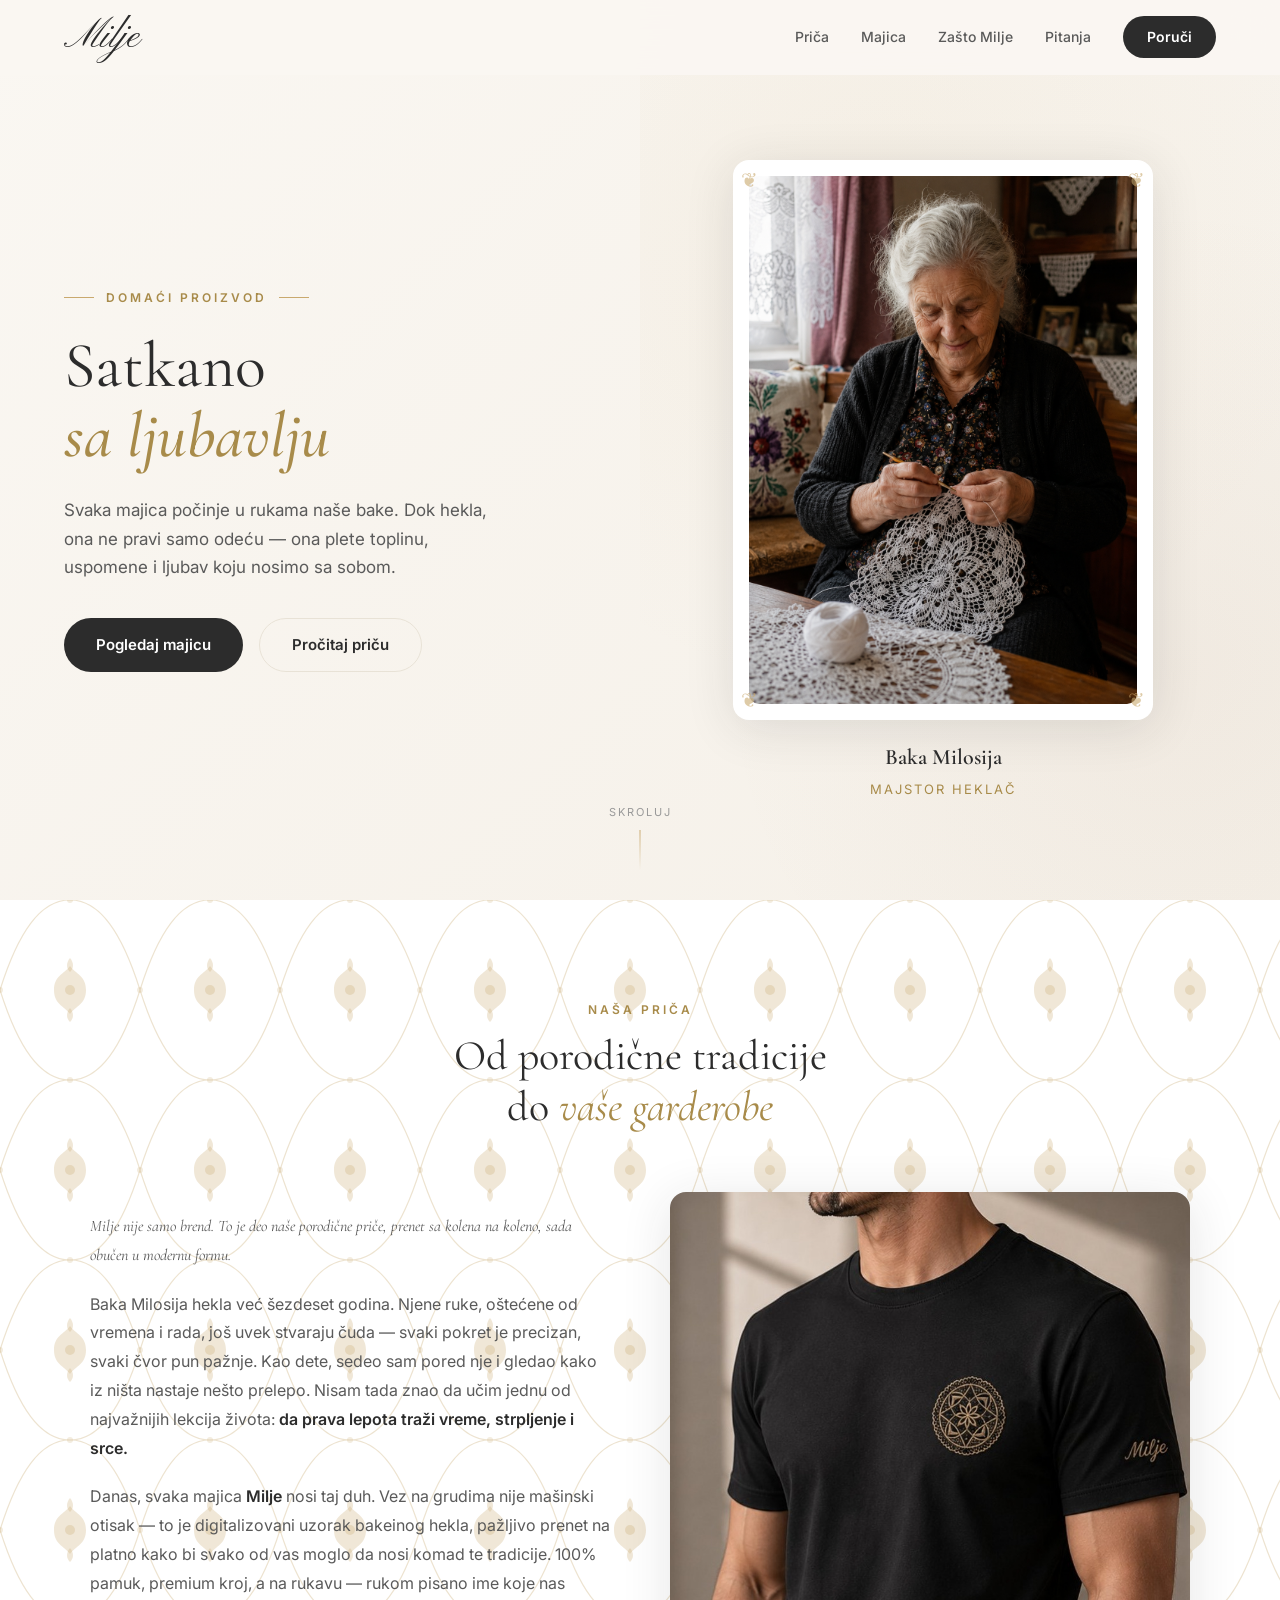
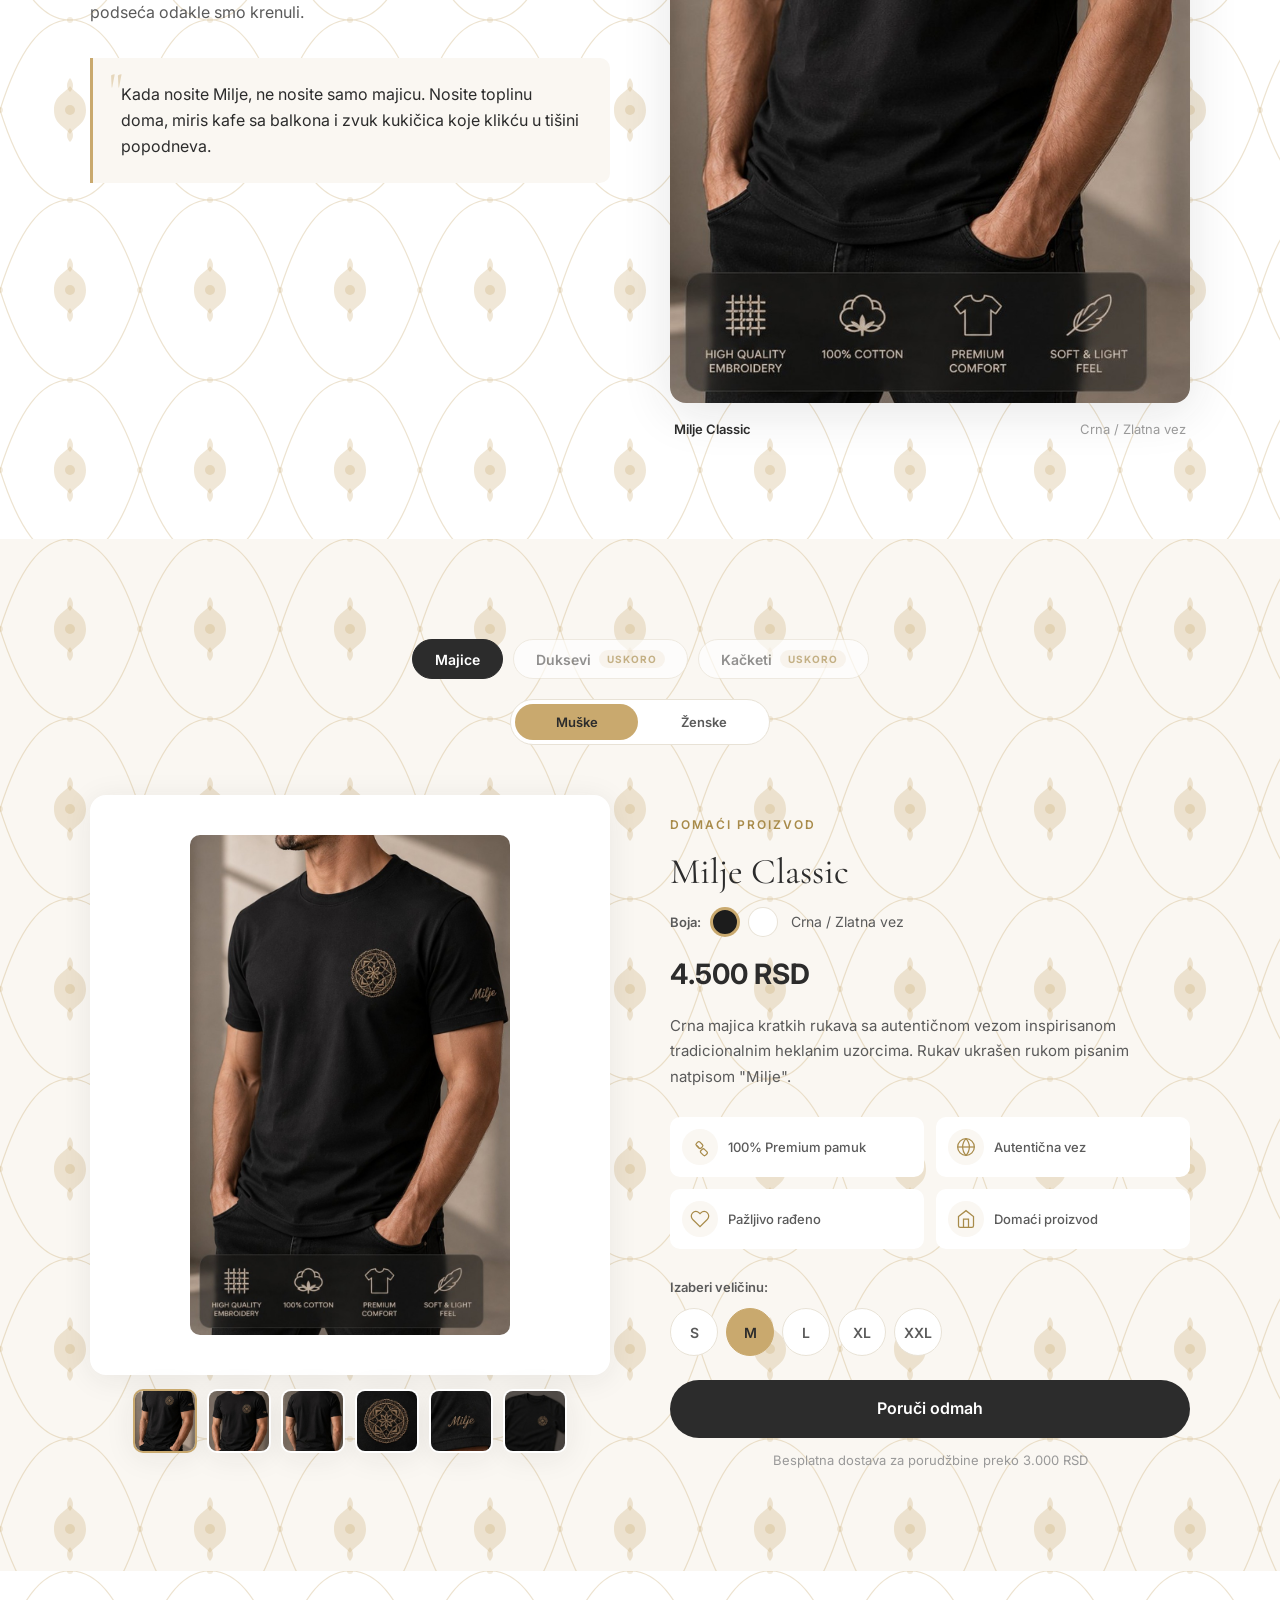
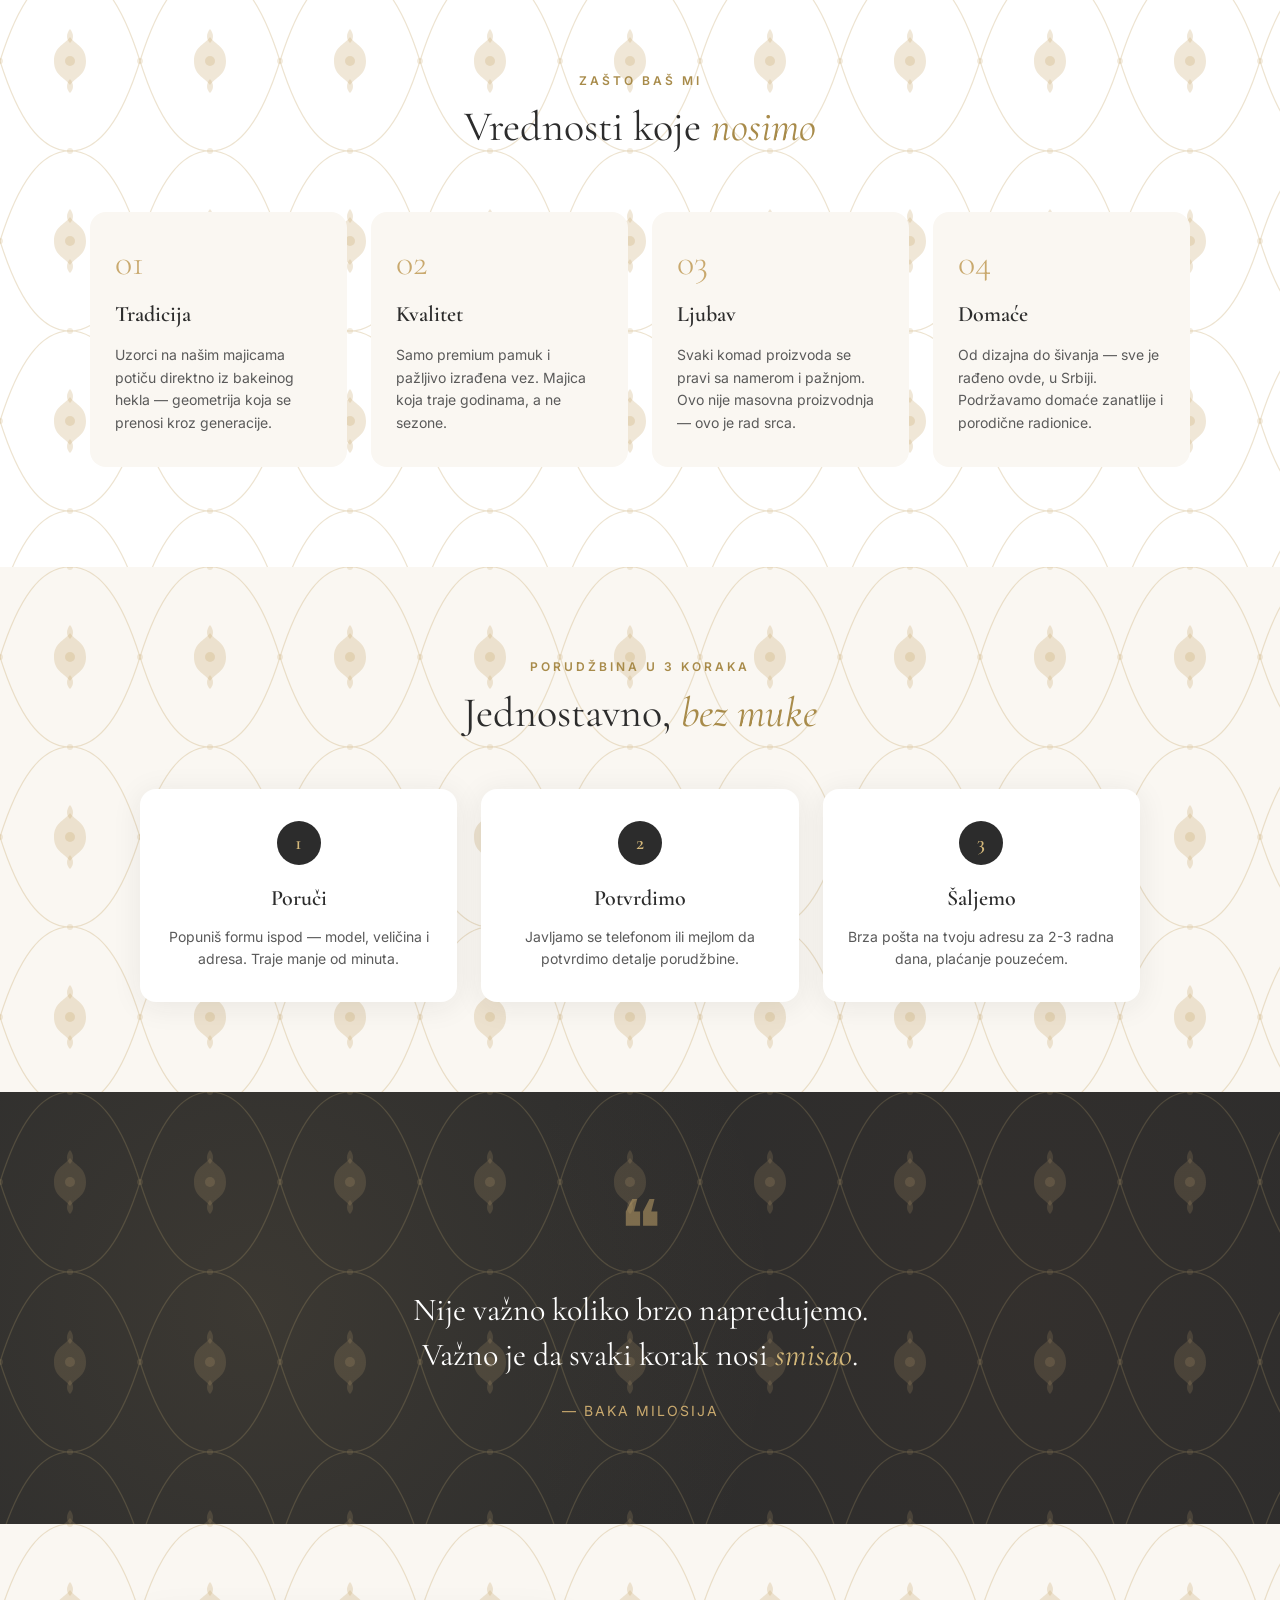
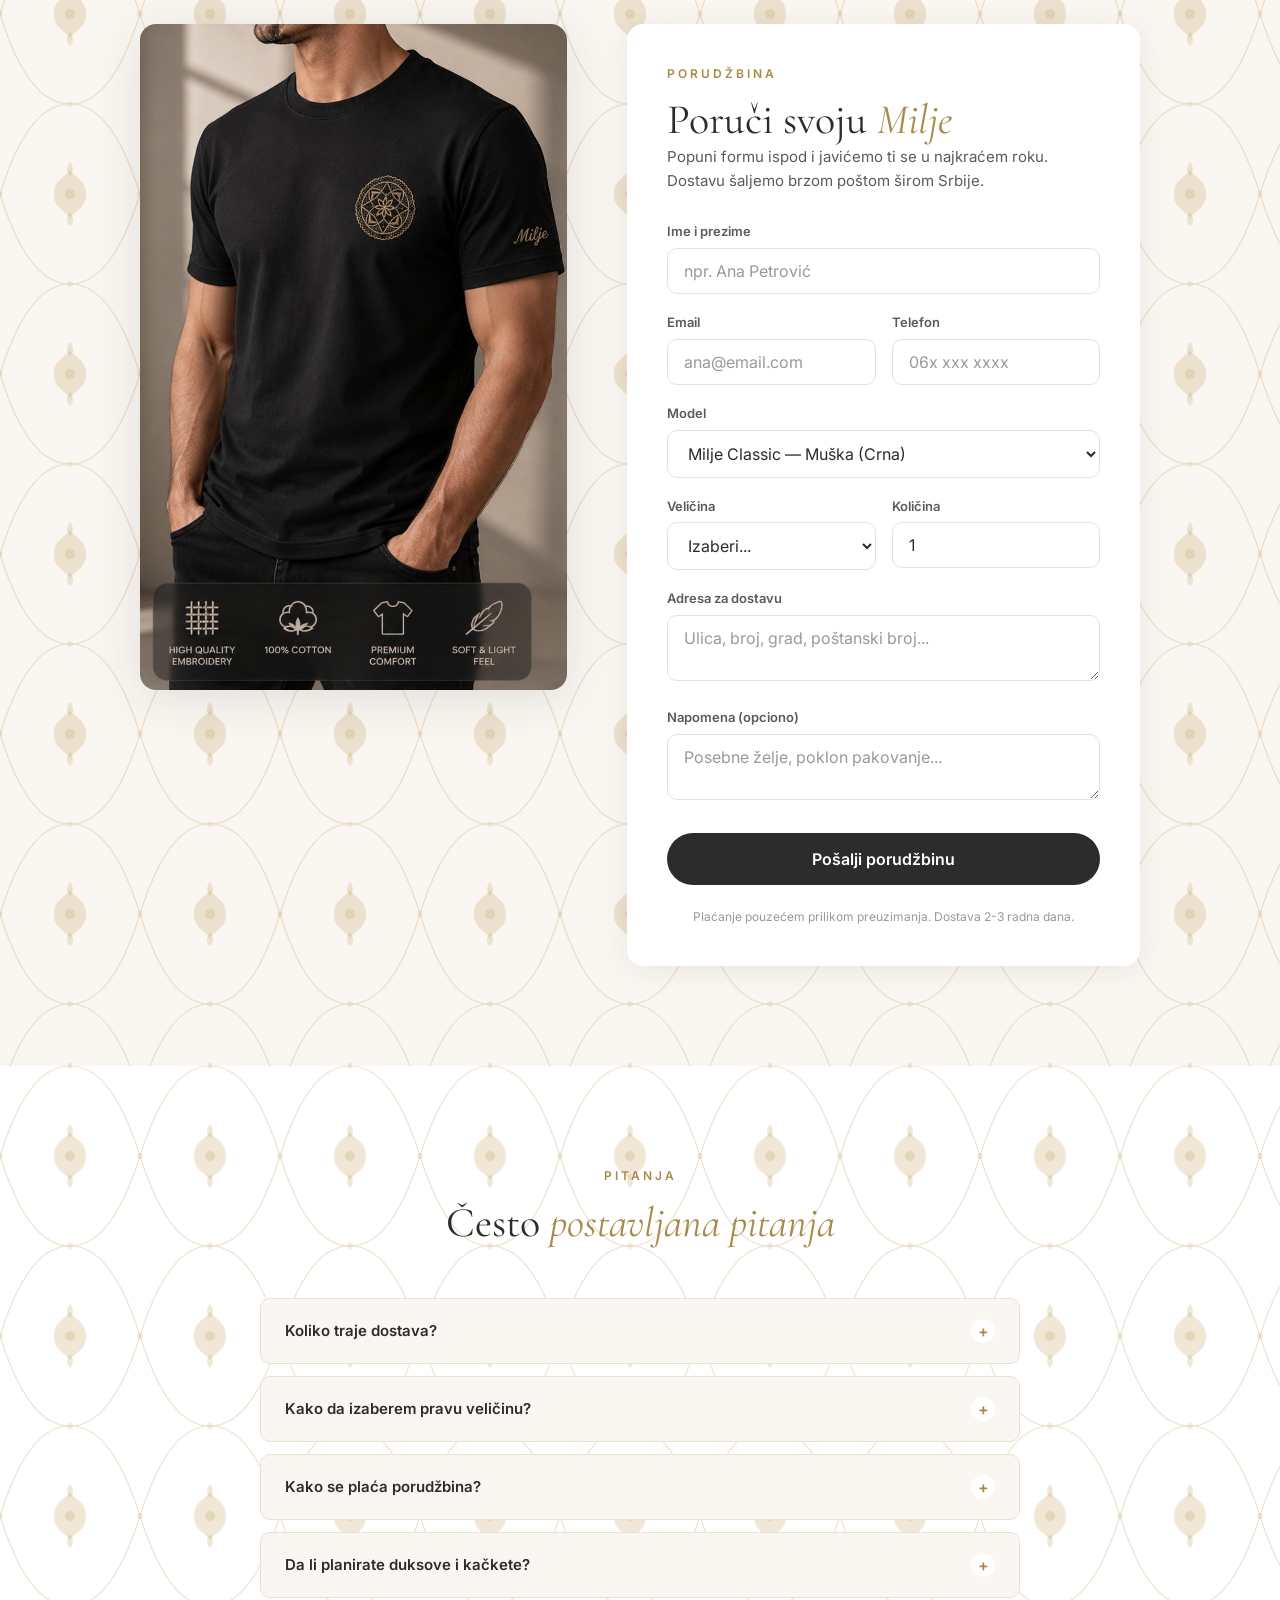
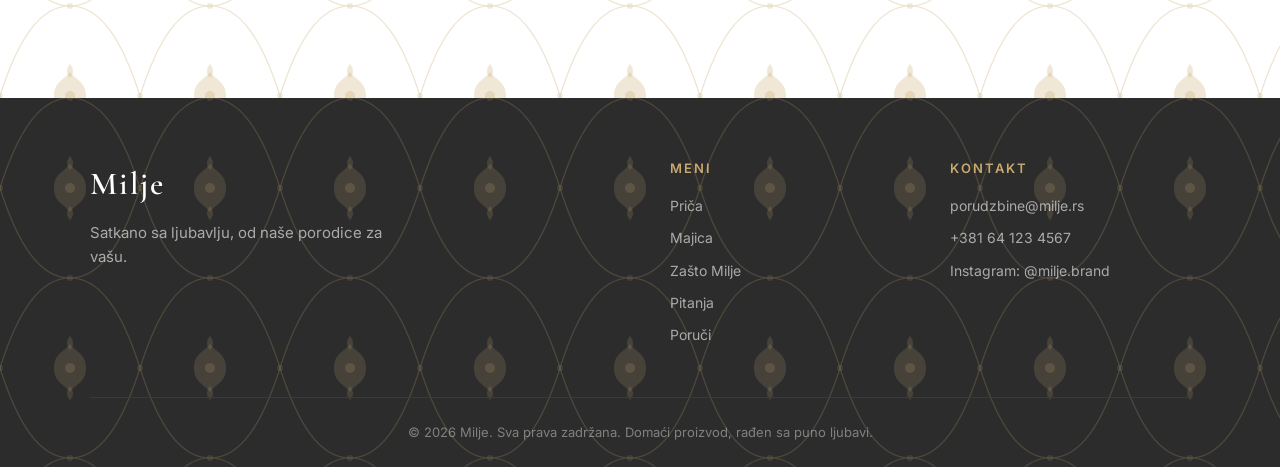
<file: milje-shop/index.html>
<!DOCTYPE html>
<html lang="sr">
<head>
    <meta charset="UTF-8">
    <meta name="viewport" content="width=device-width, initial-scale=1.0, maximum-scale=1.0, user-scalable=no">
    <meta name="theme-color" content="#2C2C2C">
    <meta name="description" content="Milje — Domaći proizvod satkan sa puno ljubavi. Muške i ženske majice ukrašene tradicionalnom vezom, rađene u duhu porodičnog zanata.">
    <title>Milje — Satkano sa ljubavlju</title>

    <link rel="preconnect" href="https://fonts.googleapis.com">
    <link rel="preconnect" href="https://fonts.gstatic.com" crossorigin>
    <link href="https://fonts.googleapis.com/css2?family=Cormorant+Garamond:ital,wght@0,400;0,500;0,600;0,700;1,400;1,500&family=Inter:wght@300;400;500;600&family=Pinyon+Script&display=swap" rel="stylesheet">
    <link rel="stylesheet" href="css/style.css">
</head>
<body>
    <!-- Navigation -->
    <nav class="navbar" id="navbar">
        <div class="nav-container">
            <a href="#" class="nav-logo">
                <span class="logo-text">Milje</span>
            </a>
            <button class="nav-toggle" onclick="toggleMenu()" aria-label="Meni">
                <span></span>
                <span></span>
                <span></span>
            </button>
            <div class="nav-menu" id="nav-menu">
                <a href="#prica" class="nav-link">Priča</a>
                <a href="#proizvod" class="nav-link">Majica</a>
                <a href="#zasto" class="nav-link">Zašto Milje</a>
                <a href="#pitanja" class="nav-link">Pitanja</a>
                <a href="#poruci" class="nav-link nav-cta">Poruči</a>
            </div>
        </div>
    </nav>

    <!-- Hero Section -->
    <section class="hero">
        <div class="hero-bg">
            <div class="hero-pattern"></div>
        </div>
        <div class="hero-container">
            <div class="hero-content">
                <div class="hero-badge">
                    <span class="badge-line"></span>
                    <span class="badge-text">Domaći proizvod</span>
                    <span class="badge-line"></span>
                </div>
                <h1 class="hero-title">
                    Satkano<br>
                    <em>sa ljubavlju</em>
                </h1>
                <p class="hero-subtitle">
                    Svaka majica počinje u rukama naše bake. Dok hekla, ona ne pravi samo odeću — 
                    ona plete toplinu, uspomene i ljubav koju nosimo sa sobom.
                </p>
                <div class="hero-actions">
                    <a href="#proizvod" class="btn-primary">Pogledaj majicu</a>
                    <a href="#prica" class="btn-secondary">Pročitaj priču</a>
                </div>
            </div>
            <div class="hero-visual">
                <div class="hero-photo-frame">
                    <img src="assets/baka.png" alt="Baka Milosija hekla Milje uzorke" style="width:100%;height:100%;object-fit:cover;border-radius:10px;">
                    <div class="photo-frame-ornament top-left">❦</div>
                    <div class="photo-frame-ornament top-right">❦</div>
                    <div class="photo-frame-ornament bottom-left">❦</div>
                    <div class="photo-frame-ornament bottom-right">❦</div>
                </div>
                <div class="hero-caption">
                    <span class="caption-name">Baka Milosija</span>
                    <span class="caption-title">Majstor heklač</span>
                </div>
            </div>
        </div>
        <div class="hero-scroll">
            <span>Skroluj</span>
            <div class="scroll-line"></div>
        </div>
    </section>

    <!-- Story Section -->
    <section class="story" id="prica">
        <div class="story-container">
            <div class="story-header">
                <span class="section-label">Naša priča</span>
                <h2 class="section-title">Od porodične tradicije<br>do <em>vaše garderobe</em></h2>
            </div>
            <div class="story-body">
                <div class="story-text">
                    <p class="story-lead">
                        Milje nije samo brend. To je deo naše porodične priče, prenet sa kolena na koleno, 
                        sada obučen u modernu formu.
                    </p>
                    <p>
                        Baka Milosija hekla već šezdeset godina. Njene ruke, oštećene od vremena i rada, 
                        još uvek stvaraju čuda — svaki pokret je precizan, svaki čvor pun pažnje. 
                        Kao dete, sedeo sam pored nje i gledao kako iz ništa nastaje nešto prelepo. 
                        Nisam tada znao da učim jednu od najvažnijih lekcija života: 
                        <strong>da prava lepota traži vreme, strpljenje i srce.</strong>
                    </p>
                    <p>
                        Danas, svaka majica <strong>Milje</strong> nosi taj duh. Vez na grudima nije 
                        mašinski otisak — to je digitalizovani uzorak bakeinog hekla, pažljivo prenet 
                        na platno kako bi svako od vas moglo da nosi komad te tradicije. 
                        100% pamuk, premium kroj, a na rukavu — rukom pisano ime koje nas podseća 
                        odakle smo krenuli.
                    </p>
                    <blockquote class="story-quote">
                        <span class="quote-mark">"</span>
                        Kada nosite Milje, ne nosite samo majicu. Nosite toplinu doma, 
                        miris kafe sa balkona i zvuk kukičica koje klikću u tišini popodneva.
                    </blockquote>
                </div>
                <div class="story-visual">
                    <div class="story-image-wrapper">
                        <img src="assets/product-model.jpg" alt="Milje majica — crna sa zlatnom vezom" class="story-image">
                        <div class="story-image-caption">
                            <span>Milje Classic</span>
                            <span>Crna / Zlatna vez</span>
                        </div>
                    </div>
                </div>
            </div>
        </div>
    </section>

    <!-- Product Section -->
    <section class="product" id="proizvod">
        <div class="product-container">
            <div class="category-tabs">
                <button class="cat-tab active" data-cat="majice" type="button">Majice</button>
                <button class="cat-tab is-soon" data-cat="duksevi" type="button" disabled>
                    Duksevi <span class="soon-badge">Uskoro</span>
                </button>
                <button class="cat-tab is-soon" data-cat="kacketi" type="button" disabled>
                    Kačketi <span class="soon-badge">Uskoro</span>
                </button>
            </div>

            <div class="gender-toggle" id="gender-toggle" role="tablist" aria-label="Muška ili ženska kolekcija">
                <button class="gender-btn active" data-gender="musko" type="button" role="tab" aria-selected="true">Muške</button>
                <button class="gender-btn" data-gender="zensko" type="button" role="tab" aria-selected="false">Ženske</button>
            </div>

            <div class="product-showcase">
                <div class="product-gallery">
                    <div class="product-main-image">
                        <img src="assets/product-model.jpg" alt="Milje majica" id="main-product-img">
                    </div>
                    <div class="gallery-thumbs" id="gallery-thumbs"></div>
                </div>
                <div class="product-details">
                    <span class="product-label">Domaći proizvod</span>
                    <h2 class="product-name" id="product-name">Milje Classic</h2>

                    <div class="color-picker">
                        <span class="color-picker-label">Boja:</span>
                        <button class="swatch swatch-crna active" data-color="crna" type="button" aria-label="Crna" aria-pressed="true"></button>
                        <button class="swatch swatch-bela" data-color="bela" type="button" aria-label="Bela" aria-pressed="false"></button>
                        <span class="color-name" id="product-color">Crna / Zlatna vez</span>
                    </div>

                    <p class="product-price" id="product-price">4.500 RSD</p>
                    <p class="product-desc" id="product-desc">
                        Crna majica kratkih rukava sa autentičnom vezom inspirisanom tradicionalnim
                        heklanim uzorcima. Rukav ukrašen rukom pisanim natpisom "Milje".
                    </p>

                    <div class="product-features">
                        <div class="feature">
                            <div class="feature-icon">
                                <svg width="20" height="20" viewBox="0 0 24 24" fill="none" stroke="currentColor" stroke-width="1.5">
                                    <path d="M20.2 17.6l-2.8-2.8a2 2 0 0 0-2.8 0l-1.4 1.4a2 2 0 0 0 0 2.8l2.8 2.8a2 2 0 0 0 2.8 0l1.4-1.4a2 2 0 0 0 0-2.8z"/>
                                    <path d="M7.8 10.4l2.8 2.8a2 2 0 0 0 2.8 0l1.4-1.4a2 2 0 0 0 0-2.8L12 6.2a2 2 0 0 0-2.8 0L7.8 7.6a2 2 0 0 0 0 2.8z"/>
                                    <path d="M11 13l-3-3"/>
                                </svg>
                            </div>
                            <span>100% Premium pamuk</span>
                        </div>
                        <div class="feature">
                            <div class="feature-icon">
                                <svg width="20" height="20" viewBox="0 0 24 24" fill="none" stroke="currentColor" stroke-width="1.5">
                                    <circle cx="12" cy="12" r="10"/>
                                    <path d="M12 2a14.5 14.5 0 0 0 0 20 14.5 14.5 0 0 0 0-20"/>
                                    <path d="M2 12h20"/>
                                </svg>
                            </div>
                            <span>Autentična vez</span>
                        </div>
                        <div class="feature">
                            <div class="feature-icon">
                                <svg width="20" height="20" viewBox="0 0 24 24" fill="none" stroke="currentColor" stroke-width="1.5">
                                    <path d="M20.84 4.61a5.5 5.5 0 0 0-7.78 0L12 5.67l-1.06-1.06a5.5 5.5 0 0 0-7.78 7.78l1.06 1.06L12 21.23l7.78-7.78 1.06-1.06a5.5 5.5 0 0 0 0-7.78z"/>
                                </svg>
                            </div>
                            <span>Pažljivo rađeno</span>
                        </div>
                        <div class="feature">
                            <div class="feature-icon">
                                <svg width="20" height="20" viewBox="0 0 24 24" fill="none" stroke="currentColor" stroke-width="1.5">
                                    <path d="M3 9l9-7 9 7v11a2 2 0 0 1-2 2H5a2 2 0 0 1-2-2z"/>
                                    <polyline points="9 22 9 12 15 12 15 22"/>
                                </svg>
                            </div>
                            <span>Domaći proizvod</span>
                        </div>
                    </div>

                    <div class="product-sizes">
                        <label>Izaberi veličinu:</label>
                        <div class="size-options">
                            <button class="size-btn" data-size="S">S</button>
                            <button class="size-btn active" data-size="M">M</button>
                            <button class="size-btn" data-size="L">L</button>
                            <button class="size-btn" data-size="XL">XL</button>
                            <button class="size-btn" data-size="XXL">XXL</button>
                        </div>
                    </div>

                    <div class="product-actions">
                        <a href="#poruci" class="btn-buy">Poruči odmah</a>
                        <p class="product-note">Besplatna dostava za porudžbine preko 3.000 RSD</p>
                    </div>
                </div>
            </div>
        </div>
    </section>

    <!-- Why Milje Section -->
    <section class="why" id="zasto">
        <div class="why-container">
            <div class="why-header">
                <span class="section-label">Zašto baš mi</span>
                <h2 class="section-title">Vrednosti koje <em>nosimo</em></h2>
            </div>
            <div class="why-grid">
                <div class="why-card">
                    <div class="why-number">01</div>
                    <h3>Tradicija</h3>
                    <p>Uzorci na našim majicama potiču direktno iz bakeinog hekla — 
                    geometrija koja se prenosi kroz generacije.</p>
                </div>
                <div class="why-card">
                    <div class="why-number">02</div>
                    <h3>Kvalitet</h3>
                    <p>Samo premium pamuk i pažljivo izrađena vez. 
                    Majica koja traje godinama, a ne sezone.</p>
                </div>
                <div class="why-card">
                    <div class="why-number">03</div>
                    <h3>Ljubav</h3>
                    <p>Svaki komad proizvoda se pravi sa namerom i pažnjom. 
                    Ovo nije masovna proizvodnja — ovo je rad srca.</p>
                </div>
                <div class="why-card">
                    <div class="why-number">04</div>
                    <h3>Domaće</h3>
                    <p>Od dizajna do šivanja — sve je rađeno ovde, u Srbiji. 
                    Podržavamo domaće zanatlije i porodične radionice.</p>
                </div>
            </div>
        </div>
    </section>

    <!-- Order Steps Section -->
    <section class="steps" id="kako-poruciti">
        <div class="steps-container">
            <div class="steps-header">
                <span class="section-label">Porudžbina u 3 koraka</span>
                <h2 class="section-title">Jednostavno, <em>bez muke</em></h2>
            </div>
            <div class="steps-grid">
                <div class="step-card">
                    <div class="step-number">1</div>
                    <h3>Poruči</h3>
                    <p>Popuniš formu ispod — model, veličina i adresa. Traje manje od minuta.</p>
                </div>
                <div class="step-card">
                    <div class="step-number">2</div>
                    <h3>Potvrdimo</h3>
                    <p>Javljamo se telefonom ili mejlom da potvrdimo detalje porudžbine.</p>
                </div>
                <div class="step-card">
                    <div class="step-number">3</div>
                    <h3>Šaljemo</h3>
                    <p>Brza pošta na tvoju adresu za 2-3 radna dana, plaćanje pouzećem.</p>
                </div>
            </div>
        </div>
    </section>

    <!-- Quote Banner -->
    <section class="quote-banner">
        <div class="quote-banner-content">
            <span class="quote-banner-mark">❝</span>
            <p class="quote-banner-text">
                Nije važno koliko brzo napredujemo.<br>
                Važno je da svaki korak nosi <em>smisao</em>.
            </p>
            <span class="quote-banner-author">— Baka Milosija</span>
        </div>
    </section>

    <!-- Order Section -->
    <section class="order" id="poruci">
        <div class="order-container">
            <div class="order-visual">
                <img src="assets/product-model.jpg" alt="Milje majica">
            </div>
            <div class="order-form-wrapper">
                <span class="section-label">Porudžbina</span>
                <h2 class="section-title">Poruči svoju <em>Milje</em></h2>
                <p class="order-subtitle">
                    Popuni formu ispod i javićemo ti se u najkraćem roku. 
                    Dostavu šaljemo brzom poštom širom Srbije.
                </p>

                <form class="order-form" onsubmit="handleOrder(event)">
                    <div class="form-group">
                        <label>Ime i prezime</label>
                        <input type="text" name="ime" placeholder="npr. Ana Petrović" required>
                    </div>
                    <div class="form-row">
                        <div class="form-group">
                            <label>Email</label>
                            <input type="email" name="email" placeholder="ana@email.com" required>
                        </div>
                        <div class="form-group">
                            <label>Telefon</label>
                            <input type="tel" name="telefon" placeholder="06x xxx xxxx" required>
                        </div>
                    </div>
                    <div class="form-group">
                        <label>Model</label>
                        <select name="model" id="order-model" required>
                            <option value="Milje Classic — Muška (Crna)">Milje Classic — Muška (Crna)</option>
                            <option value="Milje Classic — Muška (Bela)">Milje Classic — Muška (Bela)</option>
                            <option value="Milje Classic — Ženska (Crna)">Milje Classic — Ženska (Crna)</option>
                            <option value="Milje Classic — Ženska (Bela)">Milje Classic — Ženska (Bela)</option>
                        </select>
                    </div>
                    <div class="form-row">
                        <div class="form-group">
                            <label>Veličina</label>
                            <select name="velicina" required>
                                <option value="">Izaberi...</option>
                                <option value="S">S</option>
                                <option value="M">M</option>
                                <option value="L">L</option>
                                <option value="XL">XL</option>
                                <option value="XXL">XXL</option>
                            </select>
                        </div>
                        <div class="form-group">
                            <label>Količina</label>
                            <input type="number" name="kolicina" value="1" min="1" max="10" required>
                        </div>
                    </div>
                    <div class="form-group">
                        <label>Adresa za dostavu</label>
                        <textarea name="adresa" rows="2" placeholder="Ulica, broj, grad, poštanski broj..." required></textarea>
                    </div>
                    <div class="form-group">
                        <label>Napomena (opciono)</label>
                        <textarea name="napomena" rows="2" placeholder="Posebne želje, poklon pakovanje..."></textarea>
                    </div>
                    <button type="submit" class="btn-submit">Pošalji porudžbinu</button>
                    <p class="form-note">Plaćanje pouzećem prilikom preuzimanja. Dostava 2-3 radna dana.</p>
                </form>
            </div>
        </div>
    </section>

    <!-- FAQ Section -->
    <section class="faq" id="pitanja">
        <div class="faq-container">
            <div class="faq-header">
                <span class="section-label">Pitanja</span>
                <h2 class="section-title">Često <em>postavljana pitanja</em></h2>
            </div>
            <div class="faq-list">
                <div class="faq-item">
                    <button class="faq-question" type="button">
                        <span>Koliko traje dostava?</span>
                        <span class="faq-icon">+</span>
                    </button>
                    <div class="faq-answer">
                        <p>Šaljemo brzom poštom širom Srbije, dostava traje 2-3 radna dana od potvrde porudžbine. Za porudžbine preko 3.000 RSD dostava je besplatna.</p>
                    </div>
                </div>
                <div class="faq-item">
                    <button class="faq-question" type="button">
                        <span>Kako da izaberem pravu veličinu?</span>
                        <span class="faq-icon">+</span>
                    </button>
                    <div class="faq-answer">
                        <p>Majice su rađene u standardnom (regular) kroju. Ako si između dve veličine, preporučujemo da izabereš veću za opušteniji kroj. Nisi siguran/na — javi nam se pre porudžbine i pomažemo da izabereš.</p>
                    </div>
                </div>
                <div class="faq-item">
                    <button class="faq-question" type="button">
                        <span>Kako se plaća porudžbina?</span>
                        <span class="faq-icon">+</span>
                    </button>
                    <div class="faq-answer">
                        <p>Plaćanje je pouzećem — platiš kuriru prilikom preuzimanja pošiljke. Nema potrebe za unapred uplatom.</p>
                    </div>
                </div>
                <div class="faq-item">
                    <button class="faq-question" type="button">
                        <span>Da li planirate duksove i kačkete?</span>
                        <span class="faq-icon">+</span>
                    </button>
                    <div class="faq-answer">
                        <p>Da! Kolekcija dukseva i kačketa sa istim autentičnim vezom stiže uskoro — prati nas na Instagramu (@milje.brand) da ne propustiš.</p>
                    </div>
                </div>
            </div>
        </div>
    </section>

    <!-- Footer -->
    <footer class="footer">
        <div class="footer-container">
            <div class="footer-brand">
                <span class="footer-logo">Milje</span>
                <p class="footer-tagline">Satkano sa ljubavlju, od naše porodice za vašu.</p>
            </div>
            <div class="footer-links">
                <div class="footer-col">
                    <h4>Meni</h4>
                    <a href="#prica">Priča</a>
                    <a href="#proizvod">Majica</a>
                    <a href="#zasto">Zašto Milje</a>
                    <a href="#pitanja">Pitanja</a>
                    <a href="#poruci">Poruči</a>
                </div>
                <div class="footer-col">
                    <h4>Kontakt</h4>
                    <a href="mailto:porudzbine@milje.rs">porudzbine@milje.rs</a>
                    <a href="tel:+381641234567">+381 64 123 4567</a>
                    <span>Instagram: @milje.brand</span>
                </div>
            </div>
        </div>
        <div class="footer-bottom">
            <p>© 2026 Milje. Sva prava zadržana. Domaći proizvod, rađen sa puno ljubavi.</p>
        </div>
    </footer>

    <!-- Success Modal -->
    <div id="success-modal" class="modal-overlay hidden">
        <div class="modal">
            <div class="modal-icon">✦</div>
            <h3>Hvala na poverenju!</h3>
            <p>Vaša porudžbina je primljena. Javićemo vam se uskoro na telefon ili email kako bismo potvrdili detalje.</p>
            <button class="btn-primary" onclick="closeModal()">Zatvori</button>
        </div>
    </div>

    <script src="js/app.js"></script>
</body>
</html>
</file>
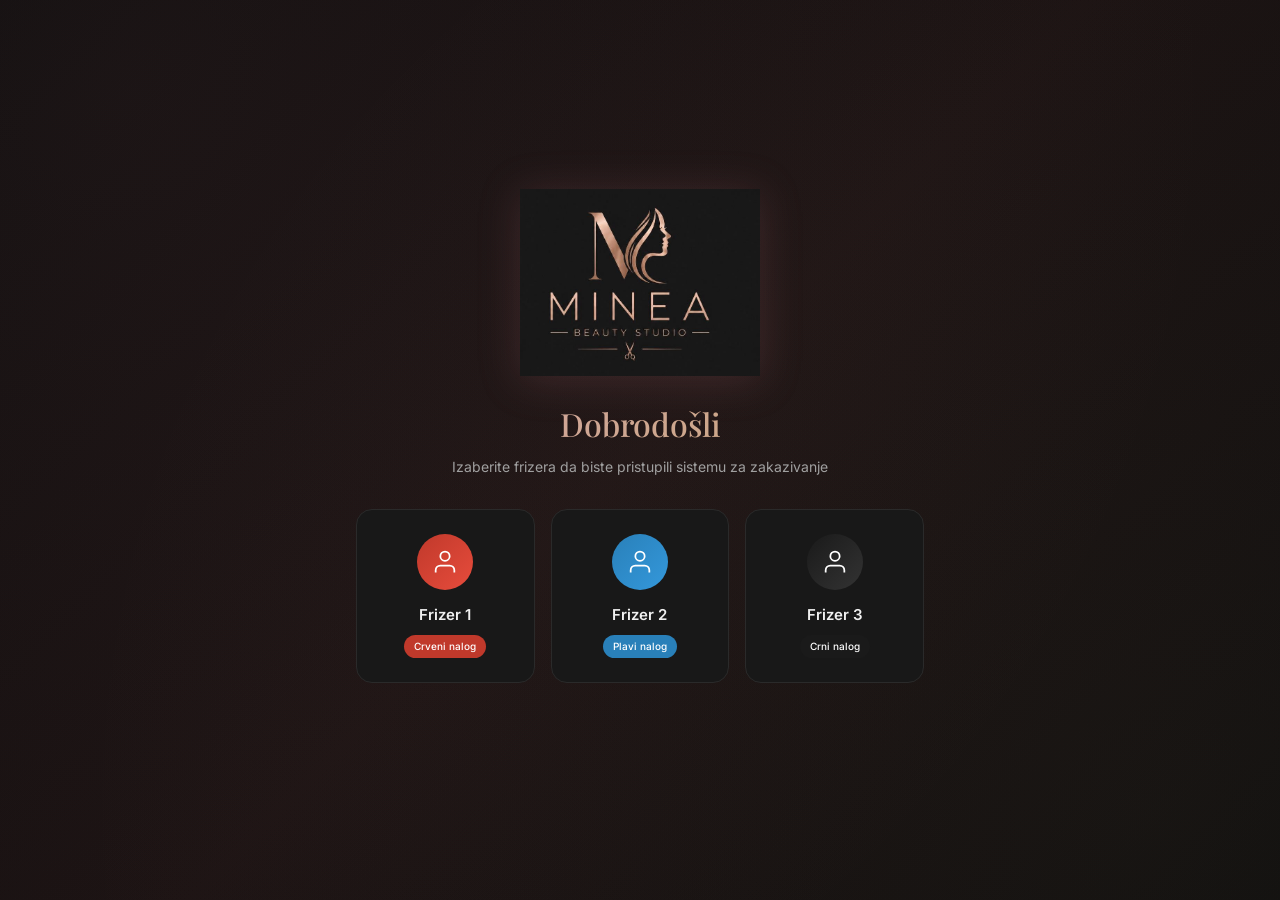
<file: minea/index.html>
<!DOCTYPE html>
<html lang="sr">
<head>
    <meta charset="UTF-8">
    <meta name="viewport" content="width=device-width, initial-scale=1.0, maximum-scale=1.0, user-scalable=no">
    <meta name="theme-color" content="#0c0c0c">
    <meta name="apple-mobile-web-app-capable" content="yes">
    <meta name="apple-mobile-web-app-status-bar-style" content="black-translucent">
    <meta name="apple-mobile-web-app-title" content="Minea">
    <meta name="mobile-web-app-capable" content="yes">
    <meta name="description" content="Minea Beauty Studio - Sistem za zakazivanje">

    <title>Minea Beauty Studio</title>

    <link rel="manifest" href="manifest.json">
    <link rel="apple-touch-icon" href="assets/icon-192.png">
    <link rel="icon" type="image/png" href="assets/icon-192.png">

    <link rel="preconnect" href="https://fonts.googleapis.com">
    <link rel="preconnect" href="https://fonts.gstatic.com" crossorigin>
    <link href="https://fonts.googleapis.com/css2?family=Playfair+Display:wght@400;500;600;700&family=Inter:wght@300;400;500;600&display=swap" rel="stylesheet">
    <link rel="stylesheet" href="css/style.css">
</head>
<body>
    <!-- Login Screen -->
    <div id="login-screen" class="screen active">
        <div class="login-container">
            <div class="logo-wrapper">
                <img src="assets/logo.jpeg" alt="Minea Beauty Studio" class="login-logo">
            </div>
            <h1 class="login-title">Dobrodošli</h1>
            <p class="login-subtitle">Izaberite frizera da biste pristupili sistemu za zakazivanje</p>

            <div class="frizers-grid">
                <div class="frizer-card" data-id="1" onclick="selectFrizer(1)">
                    <div class="frizer-avatar" style="background: linear-gradient(135deg, #C0392B, #E74C3C);">
                        <svg width="28" height="28" viewBox="0 0 24 24" fill="none" stroke="currentColor" stroke-width="1.5">
                            <path d="M20 21v-2a4 4 0 0 0-4-4H8a4 4 0 0 0-4 4v2"/>
                            <circle cx="12" cy="7" r="4"/>
                        </svg>
                    </div>
                    <h3>Frizer 1</h3>
                    <span class="frizer-color-tag" style="background: #C0392B;">Crveni nalog</span>
                </div>

                <div class="frizer-card" data-id="2" onclick="selectFrizer(2)">
                    <div class="frizer-avatar" style="background: linear-gradient(135deg, #2980B9, #3498DB);">
                        <svg width="28" height="28" viewBox="0 0 24 24" fill="none" stroke="currentColor" stroke-width="1.5">
                            <path d="M20 21v-2a4 4 0 0 0-4-4H8a4 4 0 0 0-4 4v2"/>
                            <circle cx="12" cy="7" r="4"/>
                        </svg>
                    </div>
                    <h3>Frizer 2</h3>
                    <span class="frizer-color-tag" style="background: #2980B9;">Plavi nalog</span>
                </div>

                <div class="frizer-card" data-id="3" onclick="selectFrizer(3)">
                    <div class="frizer-avatar" style="background: linear-gradient(135deg, #1a1a1a, #333);">
                        <svg width="28" height="28" viewBox="0 0 24 24" fill="none" stroke="currentColor" stroke-width="1.5">
                            <path d="M20 21v-2a4 4 0 0 0-4-4H8a4 4 0 0 0-4 4v2"/>
                            <circle cx="12" cy="7" r="4"/>
                        </svg>
                    </div>
                    <h3>Frizer 3</h3>
                    <span class="frizer-color-tag" style="background: #1a1a1a;">Crni nalog</span>
                </div>
            </div>

            <div id="password-section" class="password-section hidden">
                <div class="password-input-wrapper">
                    <input type="password" id="password-input" placeholder="Unesite šifru..." onkeypress="if(event.key==='Enter')doLogin()">
                    <button class="btn-login" onclick="doLogin()">
                        <svg width="20" height="20" viewBox="0 0 24 24" fill="none" stroke="currentColor" stroke-width="2">
                            <path d="M5 12h14M12 5l7 7-7 7"/>
                        </svg>
                    </button>
                </div>
                <p class="password-hint">Demo šifre: frizer1, frizer2, frizer3</p>
                <p id="login-error" class="login-error hidden">Pogrešna šifra. Pokušajte ponovo.</p>
            </div>
        </div>
    </div>

    <!-- Main App Screen -->
    <div id="app-screen" class="screen">
        <!-- Desktop Sidebar -->
        <aside class="sidebar desktop-only">
            <div class="sidebar-logo">
                <img src="assets/logo.jpeg" alt="Minea">
            </div>

            <nav class="sidebar-nav">
                <button class="nav-item active" onclick="showView('calendar', this)">
                    <svg width="20" height="20" viewBox="0 0 24 24" fill="none" stroke="currentColor" stroke-width="1.5">
                        <rect x="3" y="4" width="18" height="18" rx="2" ry="2"/>
                        <line x1="16" y1="2" x2="16" y2="6"/>
                        <line x1="8" y1="2" x2="8" y2="6"/>
                        <line x1="3" y1="10" x2="21" y2="10"/>
                    </svg>
                    <span>Kalendar</span>
                </button>
                <button class="nav-item" onclick="showView('clients', this)">
                    <svg width="20" height="20" viewBox="0 0 24 24" fill="none" stroke="currentColor" stroke-width="1.5">
                        <path d="M17 21v-2a4 4 0 0 0-4-4H5a4 4 0 0 0-4 4v2"/>
                        <circle cx="9" cy="7" r="4"/>
                        <path d="M23 21v-2a4 4 0 0 0-3-3.87"/>
                        <path d="M16 3.13a4 4 0 0 1 0 7.75"/>
                    </svg>
                    <span>Klijenti</span>
                </button>
                <button class="nav-item" onclick="showView('stats', this)">
                    <svg width="20" height="20" viewBox="0 0 24 24" fill="none" stroke="currentColor" stroke-width="1.5">
                        <line x1="18" y1="20" x2="18" y2="10"/>
                        <line x1="12" y1="20" x2="12" y2="4"/>
                        <line x1="6" y1="20" x2="6" y2="14"/>
                    </svg>
                    <span>Statistika</span>
                </button>
            </nav>

            <div class="sidebar-footer">
                <div class="current-user-badge">
                    <div class="user-avatar" id="user-avatar">F1</div>
                    <div class="user-info">
                        <span class="user-name" id="sidebar-user-name">Frizer 1</span>
                        <span class="user-role">Frizer</span>
                    </div>
                </div>
                <button class="btn-logout" onclick="logout()">
                    <svg width="18" height="18" viewBox="0 0 24 24" fill="none" stroke="currentColor" stroke-width="1.5">
                        <path d="M9 21H5a2 2 0 0 1-2-2V5a2 2 0 0 1 2-2h4"/>
                        <polyline points="16 17 21 12 16 7"/>
                        <line x1="21" y1="12" x2="9" y2="12"/>
                    </svg>
                    Odjavi se
                </button>
            </div>
        </aside>

        <!-- Main Content -->
        <main class="main-content">
            <!-- Header -->
            <header class="app-header">
                <div class="header-left">
                    <div class="mobile-header-logo mobile-only">
                        <img src="assets/logo.jpeg" alt="Minea">
                    </div>
                    <h2 id="page-title">Kalendar</h2>
                    <p class="header-date" id="header-date"></p>
                </div>
                <div class="header-right">
                    <div class="legend">
                        <div class="legend-item">
                            <span class="legend-dot" style="background: #C0392B;"></span>
                            <span class="legend-text">F1</span>
                        </div>
                        <div class="legend-item">
                            <span class="legend-dot" style="background: #2980B9;"></span>
                            <span class="legend-text">F2</span>
                        </div>
                        <div class="legend-item">
                            <span class="legend-dot" style="background: #1a1a1a; border: 1px solid #444;"></span>
                            <span class="legend-text">F3</span>
                        </div>
                    </div>
                </div>
            </header>

            <!-- Calendar View -->
            <div id="view-calendar" class="view active">
                <div class="calendar-toolbar">
                    <div class="week-nav">
                        <button class="btn-icon" onclick="changeWeek(-1)">
                            <svg width="20" height="20" viewBox="0 0 24 24" fill="none" stroke="currentColor" stroke-width="2">
                                <polyline points="15 18 9 12 15 6"/>
                            </svg>
                        </button>
                        <h3 id="week-range">Septembar 2026</h3>
                        <button class="btn-icon" onclick="changeWeek(1)">
                            <svg width="20" height="20" viewBox="0 0 24 24" fill="none" stroke="currentColor" stroke-width="2">
                                <polyline points="9 18 15 12 9 6"/>
                            </svg>
                        </button>
                        <button class="btn-today" onclick="goToToday()">Danas</button>
                    </div>
                    <button class="btn-primary" onclick="openNewAppointmentModal()">
                        <svg width="16" height="16" viewBox="0 0 24 24" fill="none" stroke="currentColor" stroke-width="2">
                            <line x1="12" y1="5" x2="12" y2="19"/>
                            <line x1="5" y1="12" x2="19" y2="12"/>
                        </svg>
                        <span class="btn-text-desktop">Novi termin</span>
                        <span class="btn-text-mobile">+</span>
                    </button>
                </div>

                <div class="calendar-wrapper">
                    <div class="calendar-header" id="calendar-header"></div>
                    <div class="calendar-body" id="calendar-body"></div>
                </div>
            </div>

            <!-- Clients View -->
            <div id="view-clients" class="view">
                <div class="clients-toolbar">
                    <div class="search-box">
                        <svg width="18" height="18" viewBox="0 0 24 24" fill="none" stroke="currentColor" stroke-width="1.5">
                            <circle cx="11" cy="11" r="8"/>
                            <line x1="21" y1="21" x2="16.65" y2="16.65"/>
                        </svg>
                        <input type="text" id="client-search" placeholder="Pretraži klijente..." oninput="filterClients()">
                    </div>
                </div>
                <div class="clients-grid" id="clients-grid"></div>
            </div>

            <!-- Stats View -->
            <div id="view-stats" class="view">
                <div class="stats-grid">
                    <div class="stat-card">
                        <div class="stat-icon" style="background: rgba(183, 110, 121, 0.15);">
                            <svg width="24" height="24" viewBox="0 0 24 24" fill="none" stroke="#B76E79" stroke-width="1.5">
                                <path d="M17 21v-2a4 4 0 0 0-4-4H5a4 4 0 0 0-4 4v2"/>
                                <circle cx="9" cy="7" r="4"/>
                            </svg>
                        </div>
                        <div class="stat-value" id="stat-total-clients">0</div>
                        <div class="stat-label">Ukupno klijenata</div>
                    </div>
                    <div class="stat-card">
                        <div class="stat-icon" style="background: rgba(183, 110, 121, 0.15);">
                            <svg width="24" height="24" viewBox="0 0 24 24" fill="none" stroke="#B76E79" stroke-width="1.5">
                                <rect x="3" y="4" width="18" height="18" rx="2" ry="2"/>
                                <line x1="16" y1="2" x2="16" y2="6"/>
                                <line x1="8" y1="2" x2="8" y2="6"/>
                                <line x1="3" y1="10" x2="21" y2="10"/>
                            </svg>
                        </div>
                        <div class="stat-value" id="stat-total-appointments">0</div>
                        <div class="stat-label">Zakazani termini</div>
                    </div>
                    <div class="stat-card">
                        <div class="stat-icon" style="background: rgba(183, 110, 121, 0.15);">
                            <svg width="24" height="24" viewBox="0 0 24 24" fill="none" stroke="#B76E79" stroke-width="1.5">
                                <circle cx="12" cy="12" r="10"/>
                                <polyline points="12 6 12 12 16 14"/>
                            </svg>
                        </div>
                        <div class="stat-value" id="stat-hours">0</div>
                        <div class="stat-label">Sati rada</div>
                    </div>
                    <div class="stat-card">
                        <div class="stat-icon" style="background: rgba(183, 110, 121, 0.15);">
                            <svg width="24" height="24" viewBox="0 0 24 24" fill="none" stroke="#B76E79" stroke-width="1.5">
                                <line x1="12" y1="1" x2="12" y2="23"/>
                                <path d="M17 5H9.5a3.5 3.5 0 0 0 0 7h5a3.5 3.5 0 0 1 0 7H6"/>
                            </svg>
                        </div>
                        <div class="stat-value" id="stat-revenue">0 RSD</div>
                        <div class="stat-label">Procenat prihod</div>
                    </div>
                </div>

                <div class="stats-charts">
                    <div class="chart-card">
                        <h3>Termini po frizeru</h3>
                        <div class="chart-bars" id="chart-frizers"></div>
                    </div>
                    <div class="chart-card">
                        <h3>Najpopularnije usluge</h3>
                        <div class="chart-bars" id="chart-services"></div>
                    </div>
                </div>
            </div>
        </main>

        <!-- Mobile Bottom Navigation -->
        <nav class="mobile-nav mobile-only">
            <button class="mobile-nav-item active" onclick="showView('calendar', this)" data-view="calendar">
                <svg width="22" height="22" viewBox="0 0 24 24" fill="none" stroke="currentColor" stroke-width="1.5">
                    <rect x="3" y="4" width="18" height="18" rx="2" ry="2"/>
                    <line x1="16" y1="2" x2="16" y2="6"/>
                    <line x1="8" y1="2" x2="8" y2="6"/>
                    <line x1="3" y1="10" x2="21" y2="10"/>
                </svg>
                <span>Kalendar</span>
            </button>
            <button class="mobile-nav-item" onclick="showView('clients', this)" data-view="clients">
                <svg width="22" height="22" viewBox="0 0 24 24" fill="none" stroke="currentColor" stroke-width="1.5">
                    <path d="M17 21v-2a4 4 0 0 0-4-4H5a4 4 0 0 0-4 4v2"/>
                    <circle cx="9" cy="7" r="4"/>
                    <path d="M23 21v-2a4 4 0 0 0-3-3.87"/>
                    <path d="M16 3.13a4 4 0 0 1 0 7.75"/>
                </svg>
                <span>Klijenti</span>
            </button>
            <button class="mobile-nav-item" onclick="showView('stats', this)" data-view="stats">
                <svg width="22" height="22" viewBox="0 0 24 24" fill="none" stroke="currentColor" stroke-width="1.5">
                    <line x1="18" y1="20" x2="18" y2="10"/>
                    <line x1="12" y1="20" x2="12" y2="4"/>
                    <line x1="6" y1="20" x2="6" y2="14"/>
                </svg>
                <span>Statistika</span>
            </button>
            <button class="mobile-nav-item" onclick="logout()">
                <svg width="22" height="22" viewBox="0 0 24 24" fill="none" stroke="currentColor" stroke-width="1.5">
                    <path d="M9 21H5a2 2 0 0 1-2-2V5a2 2 0 0 1 2-2h4"/>
                    <polyline points="16 17 21 12 16 7"/>
                    <line x1="21" y1="12" x2="9" y2="12"/>
                </svg>
                <span>Izloguj</span>
            </button>
        </nav>
    </div>

    <!-- New/Edit Appointment Modal -->
    <div id="appointment-modal" class="modal-overlay hidden">
        <div class="modal">
            <div class="modal-header">
                <h3 id="modal-title">Novi termin</h3>
                <button class="btn-close" onclick="closeModal()">
                    <svg width="20" height="20" viewBox="0 0 24 24" fill="none" stroke="currentColor" stroke-width="2">
                        <line x1="18" y1="6" x2="6" y2="18"/>
                        <line x1="6" y1="6" x2="18" y2="18"/>
                    </svg>
                </button>
            </div>
            <div class="modal-body">
                <input type="hidden" id="edit-id">
                <div class="form-group">
                    <label>Ime klijenta</label>
                    <input type="text" id="app-client" placeholder="npr. Ana Petrović">
                </div>
                <div class="form-row">
                    <div class="form-group">
                        <label>Datum</label>
                        <input type="date" id="app-date">
                    </div>
                    <div class="form-group">
                        <label>Vreme</label>
                        <select id="app-time">
                            <option value="09:00">09:00</option>
                            <option value="09:30">09:30</option>
                            <option value="10:00">10:00</option>
                            <option value="10:30">10:30</option>
                            <option value="11:00">11:00</option>
                            <option value="11:30">11:30</option>
                            <option value="12:00">12:00</option>
                            <option value="12:30">12:30</option>
                            <option value="13:00">13:00</option>
                            <option value="13:30">13:30</option>
                            <option value="14:00">14:00</option>
                            <option value="14:30">14:30</option>
                            <option value="15:00">15:00</option>
                            <option value="15:30">15:30</option>
                            <option value="16:00">16:00</option>
                            <option value="16:30">16:30</option>
                            <option value="17:00">17:00</option>
                            <option value="17:30">17:30</option>
                            <option value="18:00">18:00</option>
                        </select>
                    </div>
                </div>
                <div class="form-row">
                    <div class="form-group">
                        <label>Usluga</label>
                        <select id="app-service">
                            <option value="Šišanje">Šišanje</option>
                            <option value="Feniranje">Feniranje</option>
                            <option value="Bojenje">Bojenje</option>
                            <option value="Svečana frizura">Svečana frizura</option>
                            <option value="Nega kose">Nega kose</option>
                            <option value="Manikir">Manikir</option>
                            <option value="Pedikir">Pedikir</option>
                            <option value="Šminkanje">Šminkanje</option>
                        </select>
                    </div>
                    <div class="form-group">
                        <label>Trajanje</label>
                        <select id="app-duration">
                            <option value="30">30 min</option>
                            <option value="45">45 min</option>
                            <option value="60" selected>60 min</option>
                            <option value="90">90 min</option>
                            <option value="120">120 min</option>
                        </select>
                    </div>
                </div>
                <div class="form-group">
                    <label>Napomena</label>
                    <textarea id="app-note" rows="2" placeholder="Dodatne informacije..."></textarea>
                </div>
            </div>
            <div class="modal-footer">
                <button class="btn-secondary" onclick="closeModal()">Otkaži</button>
                <button class="btn-danger hidden" id="btn-delete" onclick="deleteAppointment()">Obriši</button>
                <button class="btn-primary" onclick="saveAppointment()">Sačuvaj termin</button>
            </div>
        </div>
    </div>

    <!-- Toast Notification -->
    <div id="toast" class="toast hidden">
        <span id="toast-message"></span>
    </div>

    <script src="js/app.js"></script>
    <script>
        if ('serviceWorker' in navigator) {
            navigator.serviceWorker.register('sw.js').catch(() => {});
        }
    </script>
</body>
</html>
</file>
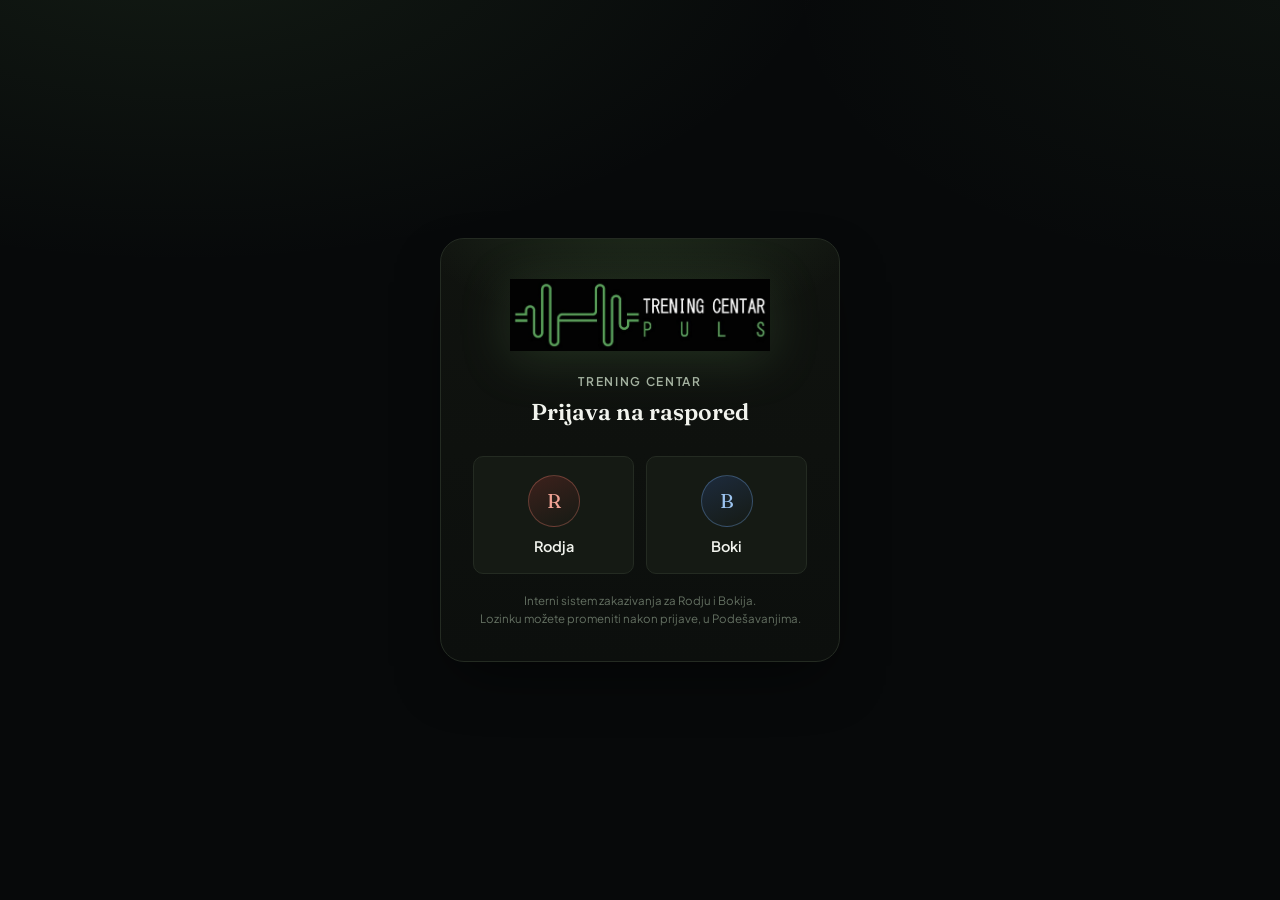
<file: puls-treningcentar/index.html>
<!doctype html>
<html lang="sr">
<head>
<meta charset="utf-8">
<meta name="viewport" content="width=device-width, initial-scale=1">
<title>Puls — Raspored treninga</title>
<link rel="preconnect" href="https://fonts.googleapis.com">
<link rel="preconnect" href="https://fonts.gstatic.com" crossorigin>
<link rel="stylesheet" href="https://fonts.googleapis.com/css2?family=Fraunces:ital,wght@0,300;0,500;0,600;0,900;1,500&family=Plus+Jakarta+Sans:wght@400;500;600;700;800&display=swap">
<style>
/* ===== Puls — design tokens ===== */
:root{
  --bg:#07090a;
  --bg-soft:#0c0f0d;
  --panel:#10130f;
  --panel-2:#151a14;
  --border:#242b22;
  --border-soft:#1a1f18;
  --accent:#79b869;
  --accent-strong:#9bd987;
  --accent-dim:#2f4128;
  --accent-ink:#0a1207;
  --text:#f2f4ee;
  --text-muted:#a7b3a3;
  --text-faint:#647062;
  --danger:#e0796b;
  --danger-dim:#3a231e;
  --warn:#dcb767;
  --warn-dim:#3a3120;
  --rodja:#e07a68;
  --rodja-strong:#f0a294;
  --rodja-dim:#3d211c;
  --boki:#6fa3e0;
  --boki-strong:#9cc4f0;
  --boki-dim:#1d2b3d;
  --shadow-lg:0 24px 60px -20px rgba(0,0,0,.65);
  --shadow-sm:0 6px 18px -8px rgba(0,0,0,.5);
  --radius:16px;
  --radius-sm:10px;
  --font-display:'Fraunces',Georgia,'Times New Roman',serif;
  --font-body:'Plus Jakarta Sans',-apple-system,BlinkMacSystemFont,'Segoe UI',sans-serif;
}

*,*::before,*::after{box-sizing:border-box}
html{color-scheme:dark}
body{
  margin:0;
  background:
    radial-gradient(1100px 560px at 14% -8%, rgba(121,184,105,.10), transparent 60%),
    radial-gradient(900px 500px at 100% 0%, rgba(121,184,105,.05), transparent 55%),
    var(--bg);
  color:var(--text);
  font-family:var(--font-body);
  font-size:15px;
  line-height:1.5;
  -webkit-font-smoothing:antialiased;
  min-height:100vh;
}
h1,h2,h3,h4{font-family:var(--font-display);font-weight:600;margin:0;text-wrap:balance}
p{margin:0}
button{font-family:inherit}
a{color:inherit}
::selection{background:var(--accent-dim);color:var(--text)}
::-webkit-scrollbar{width:10px;height:10px}
::-webkit-scrollbar-thumb{background:var(--border);border-radius:8px}
::-webkit-scrollbar-track{background:transparent}
:focus-visible{outline:2px solid var(--accent-strong);outline-offset:2px;border-radius:6px}
@media (prefers-reduced-motion:reduce){*{animation-duration:.001ms !important;transition-duration:.001ms !important}}

.num{font-variant-numeric:tabular-nums}
.hidden{display:none !important}
.visually-hidden{position:absolute;width:1px;height:1px;overflow:hidden;clip:rect(0 0 0 0)}

/* ===== Login ===== */
.login-screen{
  min-height:100vh;
  display:flex;
  align-items:center;
  justify-content:center;
  padding:32px 20px;
}
.login-card{
  width:100%;
  max-width:400px;
  background:linear-gradient(180deg, var(--panel), var(--bg-soft));
  border:1px solid var(--border);
  border-radius:24px;
  padding:40px 32px 32px;
  box-shadow:var(--shadow-lg);
  position:relative;
  overflow:hidden;
}
.login-card::before{
  content:"";
  position:absolute;inset:-40% -10% auto -10%;height:260px;
  background:radial-gradient(closest-side, rgba(121,184,105,.16), transparent);
  pointer-events:none;
}
.login-logo{display:block;width:100%;max-width:260px;margin:0 auto 22px;filter:drop-shadow(0 8px 24px rgba(121,184,105,.18))}
.login-kicker{
  text-align:center;color:var(--text-muted);font-size:12px;letter-spacing:.14em;
  text-transform:uppercase;margin-bottom:4px;font-weight:600;
}
.login-title{text-align:center;font-size:23px;margin-bottom:26px;color:var(--text)}
.trainer-picker{display:grid;grid-template-columns:1fr 1fr;gap:12px;margin-bottom:6px}
.trainer-btn{
  border:1px solid var(--border);background:var(--panel-2);color:var(--text);
  border-radius:var(--radius-sm);padding:18px 10px;cursor:pointer;
  display:flex;flex-direction:column;align-items:center;gap:10px;
  transition:border-color .15s, transform .15s, background .15s;
  font-family:var(--font-body);
}
.trainer-btn:hover{border-color:var(--accent-dim);transform:translateY(-2px)}
.trainer-btn.active{border-color:var(--accent);background:linear-gradient(180deg, rgba(121,184,105,.14), rgba(121,184,105,.04))}
.trainer-btn[data-trainer="rodja"].active{border-color:var(--rodja);background:linear-gradient(180deg, var(--rodja-dim), rgba(224,122,104,.04))}
.trainer-btn[data-trainer="boki"].active{border-color:var(--boki);background:linear-gradient(180deg, var(--boki-dim), rgba(111,163,224,.04))}
.trainer-avatar{
  width:52px;height:52px;border-radius:50%;
  background:linear-gradient(155deg, var(--accent-dim), var(--panel-2));
  border:1px solid var(--border);
  display:flex;align-items:center;justify-content:center;
  font-family:var(--font-display);font-size:20px;color:var(--accent-strong);
  flex:0 0 auto;
}
.trainer-avatar.avatar-rodja{background:linear-gradient(155deg, var(--rodja-dim), var(--panel-2));color:var(--rodja-strong);border-color:rgba(224,122,104,.35)}
.trainer-avatar.avatar-boki{background:linear-gradient(155deg, var(--boki-dim), var(--panel-2));color:var(--boki-strong);border-color:rgba(111,163,224,.35)}
.trainer-name{font-weight:600;font-size:14.5px}
.login-form{margin-top:18px;display:none;flex-direction:column;gap:10px}
.login-form.show{display:flex}
.login-error{
  color:var(--danger);font-size:13px;text-align:center;min-height:16px;margin-top:8px;
}
.login-error.shake{animation:shake .4s}
@keyframes shake{10%,90%{transform:translateX(-1px)}20%,80%{transform:translateX(2px)}30%,50%,70%{transform:translateX(-4px)}40%,60%{transform:translateX(4px)}}
.login-hint{text-align:center;color:var(--text-faint);font-size:11.5px;margin-top:18px;line-height:1.6}

/* ===== Form elements ===== */
label{display:block;font-size:12px;color:var(--text-muted);margin-bottom:6px;font-weight:600;letter-spacing:.01em}
input[type=text],input[type=tel],input[type=password],input[type=date],input[type=time],input[type=number],textarea,select{
  width:100%;background:var(--bg-soft);border:1px solid var(--border);color:var(--text);
  border-radius:10px;padding:11px 13px;font-size:14.5px;font-family:var(--font-body);
}
textarea{resize:vertical;min-height:64px}
input::placeholder,textarea::placeholder{color:var(--text-faint)}
input:focus,textarea:focus,select:focus{border-color:var(--accent)}
.field{margin-bottom:14px}
.field-hint{font-size:11.5px;color:var(--text-faint);margin-top:6px}
.time-inputs{display:flex;align-items:center;gap:6px}
.time-inputs input{width:100%;text-align:center;-moz-appearance:textfield}
.time-inputs input::-webkit-outer-spin-button,.time-inputs input::-webkit-inner-spin-button{-webkit-appearance:none;margin:0}
.time-colon{font-family:var(--font-display);font-size:16px;color:var(--text-muted);flex:0 0 auto}
.field-row{display:grid;grid-template-columns:1fr 1fr;gap:12px}
.checkbox-row{display:flex;align-items:center;gap:8px;font-size:13.5px;color:var(--text-muted)}

.btn{
  border:1px solid var(--border);background:var(--panel-2);color:var(--text);
  padding:10px 16px;border-radius:10px;font-size:13.5px;font-weight:600;cursor:pointer;
  display:inline-flex;align-items:center;gap:8px;transition:border-color .15s, transform .1s, background .15s;
  white-space:nowrap;
}
.btn:hover{border-color:var(--accent-dim)}
.btn:active{transform:scale(.98)}
.btn:disabled{opacity:.45;cursor:not-allowed}
.btn-primary{background:linear-gradient(180deg, var(--accent), #5f9c50);border-color:transparent;color:var(--accent-ink)}
.btn-primary:hover{background:linear-gradient(180deg, var(--accent-strong), var(--accent))}
.btn-danger{color:var(--danger);border-color:var(--danger-dim)}
.btn-danger:hover{background:var(--danger-dim)}
.btn-ghost{background:transparent;border-color:transparent}
.btn-ghost:hover{background:var(--panel-2)}
.btn-block{width:100%;justify-content:center}
.btn-sm{padding:7px 11px;font-size:12.5px;border-radius:8px}

/* ===== App shell ===== */
.app-shell{display:flex;min-height:100vh}
.sidebar{
  width:236px;flex:0 0 236px;background:linear-gradient(180deg, var(--panel), var(--bg-soft));
  border-right:1px solid var(--border-soft);display:flex;flex-direction:column;padding:22px 16px;
  position:sticky;top:0;height:100vh;
}
.sidebar-logo{display:block;width:100%;margin-bottom:26px;padding:0 4px}
.nav{display:flex;flex-direction:column;gap:4px;flex:1}
.nav-item{
  display:flex;align-items:center;gap:11px;padding:11px 12px;border-radius:10px;
  color:var(--text-muted);cursor:pointer;font-size:14px;font-weight:600;border:1px solid transparent;
  transition:background .15s,color .15s;
}
.nav-item .ic{width:18px;height:18px;flex:0 0 18px;opacity:.85}
.nav-item:hover{background:var(--panel-2);color:var(--text)}
.nav-item.active{background:linear-gradient(180deg, rgba(121,184,105,.16), rgba(121,184,105,.05));color:var(--accent-strong);border-color:var(--border)}
.sidebar-foot{border-top:1px solid var(--border-soft);padding-top:14px;margin-top:10px}
.sidebar-foot #logout-btn{margin-top:8px}
.session-chip{display:flex;align-items:center;gap:10px;padding:8px;border-radius:10px}
.session-chip .trainer-avatar{width:34px;height:34px;font-size:14px}
.session-meta{flex:1;min-width:0}
.session-name{font-size:13.5px;font-weight:700;color:var(--text)}
.session-role{font-size:11px;color:var(--text-faint)}
.sync-dot{width:7px;height:7px;border-radius:50%;background:var(--accent);flex:0 0 7px}
.sync-dot.busy{background:var(--warn);animation:pulse 1s infinite}
.sync-dot.off{background:var(--danger)}
@keyframes pulse{0%,100%{opacity:1}50%{opacity:.3}}

.main{flex:1;min-width:0;padding:30px 36px 60px}
.topbar{display:flex;align-items:flex-end;justify-content:space-between;gap:16px;margin-bottom:26px;flex-wrap:wrap}
.topbar h1{font-size:26px}
.topbar .sub{color:var(--text-muted);font-size:13.5px;margin-top:4px}
.topbar-actions{display:flex;align-items:center;gap:10px}

/* ===== Toast ===== */
#toast-root{position:fixed;bottom:22px;right:22px;display:flex;flex-direction:column;gap:8px;z-index:400}
.toast{
  background:var(--panel-2);border:1px solid var(--border);color:var(--text);padding:12px 16px;
  border-radius:12px;font-size:13.5px;box-shadow:var(--shadow-sm);min-width:220px;
  animation:toast-in .18s ease-out;
}
.toast.error{border-color:var(--danger-dim);color:#f3b3aa}
.toast.success{border-color:var(--accent-dim)}
@keyframes toast-in{from{opacity:0;transform:translateY(6px)}to{opacity:1;transform:translateY(0)}}

/* ===== Calendar ===== */
.cal-nav{display:flex;align-items:center;gap:10px}
.cal-month-label{font-family:var(--font-display);font-size:16px;min-width:190px;text-align:center;text-transform:capitalize}
.cal-mode-toggle{flex:0 0 auto}
.legend{display:flex;gap:16px;margin-bottom:16px;flex-wrap:wrap}
.legend-item{display:flex;align-items:center;gap:7px;font-size:12.5px;color:var(--text-muted)}
.legend-swatch{width:10px;height:10px;border-radius:3px}
.legend-swatch.swatch-rodja{background:var(--rodja)}
.legend-swatch.swatch-boki{background:var(--boki)}

/* -- month grid -- */
.cal-grid{border:1px solid var(--border-soft);border-radius:var(--radius);overflow:hidden;background:var(--panel)}
.cal-weekdays{display:grid;grid-template-columns:repeat(7,1fr);background:var(--bg-soft);border-bottom:1px solid var(--border-soft)}
.cal-weekdays div{padding:10px 0;text-align:center;font-size:11px;letter-spacing:.08em;text-transform:uppercase;color:var(--text-faint);font-weight:700}
.cal-weeks{display:grid;grid-auto-rows:minmax(112px,auto)}
.cal-week{display:grid;grid-template-columns:repeat(7,1fr)}
.cal-day{
  border-right:1px solid var(--border-soft);border-bottom:1px solid var(--border-soft);
  padding:8px;display:flex;flex-direction:column;gap:5px;cursor:pointer;position:relative;
  transition:background .12s;
}
.cal-day:hover{background:var(--panel-2)}
.cal-day:nth-child(7n){border-right:none}
.cal-day.outside{opacity:.32}
.cal-day.today{background:linear-gradient(180deg, rgba(121,184,105,.08), transparent)}
.cal-daynum{font-size:12.5px;font-weight:700;color:var(--text-muted);display:flex;justify-content:space-between}
.cal-day.today .cal-daynum{color:var(--accent-strong)}
.cal-add{opacity:0;width:18px;height:18px;border-radius:6px;background:var(--panel-2);border:1px solid var(--border);
  display:flex;align-items:center;justify-content:center;font-size:13px;color:var(--text-muted);transition:opacity .12s}
.cal-day:hover .cal-add{opacity:1}
.cal-sessions{display:flex;flex-direction:column;gap:3px;overflow:hidden}
.cal-more{font-size:10.5px;color:var(--text-faint);padding-left:2px}

/* -- week grid -- */
.cal-week-grid{display:grid;grid-template-columns:repeat(7,1fr);gap:12px}
.cal-daycol{
  background:var(--panel);border:1px solid var(--border-soft);border-radius:var(--radius-sm);
  padding:12px;display:flex;flex-direction:column;gap:10px;min-height:340px;
}
.cal-daycol.today{border-color:var(--accent-dim);background:linear-gradient(180deg, rgba(121,184,105,.07), var(--panel))}
.cal-daycol-head{display:flex;align-items:flex-start;justify-content:space-between}
.cal-daycol-weekday{font-size:10.5px;letter-spacing:.08em;text-transform:uppercase;color:var(--text-faint);font-weight:700}
.cal-daycol-num{font-family:var(--font-display);font-size:16px;color:var(--text);margin-top:2px}
.cal-daycol.today .cal-daycol-num{color:var(--accent-strong)}
.cal-add-week{
  width:22px;height:22px;border-radius:7px;background:var(--panel-2);border:1px solid var(--border);
  display:flex;align-items:center;justify-content:center;font-size:14px;color:var(--text-muted);
  cursor:pointer;flex:0 0 auto;transition:border-color .12s,color .12s;
}
.cal-daycol-head:hover .cal-add-week{border-color:var(--accent-dim);color:var(--accent-strong)}
.cal-daycol-sessions{display:flex;flex-direction:column;gap:6px}
.cal-empty-day{font-size:11.5px;color:var(--text-faint);padding:6px 2px}

/* -- session pill (shared, colored by trainer) -- */
.session-pill{
  font-size:11px;padding:5px 7px;border-radius:7px;display:flex;gap:5px;align-items:center;cursor:pointer;
  border:1px solid var(--border);background:var(--panel-2);color:var(--text-muted);
  white-space:nowrap;overflow:hidden;text-overflow:ellipsis;font-weight:600;
}
.session-pill .t{font-weight:500;flex:0 0 auto;opacity:.85}
.session-pill .nm{overflow:hidden;text-overflow:ellipsis}
.session-pill.trainer-rodja{border-color:rgba(224,122,104,.4);background:rgba(224,122,104,.15);color:var(--rodja-strong)}
.session-pill.trainer-boki{border-color:rgba(111,163,224,.4);background:rgba(111,163,224,.15);color:var(--boki-strong)}
.session-pill.theirs{border-style:dashed;opacity:.82}
.cal-week-grid .session-pill{white-space:normal;flex-wrap:wrap;line-height:1.4}

/* ===== Clients ===== */
.filter-bar{display:flex;align-items:center;gap:10px;margin-bottom:20px;flex-wrap:wrap}
.segmented{display:flex;background:var(--panel);border:1px solid var(--border-soft);border-radius:10px;padding:3px}
.segmented button{
  border:none;background:transparent;color:var(--text-muted);padding:7px 14px;border-radius:8px;
  font-size:12.5px;font-weight:700;cursor:pointer;font-family:var(--font-body);
}
.segmented button.active{background:var(--panel-2);color:var(--accent-strong)}
.search-input{max-width:230px}
.client-grid{display:grid;grid-template-columns:repeat(auto-fill,minmax(272px,1fr));gap:16px}
.client-card{
  background:var(--panel);border:1px solid var(--border-soft);border-radius:var(--radius);
  padding:18px;display:flex;flex-direction:column;gap:12px;box-shadow:var(--shadow-sm);
}
.client-card.readonly{opacity:.72}
.client-head{display:flex;justify-content:space-between;align-items:flex-start;gap:8px}
.client-name{font-family:var(--font-display);font-size:18px}
.client-phone{font-size:12px;color:var(--text-faint);margin-top:2px}
.trainer-tag{font-size:10.5px;font-weight:700;letter-spacing:.04em;text-transform:uppercase;padding:4px 8px;border-radius:7px;background:var(--panel-2);color:var(--text-muted);border:1px solid var(--border-soft);flex:0 0 auto;display:inline-block}
.trainer-tag.tag-rodja{background:var(--rodja-dim);color:var(--rodja-strong);border-color:rgba(224,122,104,.35)}
.trainer-tag.tag-boki{background:var(--boki-dim);color:var(--boki-strong);border-color:rgba(111,163,224,.35)}
.status-pill{font-size:11px;font-weight:700;padding:4px 9px;border-radius:20px;display:inline-flex;align-items:center;gap:5px;width:fit-content}
.status-pill.ok{background:var(--accent-dim);color:var(--accent-strong)}
.status-pill.warn{background:var(--warn-dim);color:var(--warn)}
.status-pill.bad{background:var(--danger-dim);color:var(--danger)}
.status-pill .dotm{width:6px;height:6px;border-radius:50%;background:currentColor}
.sessions-row{display:flex;align-items:center;gap:10px}
.dots{display:flex;gap:4px;flex:1;flex-wrap:wrap}
.dot{width:9px;height:9px;border-radius:50%;background:var(--border);flex:0 0 auto}
.dot.filled{background:var(--accent)}
.sessions-count{font-size:12.5px;color:var(--text-muted);font-weight:700;flex:0 0 auto}
.cycle-dates{font-size:11.5px;color:var(--text-faint)}
.client-actions{display:flex;gap:7px;flex-wrap:wrap;margin-top:2px}
.empty-state{
  border:1px dashed var(--border);border-radius:var(--radius);padding:48px 20px;text-align:center;
  color:var(--text-muted);grid-column:1/-1;
}
.empty-state h3{color:var(--text);margin-bottom:6px;font-size:17px}

/* ===== Modal ===== */
.modal-backdrop{
  position:fixed;inset:0;background:rgba(2,4,2,.6);backdrop-filter:blur(2px);
  display:flex;align-items:center;justify-content:center;padding:20px;z-index:300;
}
.modal{
  background:linear-gradient(180deg, var(--panel), var(--bg-soft));border:1px solid var(--border);
  border-radius:20px;padding:26px;width:100%;max-width:440px;max-height:88vh;overflow-y:auto;
  box-shadow:var(--shadow-lg);
}
.modal.wide{max-width:600px}
.modal-head{display:flex;justify-content:space-between;align-items:flex-start;margin-bottom:18px;gap:10px}
.modal-head h2{font-size:19px}
.modal-close{background:none;border:none;color:var(--text-faint);font-size:20px;cursor:pointer;line-height:1;padding:4px}
.modal-close:hover{color:var(--text)}
.modal-foot{display:flex;justify-content:flex-end;gap:10px;margin-top:20px}
.banner{
  border-radius:10px;padding:10px 12px;font-size:13px;margin-bottom:14px;border:1px solid transparent;
}
.banner.warn{background:var(--warn-dim);color:var(--warn);border-color:rgba(220,183,103,.25)}
.banner.bad{background:var(--danger-dim);color:var(--danger);border-color:rgba(224,121,107,.25)}
.history-table{width:100%;border-collapse:collapse;font-size:13px}
.history-table th{text-align:left;color:var(--text-faint);font-weight:600;font-size:11px;text-transform:uppercase;letter-spacing:.04em;padding:6px 8px;border-bottom:1px solid var(--border-soft)}
.history-table td{padding:8px;border-bottom:1px solid var(--border-soft);color:var(--text-muted)}
.history-table tr:last-child td{border-bottom:none}

/* ===== Settings ===== */
.settings-card{background:var(--panel);border:1px solid var(--border-soft);border-radius:var(--radius);padding:22px;max-width:420px}

@media (max-width: 860px){
  .app-shell{flex-direction:column}
  .sidebar{width:100%;flex:none;position:relative;height:auto;display:flex;flex-wrap:wrap;align-items:center;padding:14px 16px;gap:10px 14px}
  .sidebar-logo{width:120px;margin:0;order:1;flex:0 0 auto}
  .sidebar-foot{border:none;padding:0;margin:0 0 0 auto;order:2;flex:0 0 auto;display:flex;align-items:center;gap:10px}
  .sidebar-foot .session-chip{padding:0}
  .sidebar-foot #logout-btn{margin-top:0;width:auto;padding:8px 12px}
  .nav{order:3;flex:1 1 100%;flex-direction:row;overflow-x:auto;gap:6px}
  .nav-item{flex:0 0 auto;white-space:nowrap}
  .main{padding:18px 14px 50px}
  .field-row{grid-template-columns:1fr}

  /* touch devices have no hover — keep the add-affordances visible */
  .cal-add{opacity:1}

  /* week view: stack the seven days full-width instead of cramming columns */
  .cal-week-grid{grid-template-columns:1fr}
  .cal-daycol{min-height:0}

  /* month view stays a real grid but scrolls horizontally rather than becoming illegible */
  .cal-grid{overflow-x:auto}
  .cal-weekdays,.cal-week{min-width:560px}

  .topbar{align-items:flex-start}
  .topbar-actions{width:100%}
  .cal-nav{flex:1;justify-content:center}
  .cal-month-label{min-width:0;flex:1}
}

@media (max-width: 520px){
  .login-card{padding:30px 20px 24px}
  .trainer-picker{grid-template-columns:1fr}
  .client-grid{grid-template-columns:1fr}
  .modal{padding:20px;border-radius:16px}
  .topbar-actions{flex-direction:column;align-items:stretch}
  .topbar-actions > *{width:100%}
  .cal-mode-toggle{display:flex}
  .cal-mode-toggle button{flex:1}
  .client-actions .btn{flex:1}
}

</style>
</head>
<body>
<div id="toast-root"></div>
<div id="app"></div>
<script id="state-data" type="application/json">{"meta": {"version": 1, "orgName": "Trening Centar Puls"}, "auth": {"rodja": {"id": "rodja", "name": "Rodja", "passwordHash": "c90a806bad23fbc0bc28a93db3d61cebb94d75d755888e44a701a8f79eedcc83"}, "boki": {"id": "boki", "name": "Boki", "passwordHash": "4d2d37a37b90a1d30bb0e4812859c10a5413d51e375e36746976f430f1e0dcb4"}}, "clients": [], "trainings": []}</script>
<script>
const LOGO_DATA_URI = "[data-uri]";
/* ===================================================================
   PULS — Trening Centar — sistem zakazivanja (GitHub Pages izdanje)
   Svaka izmena se odmah cuva lokalno (localStorage), a ako je GitHub
   sinhronizacija povezana (Podesavanja), automatski se salje i u repo
   preko GitHub REST API-ja, tako da je odmah vidljiva i kolegi.
=================================================================== */

/* ---------------------------- Utilities ---------------------------- */
const $ = (sel, root) => (root || document).querySelector(sel);
const $$ = (sel, root) => Array.from((root || document).querySelectorAll(sel));
const pad2 = n => String(n).padStart(2, '0');
function clampInt(raw, min, max, fallback){
  const n = parseInt(raw, 10);
  if(Number.isNaN(n)) return fallback;
  return Math.min(max, Math.max(min, n));
}

function escapeHtml(str){
  return String(str == null ? '' : str).replace(/[&<>"']/g, c => ({
    '&': '&amp;', '<': '&lt;', '>': '&gt;', '"': '&quot;', "'": '&#39;'
  }[c]));
}

function uid(prefix){
  return (prefix || 'id') + '_' + Date.now().toString(36) + Math.random().toString(36).slice(2, 8);
}

function parseYMD(s){
  const [y, m, d] = s.split('-').map(Number);
  return new Date(y, m - 1, d, 12, 0, 0);
}
function ymd(dateObj){
  return dateObj.getFullYear() + '-' + pad2(dateObj.getMonth() + 1) + '-' + pad2(dateObj.getDate());
}
function todayISO(){ return ymd(new Date()); }
function addMonthsISO(iso, n){
  const d = parseYMD(iso);
  const day = d.getDate();
  d.setDate(1);
  d.setMonth(d.getMonth() + n);
  const daysInTarget = new Date(d.getFullYear(), d.getMonth() + 1, 0).getDate();
  d.setDate(Math.min(day, daysInTarget));
  return ymd(d);
}
function compareISO(a, b){ return a < b ? -1 : (a > b ? 1 : 0); }

const MONTHS_SR = ['januar','februar','mart','april','maj','jun','jul','avgust','septembar','oktobar','novembar','decembar'];
const WEEKDAYS_SR = ['Pon','Uto','Sre','Čet','Pet','Sub','Ned'];

function formatDateSr(iso){
  if(!iso) return '—';
  const d = parseYMD(iso);
  return d.getDate() + '. ' + MONTHS_SR[d.getMonth()] + ' ' + d.getFullYear() + '.';
}
function formatDateShortSr(iso){
  if(!iso) return '—';
  const d = parseYMD(iso);
  return pad2(d.getDate()) + '.' + pad2(d.getMonth() + 1) + '.' + String(d.getFullYear()).slice(2);
}
function formatRSD(amount){
  const n = Math.round(Number(amount) || 0);
  // manual thousands separator (avoids relying on locale data support)
  const s = String(Math.abs(n)).split('').reverse().join('').match(/.{1,3}/g).join('.').split('').reverse().join('');
  return (n < 0 ? '-' : '') + s + ' RSD';
}
function monthKey(iso){ return iso.slice(0, 7); }
function monthKeyLabel(key){
  const [y, m] = key.split('-').map(Number);
  return MONTHS_SR[m - 1] + ' ' + y + '.';
}

const TRAINING_DURATION_MIN = 60;
function addMinutesToTime(time, minutes){
  if(!time) return '';
  const [h, m] = time.split(':').map(Number);
  const total = (h * 60 + m + minutes + 1440) % 1440;
  return pad2(Math.floor(total / 60)) + ':' + pad2(total % 60);
}
function timeRangeLabel(time){
  if(!time) return '';
  return time + '–' + addMinutesToTime(time, TRAINING_DURATION_MIN);
}

async function sha256Hex(text){
  const enc = new TextEncoder().encode(text);
  const buf = await crypto.subtle.digest('SHA-256', enc);
  return Array.from(new Uint8Array(buf)).map(b => b.toString(16).padStart(2, '0')).join('');
}

/* ------------------------------ State ------------------------------ */
const DEFAULT_STATE = {
  meta: { version: 1, orgName: 'Trening Centar Puls' },
  auth: {
    rodja: { id: 'rodja', name: 'Rodja', passwordHash: 'c90a806bad23fbc0bc28a93db3d61cebb94d75d755888e44a701a8f79eedcc83' },
    boki:  { id: 'boki',  name: 'Boki',  passwordHash: '4d2d37a37b90a1d30bb0e4812859c10a5413d51e375e36746976f430f1e0dcb4' }
  },
  clients: [],
  trainings: []
};

function loadState(){
  try{
    const raw = localStorage.getItem('puls_state_v1');
    if(raw){
      const parsed = JSON.parse(raw);
      if(parsed && parsed.auth && parsed.clients && parsed.trainings) return parsed;
    }
  }catch(e){ /* fall through */ }
  try{
    const raw = document.getElementById('state-data').textContent;
    const parsed = JSON.parse(raw);
    if(parsed && parsed.auth && parsed.clients && parsed.trainings) return parsed;
  }catch(e){ /* fall through to default */ }
  return JSON.parse(JSON.stringify(DEFAULT_STATE));
}

let STATE = loadState();

/* ------------------------- Local UI state --------------------------- */
const ui = {
  tab: 'calendar',
  calMode: 'week', // 'week' | 'month'
  calAnchor: todayISO(),
  clientFilter: 'mine',
  clientSearch: '',
  modal: null,
  syncing: false
};

const SESSION_KEY = 'puls_session_v1';
function getSession(){
  try{ return sessionStorage.getItem(SESSION_KEY) || null; }catch(e){ return null; }
}
function setSession(trainerId){
  try{ if(trainerId) sessionStorage.setItem(SESSION_KEY, trainerId); else sessionStorage.removeItem(SESSION_KEY); }catch(e){}
}

/* --------------------------- Business logic -------------------------- */
function trainersList(){ return [STATE.auth.rodja, STATE.auth.boki]; }
function trainerName(id){ return (STATE.auth[id] && STATE.auth[id].name) || id; }
function trainerInitial(id){ return trainerName(id).charAt(0).toUpperCase(); }

function clientById(id){ return STATE.clients.find(c => c.id === id); }

function sessionsUsedFor(client){
  return STATE.trainings.filter(t =>
    t.clientId === client.id &&
    t.date >= client.cycleStart &&
    t.date <= client.cycleEnd
  ).length;
}

function membershipStatus(client){
  const used = sessionsUsedFor(client);
  const today = todayISO();
  const expiredByDate = compareISO(today, client.cycleEnd) > 0;
  const exhausted = used >= client.sessionsTotal;
  if(!client.active) return { label: 'Neaktivan', tone: 'bad', used, expiredByDate, exhausted };
  if(expiredByDate) return { label: 'Isteklo', tone: 'bad', used, expiredByDate, exhausted };
  if(exhausted) return { label: 'Iskorišćeno 10/10', tone: 'warn', used, expiredByDate, exhausted };
  const daysLeft = Math.round((parseYMD(client.cycleEnd) - parseYMD(today)) / 86400000);
  if(daysLeft <= 5) return { label: 'Ističe uskoro', tone: 'warn', used, expiredByDate, exhausted };
  return { label: 'Aktivno', tone: 'ok', used, expiredByDate, exhausted };
}

function clientTrainings(clientId){
  return STATE.trainings.filter(t => t.clientId === clientId).sort((a, b) => (a.date + a.time).localeCompare(b.date + b.time));
}

/** All payments belonging to one trainer's own clients, newest first, each
 * annotated with the client's name. Earnings are private per trainer — this
 * never mixes in the other trainer's clients. */
function earningsPaymentsFor(trainerId){
  const rows = [];
  STATE.clients.filter(c => c.trainer === trainerId).forEach(c => {
    (c.payments || []).forEach(p => rows.push({ date: p.date, amount: Number(p.amount) || 0, clientName: c.name, clientId: c.id }));
  });
  rows.sort((a, b) => b.date.localeCompare(a.date));
  return rows;
}

function earningsByMonthFor(trainerId){
  const map = {};
  earningsPaymentsFor(trainerId).forEach(p => {
    const key = monthKey(p.date);
    map[key] = (map[key] || 0) + p.amount;
  });
  return map; // { 'YYYY-MM': totalRSD }
}

/* ------------------------------ Toasts ------------------------------ */
function toast(msg, type){
  const root = document.getElementById('toast-root');
  if(!root) return;
  const el = document.createElement('div');
  el.className = 'toast' + (type ? ' ' + type : '');
  el.textContent = msg;
  root.appendChild(el);
  setTimeout(() => { el.style.transition = 'opacity .25s'; el.style.opacity = '0'; setTimeout(() => el.remove(), 260); }, 3200);
}

/* --------------------------- Storage + GitHub sync wiring -------------------------- */
const LOCAL_STORAGE_KEY = 'puls_state_v1';
const GITHUB_CONFIG_KEY = 'puls_github_config_v1';
let lastSaveOk = true;
let ghSyncState = 'idle'; // 'idle' | 'syncing' | 'error' | 'unconfigured'

function saveToLocalStorage(state){
  try{ localStorage.setItem(LOCAL_STORAGE_KEY, JSON.stringify(state)); lastSaveOk = true; }
  catch(e){ lastSaveOk = false; }
  return lastSaveOk;
}

function getGithubConfig(){
  try{
    const raw = localStorage.getItem(GITHUB_CONFIG_KEY);
    if(!raw) return null;
    const cfg = JSON.parse(raw);
    if(cfg && cfg.owner && cfg.repo && cfg.branch && cfg.path && cfg.token) return cfg;
  }catch(e){ /* ignore */ }
  return null;
}
function saveGithubConfig(cfg){
  try{ localStorage.setItem(GITHUB_CONFIG_KEY, JSON.stringify(cfg)); return true; }
  catch(e){ return false; }
}
function clearGithubConfig(){
  try{ localStorage.removeItem(GITHUB_CONFIG_KEY); }catch(e){ /* ignore */ }
}

/* UTF-8 safe base64 helpers (Github's Contents API base64-encodes file bytes;
   plain btoa() chokes on non-ASCII chars like c, c, s, dj, z). */
function utf8ToBase64(str){ return btoa(unescape(encodeURIComponent(str))); }
function base64ToUtf8(b64){ return decodeURIComponent(escape(atob(b64))); }

function githubHeaders(cfg){
  return {
    'Authorization': 'Bearer ' + cfg.token,
    'Accept': 'application/vnd.github+json',
    'X-GitHub-Api-Version': '2022-11-28'
  };
}

async function githubGetFileSha(cfg){
  const url = 'https://api.github.com/repos/' + cfg.owner + '/' + cfg.repo + '/contents/' + cfg.path + '?ref=' + encodeURIComponent(cfg.branch);
  const res = await fetch(url, { headers: githubHeaders(cfg) });
  if(res.status === 404) return null;
  if(!res.ok){
    const body = await res.text().catch(() => '');
    throw new Error('GitHub GET ' + res.status + ': ' + body.slice(0, 200));
  }
  const data = await res.json();
  return data.sha;
}

async function githubPutFile(cfg, state, attempt){
  attempt = attempt || 0;
  const sha = await githubGetFileSha(cfg);
  const body = {
    message: 'Puls: azuriranje podataka (' + new Date().toISOString() + ')',
    content: utf8ToBase64(JSON.stringify(state, null, 2)),
    branch: cfg.branch
  };
  if(sha) body.sha = sha;
  const url = 'https://api.github.com/repos/' + cfg.owner + '/' + cfg.repo + '/contents/' + cfg.path;
  const res = await fetch(url, {
    method: 'PUT',
    headers: Object.assign({ 'Content-Type': 'application/json' }, githubHeaders(cfg)),
    body: JSON.stringify(body)
  });
  if(res.status === 409 && attempt < 2){
    return githubPutFile(cfg, state, attempt + 1);
  }
  if(!res.ok){
    const errBody = await res.text().catch(() => '');
    throw new Error('GitHub PUT ' + res.status + ': ' + errBody.slice(0, 200));
  }
  return true;
}

async function githubFetchState(cfg){
  const url = 'https://raw.githubusercontent.com/' + cfg.owner + '/' + cfg.repo + '/' + cfg.branch + '/' + cfg.path + '?t=' + Date.now();
  const res = await fetch(url, { cache: 'no-store' });
  if(!res.ok) return null;
  try{
    const parsed = await res.json();
    if(parsed && parsed.auth && parsed.clients && parsed.trainings) return parsed;
  }catch(e){ /* ignore */ }
  return null;
}

async function publishState(newState, successMsg){
  STATE = newState;
  render();
  saveToLocalStorage(newState);
  const cfg = getGithubConfig();
  if(!cfg){
    ghSyncState = 'unconfigured';
    renderSyncDot();
    if(successMsg) toast(successMsg + ' (samo lokalno — poveži GitHub sinhronizaciju u Podešavanjima)', 'warn');
    return true;
  }
  ghSyncState = 'syncing'; renderSyncDot();
  try{
    await githubPutFile(cfg, newState);
    ghSyncState = 'idle'; renderSyncDot();
    if(successMsg) toast(successMsg, 'success');
  }catch(err){
    ghSyncState = 'error'; renderSyncDot();
    toast('Sačuvano lokalno, ali slanje na GitHub nije uspelo (' + (err && err.message ? err.message : 'greška') + ').', 'error');
  }
  return true;
}

async function initGithubSync(){
  const cfg = getGithubConfig();
  if(!cfg){ ghSyncState = 'unconfigured'; renderSyncDot(); return; }
  ghSyncState = 'syncing'; renderSyncDot();
  try{
    const remote = await githubFetchState(cfg);
    if(remote){ STATE = remote; saveToLocalStorage(STATE); render(); }
    ghSyncState = 'idle';
  }catch(e){
    ghSyncState = 'error';
  }
  renderSyncDot();
}

function renderSyncDot(){
  const dot = document.getElementById('sync-dot');
  if(!dot) return;
  dot.classList.remove('busy', 'off');
  if(ghSyncState === 'syncing') dot.classList.add('busy');
  else if(ghSyncState === 'error' || !lastSaveOk) dot.classList.add('off');
}

function exportStateText(){
  return JSON.stringify(STATE, null, 2);
}

function importStateText(text){
  try{
    const parsed = JSON.parse(text);
    if(!(parsed && parsed.auth && parsed.clients && parsed.trainings)) throw new Error('bad shape');
    STATE = parsed;
    saveToLocalStorage(STATE);
    render();
    toast('Podaci su uvezeni.', 'success');
    return true;
  }catch(e){
    toast('Nevažeći podaci — uvoz nije uspeo.', 'error');
    return false;
  }
}

/* ------------------------------ Mutations ---------------------------- */
function cloneState(){ return JSON.parse(JSON.stringify(STATE)); }

async function addClient({ name, phone, notes, startDate, amount, trainerId }){
  const s = cloneState();
  const client = {
    id: uid('cl'),
    name: name.trim(),
    phone: (phone || '').trim(),
    notes: (notes || '').trim(),
    trainer: trainerId,
    active: true,
    sessionsTotal: 10,
    cycleStart: startDate,
    cycleEnd: addMonthsISO(startDate, 1),
    payments: [{ date: startDate, amount: Math.max(0, Math.round(Number(amount) || 0)) }],
    createdAt: new Date().toISOString()
  };
  s.clients.push(client);
  return publishState(s, 'Klijent je dodat.');
}

async function updateClient(clientId, patch){
  const s = cloneState();
  const c = s.clients.find(x => x.id === clientId);
  if(!c) return false;
  Object.assign(c, patch);
  return publishState(s, 'Podaci klijenta su ažurirani.');
}

async function recordPayment(clientId, paymentDate, amount){
  const s = cloneState();
  const c = s.clients.find(x => x.id === clientId);
  if(!c) return false;
  c.cycleStart = paymentDate;
  c.cycleEnd = addMonthsISO(paymentDate, 1);
  c.payments = c.payments || [];
  c.payments.push({ date: paymentDate, amount: Math.max(0, Math.round(Number(amount) || 0)) });
  c.active = true;
  return publishState(s, 'Uplata je evidentirana — nov ciklus od 10 treninga.');
}

async function addTraining({ clientId, date, time, notes }){
  const s = cloneState();
  const c = s.clients.find(x => x.id === clientId);
  if(!c) return false;
  const used = s.trainings.filter(t => t.clientId === c.id && t.date >= c.cycleStart && t.date <= c.cycleEnd).length;
  const training = {
    id: uid('tr'),
    clientId: c.id,
    clientName: c.name,
    trainer: c.trainer,
    date, time: time || '',
    sessionNumber: used + 1,
    notes: (notes || '').trim(),
    createdAt: new Date().toISOString()
  };
  s.trainings.push(training);
  return publishState(s, 'Termin je zakazan.');
}

async function updateTraining(trainingId, patch){
  const s = cloneState();
  const t = s.trainings.find(x => x.id === trainingId);
  if(!t) return false;
  Object.assign(t, patch);
  return publishState(s, 'Termin je izmenjen.');
}

async function deleteTraining(trainingId){
  const s = cloneState();
  s.trainings = s.trainings.filter(x => x.id !== trainingId);
  return publishState(s, 'Termin je obrisan.');
}

async function changePassword(trainerId, newHash){
  const s = cloneState();
  s.auth[trainerId].passwordHash = newHash;
  return publishState(s, 'Lozinka je promenjena.');
}

/* -------------------------------- Modal ------------------------------- */
function openModal(html, onMount){
  ui.modal = { html, onMount };
  render();
}
function closeModal(){
  ui.modal = null;
  render();
}

/* -------------------------------- Icons -------------------------------- */
const ICONS = {
  calendar: '<svg class="ic" viewBox="0 0 24 24" fill="none" stroke="currentColor" stroke-width="1.8"><rect x="3" y="5" width="18" height="16" rx="3"/><path d="M8 3v4M16 3v4M3 10h18"/></svg>',
  clients: '<svg class="ic" viewBox="0 0 24 24" fill="none" stroke="currentColor" stroke-width="1.8"><circle cx="9" cy="8" r="3.2"/><path d="M2.5 19c1-3.6 3.6-5.5 6.5-5.5s5.5 1.9 6.5 5.5"/><circle cx="17.5" cy="8.5" r="2.4"/><path d="M15.3 13.9c2.6.3 4.7 2.1 5.5 5.1"/></svg>',
  earnings: '<svg class="ic" viewBox="0 0 24 24" fill="none" stroke="currentColor" stroke-width="1.8"><path d="M3 20V10M9 20V4M15 20v-7M21 20V8"/></svg>',
  settings: '<svg class="ic" viewBox="0 0 24 24" fill="none" stroke="currentColor" stroke-width="1.8"><circle cx="12" cy="12" r="3"/><path d="M19.4 13a7.6 7.6 0 000-2l2-1.5-2-3.4-2.3.9a7.6 7.6 0 00-1.7-1L15 3h-4l-.4 2.5a7.6 7.6 0 00-1.7 1l-2.3-.9-2 3.4L6.6 11a7.6 7.6 0 000 2l-2 1.5 2 3.4 2.3-.9c.5.4 1.1.75 1.7 1L11 21h4l.4-2.5c.6-.25 1.2-.6 1.7-1l2.3.9 2-3.4-2-1.5z"/></svg>'
};

/* -------------------------------- Render -------------------------------- */
function render(){
  const root = document.getElementById('app');
  if(!root) return;
  const session = getSession();
  root.innerHTML = session ? renderAppShell(session) : renderLogin();
  wireGlobalEvents(session);
}

function renderLogin(){
  return `
  <div class="login-screen">
    <div class="login-card">
      <img class="login-logo" src="${LOGO_DATA_URI}" alt="Trening Centar Puls">
      <div class="login-kicker">Trening Centar</div>
      <h1 class="login-title">Prijava na raspored</h1>
      <div class="trainer-picker" id="trainer-picker">
        ${trainersList().map(t => `
          <button type="button" class="trainer-btn" data-trainer="${t.id}">
            <span class="trainer-avatar avatar-${t.id}">${trainerInitial(t.id)}</span>
            <span class="trainer-name">${escapeHtml(t.name)}</span>
          </button>`).join('')}
      </div>
      <form class="login-form" id="login-form" autocomplete="off">
        <div class="field">
          <label for="login-password">Lozinka</label>
          <input type="password" id="login-password" placeholder="Unesite lozinku" autocomplete="current-password">
        </div>
        <button type="submit" class="btn btn-primary btn-block">Prijavi se</button>
        <div class="login-error" id="login-error"></div>
      </form>
      <div class="login-hint">Interni sistem zakazivanja za Rodju i Bokija.<br>Lozinku možete promeniti nakon prijave, u Podešavanjima.</div>
    </div>
  </div>`;
}

function renderAppShell(session){
  return `
  <div class="app-shell">
    ${renderSidebar(session)}
    <div class="main">
      ${ui.tab === 'calendar' ? renderCalendarView(session) : ''}
      ${ui.tab === 'clients' ? renderClientsView(session) : ''}
      ${ui.tab === 'earnings' ? renderEarningsView(session) : ''}
      ${ui.tab === 'settings' ? renderSettingsView(session) : ''}
    </div>
  </div>
  ${ui.modal ? `<div class="modal-backdrop" id="modal-backdrop">${ui.modal.html}</div>` : ''}
  `;
}

function renderSidebar(session){
  const tabs = [
    { id: 'calendar', label: 'Kalendar', icon: ICONS.calendar },
    { id: 'clients', label: 'Klijenti', icon: ICONS.clients },
    { id: 'earnings', label: 'Zarada', icon: ICONS.earnings },
    { id: 'settings', label: 'Podešavanja', icon: ICONS.settings }
  ];
  return `
  <div class="sidebar">
    <img class="sidebar-logo" src="${LOGO_DATA_URI}" alt="Puls">
    <div class="nav">
      ${tabs.map(t => `
        <div class="nav-item ${ui.tab === t.id ? 'active' : ''}" data-tab="${t.id}">
          ${t.icon}<span>${t.label}</span>
        </div>`).join('')}
    </div>
    <div class="sidebar-foot">
      <div class="session-chip">
        <span class="trainer-avatar avatar-${session}">${trainerInitial(session)}</span>
        <div class="session-meta">
          <div class="session-name">${escapeHtml(trainerName(session))}</div>
          <div class="session-role">Trener</div>
        </div>
        <span class="sync-dot" id="sync-dot" title="Status čuvanja"></span>
      </div>
      <button class="btn btn-ghost btn-block btn-sm" id="logout-btn">Odjavi se</button>
    </div>
  </div>`;
}

/* ------------------------------ Calendar view ------------------------------ */
function monthLabel(iso){
  const d = parseYMD(iso);
  return MONTHS_SR[d.getMonth()] + ' ' + d.getFullYear() + '.';
}
function startOfWeekISO(iso){
  const d = parseYMD(iso);
  const offset = (d.getDay() + 6) % 7; // Monday = 0
  d.setDate(d.getDate() - offset);
  return ymd(d);
}
function weekRangeLabel(mondayIso){
  const start = parseYMD(mondayIso);
  const end = new Date(start); end.setDate(end.getDate() + 6);
  const sameMonth = start.getMonth() === end.getMonth() && start.getFullYear() === end.getFullYear();
  if(sameMonth){
    return start.getDate() + '–' + end.getDate() + '. ' + MONTHS_SR[start.getMonth()] + ' ' + start.getFullYear() + '.';
  }
  const sameYear = start.getFullYear() === end.getFullYear();
  const startStr = start.getDate() + '. ' + MONTHS_SR[start.getMonth()] + (sameYear ? '' : ' ' + start.getFullYear() + '.');
  const endStr = end.getDate() + '. ' + MONTHS_SR[end.getMonth()] + ' ' + end.getFullYear() + '.';
  return startStr + ' – ' + endStr;
}
function shiftCalAnchor(delta){
  const d = parseYMD(ui.calAnchor);
  if(ui.calMode === 'week') d.setDate(d.getDate() + delta * 7);
  else d.setMonth(d.getMonth() + delta);
  ui.calAnchor = ymd(d);
}

function trainingsByDate(){
  const map = {};
  STATE.trainings.forEach(t => {
    (map[t.date] = map[t.date] || []).push(t);
  });
  Object.values(map).forEach(arr => arr.sort((a, b) => (a.time || '').localeCompare(b.time || '')));
  return map;
}

function sessionPillHtml(t, session){
  const mineClass = t.trainer === session ? 'mine' : 'theirs';
  return `
    <div class="session-pill trainer-${t.trainer} ${mineClass}" data-training="${t.id}" title="${escapeHtml(t.clientName)}${t.time ? ' · ' + timeRangeLabel(t.time) : ''}">
      ${t.time ? `<span class="t">${timeRangeLabel(t.time)}</span>` : ''}<span class="nm">${escapeHtml(t.clientName)}</span>
    </div>`;
}

function renderCalendarLegend(){
  return `
  <div class="legend">
    <div class="legend-item"><span class="legend-swatch swatch-rodja"></span> ${escapeHtml(trainerName('rodja'))}</div>
    <div class="legend-item"><span class="legend-swatch swatch-boki"></span> ${escapeHtml(trainerName('boki'))}</div>
  </div>`;
}

function renderWeekGrid(session){
  const byDate = trainingsByDate();
  const today = todayISO();
  const monday = startOfWeekISO(ui.calAnchor);
  const start = parseYMD(monday);
  let cols = [];
  for(let i = 0; i < 7; i++){
    const cursor = new Date(start); cursor.setDate(cursor.getDate() + i);
    const iso = ymd(cursor);
    const list = byDate[iso] || [];
    cols.push(`
      <div class="cal-daycol ${iso === today ? 'today' : ''}" data-date="${iso}">
        <div class="cal-daycol-head">
          <div>
            <div class="cal-daycol-weekday">${WEEKDAYS_SR[i]}</div>
            <div class="cal-daycol-num">${cursor.getDate()}.${pad2(cursor.getMonth() + 1)}.</div>
          </div>
          <button type="button" class="cal-add-week" data-add-date="${iso}" title="Novi termin">+</button>
        </div>
        <div class="cal-daycol-sessions">
          ${list.length ? list.map(t => sessionPillHtml(t, session)).join('') : `<div class="cal-empty-day">Nema termina</div>`}
        </div>
      </div>`);
  }
  return `<div class="cal-week-grid">${cols.join('')}</div>`;
}

function renderMonthGrid(session){
  const d = parseYMD(ui.calAnchor);
  const y = d.getFullYear(), m = d.getMonth() + 1;
  const first = new Date(y, m - 1, 1);
  const startOffset = (first.getDay() + 6) % 7; // Monday = 0
  const gridStart = new Date(y, m - 1, 1 - startOffset);
  const byDate = trainingsByDate();
  const today = todayISO();

  let weeks = [];
  let cursor = new Date(gridStart);
  for(let w = 0; w < 6; w++){
    let days = [];
    for(let dd = 0; dd < 7; dd++){
      const iso = ymd(cursor);
      const inMonth = cursor.getMonth() === m - 1;
      const list = byDate[iso] || [];
      const visible = list.slice(0, 3);
      const overflow = list.length - visible.length;
      days.push(`
        <div class="cal-day ${inMonth ? '' : 'outside'} ${iso === today ? 'today' : ''}" data-date="${iso}">
          <div class="cal-daynum"><span>${cursor.getDate()}</span><span class="cal-add" data-add-date="${iso}">+</span></div>
          <div class="cal-sessions">
            ${visible.map(t => sessionPillHtml(t, session)).join('')}
            ${overflow > 0 ? `<div class="cal-more">+${overflow} još</div>` : ''}
          </div>
        </div>`);
      cursor.setDate(cursor.getDate() + 1);
    }
    weeks.push(`<div class="cal-week">${days.join('')}</div>`);
    if(cursor.getMonth() !== m - 1 && w >= 3) break;
  }
  return `
  <div class="cal-grid">
    <div class="cal-weekdays">${WEEKDAYS_SR.map(dn => `<div>${dn}</div>`).join('')}</div>
    <div class="cal-weeks">${weeks.join('')}</div>
  </div>`;
}

function renderCalendarView(session){
  const isWeek = ui.calMode === 'week';
  const label = isWeek ? weekRangeLabel(startOfWeekISO(ui.calAnchor)) : monthLabel(ui.calAnchor);
  const body = isWeek ? renderWeekGrid(session) : renderMonthGrid(session);

  return `
  <div class="topbar">
    <div>
      <h1>Kalendar</h1>
      <div class="sub">Svi zakazani termini — oba trenera</div>
    </div>
    <div class="topbar-actions">
      <div class="segmented cal-mode-toggle">
        <button type="button" data-calmode="week" class="${isWeek ? 'active' : ''}">Nedelja</button>
        <button type="button" data-calmode="month" class="${!isWeek ? 'active' : ''}">Mesec</button>
      </div>
      <div class="cal-nav">
        <button class="btn btn-ghost btn-sm" id="cal-prev">←</button>
        <div class="cal-month-label">${label}</div>
        <button class="btn btn-ghost btn-sm" id="cal-next">→</button>
      </div>
      <button class="btn btn-ghost btn-sm" id="cal-today">Danas</button>
      <button class="btn btn-primary btn-sm" id="cal-new">+ Novi termin</button>
    </div>
  </div>
  ${renderCalendarLegend()}
  ${body}`;
}

/* ------------------------------ Clients view ------------------------------ */
function renderClientsView(session){
  let list = STATE.clients.slice();
  if(ui.clientFilter === 'mine') list = list.filter(c => c.trainer === session);
  if(ui.clientSearch.trim()){
    const q = ui.clientSearch.trim().toLowerCase();
    list = list.filter(c => c.name.toLowerCase().includes(q) || (c.phone || '').includes(q));
  }
  list.sort((a, b) => a.name.localeCompare(b.name, 'sr'));

  return `
  <div class="topbar">
    <div>
      <h1>Klijenti</h1>
      <div class="sub">${STATE.clients.length} klijenata ukupno · 10 treninga po mesečnom ciklusu</div>
    </div>
    <div class="topbar-actions">
      <input type="text" class="search-input" id="client-search" placeholder="Pretraga po imenu ili telefonu" value="${escapeHtml(ui.clientSearch)}">
      <button class="btn btn-primary btn-sm" id="client-new">+ Novi klijent</button>
    </div>
  </div>
  <div class="filter-bar">
    <div class="segmented">
      <button data-filter="mine" class="${ui.clientFilter === 'mine' ? 'active' : ''}">Moji klijenti</button>
      <button data-filter="all" class="${ui.clientFilter === 'all' ? 'active' : ''}">Svi klijenti</button>
    </div>
  </div>
  <div class="client-grid">
    ${list.length ? list.map(c => renderClientCard(c, session)).join('') : `
      <div class="empty-state">
        <h3>Nema klijenata</h3>
        <p>${ui.clientFilter === 'mine' ? 'Dodajte prvog klijenta da biste pratili njegov ciklus treninga.' : 'Nema klijenata za dati filter.'}</p>
      </div>`}
  </div>`;
}

function renderClientCard(c, session){
  const st = membershipStatus(c);
  const mine = c.trainer === session;
  const dots = Array.from({ length: c.sessionsTotal }, (_, i) => `<span class="dot ${i < st.used ? 'filled' : ''}"></span>`).join('');
  return `
  <div class="client-card ${mine ? '' : 'readonly'}" data-client-card="${c.id}">
    <div class="client-head">
      <div>
        <div class="client-name">${escapeHtml(c.name)}</div>
        <div class="client-phone">${escapeHtml(c.phone || 'Bez broja telefona')}</div>
      </div>
      <div class="trainer-tag tag-${c.trainer}">${escapeHtml(trainerName(c.trainer))}</div>
    </div>
    <span class="status-pill ${st.tone}"><span class="dotm"></span>${st.label}</span>
    <div class="sessions-row">
      <div class="dots">${dots}</div>
      <div class="sessions-count num">${st.used}/${c.sessionsTotal}</div>
    </div>
    <div class="cycle-dates">Ciklus: ${formatDateShortSr(c.cycleStart)} – ${formatDateShortSr(c.cycleEnd)}</div>
    <div class="client-actions">
      ${mine ? `<button class="btn btn-sm btn-primary" data-schedule-for="${c.id}">Zakaži</button>` : ''}
      ${mine ? `<button class="btn btn-sm" data-pay-for="${c.id}">Uplata</button>` : ''}
      <button class="btn btn-sm btn-ghost" data-history-for="${c.id}">Istorija</button>
      ${mine ? `<button class="btn btn-sm btn-ghost" data-edit-client="${c.id}">Uredi</button>` : ''}
    </div>
  </div>`;
}

/* ------------------------------ Earnings view ------------------------------ */
function renderEarningsView(session){
  const byMonth = earningsByMonthFor(session);
  const keys = Object.keys(byMonth).sort((a, b) => b.localeCompare(a));
  const thisKey = monthKey(todayISO());
  const thisMonthTotal = byMonth[thisKey] || 0;
  const payments = earningsPaymentsFor(session);
  const thisMonthPayments = payments.filter(p => monthKey(p.date) === thisKey);
  return `
  <div class="topbar">
    <div>
      <h1>Zarada</h1>
      <div class="sub">Vidljivo samo tebi — ${escapeHtml(trainerName(session))}</div>
    </div>
  </div>
  <div class="settings-card" style="margin-bottom:18px">
    <h3 style="margin-bottom:4px;font-size:15px">${monthKeyLabel(thisKey)}</h3>
    <div style="font-size:32px;font-weight:700;color:var(--accent-strong);margin:6px 0 14px">${formatRSD(thisMonthTotal)}</div>
    <table class="history-table">
      <thead><tr><th>Datum</th><th>Klijent</th><th>Iznos</th></tr></thead>
      <tbody>
        ${thisMonthPayments.length ? thisMonthPayments.map(p => `<tr><td>${formatDateSr(p.date)}</td><td>${escapeHtml(p.clientName)}</td><td>${formatRSD(p.amount)}</td></tr>`).join('') : `<tr><td colspan="3" style="color:var(--text-faint)">Nema uplata ovog meseca.</td></tr>`}
      </tbody>
    </table>
  </div>
  <div class="settings-card">
    <h3 style="margin-bottom:16px;font-size:15px">Pregled po mesecima</h3>
    <table class="history-table">
      <thead><tr><th>Mesec</th><th>Ukupno</th></tr></thead>
      <tbody>
        ${keys.length ? keys.map(k => `<tr><td>${monthKeyLabel(k)}</td><td>${formatRSD(byMonth[k])}</td></tr>`).join('') : `<tr><td colspan="2" style="color:var(--text-faint)">Nema evidentiranih uplata.</td></tr>`}
      </tbody>
    </table>
  </div>`;
}

/* ------------------------------ Settings view ------------------------------ */
function renderSettingsView(session){
  const ghCfg = getGithubConfig();
  return `
  <div class="topbar">
    <div>
      <h1>Podešavanja</h1>
      <div class="sub">Nalog: ${escapeHtml(trainerName(session))}</div>
    </div>
  </div>
  <div class="settings-card">
    <h3 style="margin-bottom:16px;font-size:15px">Promena lozinke</h3>
    <form id="password-form">
      <div class="field">
        <label for="pw-current">Trenutna lozinka</label>
        <input type="password" id="pw-current" autocomplete="current-password">
      </div>
      <div class="field">
        <label for="pw-new">Nova lozinka</label>
        <input type="password" id="pw-new" autocomplete="new-password" minlength="4">
      </div>
      <div class="field">
        <label for="pw-confirm">Potvrdite novu lozinku</label>
        <input type="password" id="pw-confirm" autocomplete="new-password" minlength="4">
      </div>
      <div class="login-error" id="pw-error"></div>
      <button type="submit" class="btn btn-primary">Sačuvaj lozinku</button>
    </form>
  </div>
  <div class="settings-card" style="margin-top:18px;max-width:560px">
    <h3 style="margin-bottom:6px;font-size:15px">GitHub sinhronizacija</h3>
    <p style="color:var(--text-muted);font-size:13px;margin-bottom:14px;line-height:1.65">
      Kad je povezano, svaka izmena se automatski upisuje u fajl u tvom GitHub repozitorijumu —
      kolega je odmah vidi (posle osvežavanja stranice). Potreban je GitHub token — uputstvo je u
      README.md iz zip fajla. <strong>Token ostaje sačuvan samo u ovom pregledaču</strong>
      (nikad u samom index.html fajlu), ali je i dalje vidljiv bilo kome ko ima pristup ovom
      uređaju/pregledaču — zato koristi token ograničen isključivo na ovaj repozitorijum, sa
      dozvolom samo za "Contents: Read and write".
    </p>
    <div class="field-row">
      <div class="field">
        <label for="gh-repo">Repozitorijum (vlasnik/naziv)</label>
        <input type="text" id="gh-repo" placeholder="npr. steva1112-bot/stevasovanje" value="${ghCfg ? escapeHtml(ghCfg.owner + '/' + ghCfg.repo) : ''}">
      </div>
      <div class="field">
        <label for="gh-branch">Grana</label>
        <input type="text" id="gh-branch" placeholder="main" value="${ghCfg ? escapeHtml(ghCfg.branch) : 'main'}">
      </div>
    </div>
    <div class="field">
      <label for="gh-path">Putanja do fajla</label>
      <input type="text" id="gh-path" placeholder="npr. puls/data.json" value="${ghCfg ? escapeHtml(ghCfg.path) : 'puls/data.json'}">
    </div>
    <div class="field">
      <label for="gh-token">GitHub token</label>
      <input type="password" id="gh-token" placeholder="${ghCfg ? '•••• (već sačuvan — ostavi prazno da zadržiš)' : 'github_pat_...'}" autocomplete="off">
    </div>
    <div class="login-error" id="gh-error"></div>
    <div style="display:flex;gap:8px;flex-wrap:wrap;margin-top:6px">
      <button type="button" class="btn btn-primary btn-sm" id="gh-save-btn">Sačuvaj i poveži</button>
      ${ghCfg ? `<button type="button" class="btn btn-ghost btn-sm" id="gh-disconnect-btn">Isključi</button>` : ''}
    </div>
    <div style="margin-top:10px;font-size:12.5px;color:var(--text-muted)">${ghCfg ? 'Povezano sa: ' + escapeHtml(ghCfg.owner + '/' + ghCfg.repo + '@' + ghCfg.branch + '/' + ghCfg.path) : 'Nije povezano — podaci se čuvaju samo lokalno.'}</div>
  </div>
  <div class="settings-card" style="margin-top:18px;max-width:560px">
    <h3 style="margin-bottom:6px;font-size:15px">Ručni izvoz / uvoz (rezerva)</h3>
    <p style="color:var(--text-muted);font-size:13px;margin-bottom:14px;line-height:1.65">
      Korisno kao rezervna kopija, ili ako GitHub sinhronizacija privremeno ne radi (npr. token je
      istekao).
    </p>
    <div class="field">
      <label for="export-box">Izvezi</label>
      <textarea id="export-box" readonly style="min-height:110px;font-family:monospace;font-size:11.5px"></textarea>
    </div>
    <div style="display:flex;gap:8px;flex-wrap:wrap;margin-bottom:18px">
      <button type="button" class="btn btn-ghost btn-sm" id="export-copy-btn">Kopiraj</button>
    </div>
    <div class="field">
      <label for="import-box">Uvezi (nalepi JSON)</label>
      <textarea id="import-box" placeholder="Nalepi izvezeni JSON ovde..." style="min-height:110px;font-family:monospace;font-size:11.5px"></textarea>
    </div>
    <button type="button" class="btn btn-primary btn-sm" id="import-btn">Uvezi podatke</button>
  </div>`;
}

/* ------------------------------ Modals: content ------------------------------ */
function clientOptionsHtml(session){
  return STATE.clients.filter(c => c.trainer === session && c.active).map(c => {
    const st = membershipStatus(c);
    return `<option value="${c.id}">${escapeHtml(c.name)} — ${st.used}/${c.sessionsTotal} iskorišćeno</option>`;
  }).join('');
}

function modalClientForm(session, existing){
  const isEdit = !!existing;
  return `
  <div class="modal">
    <div class="modal-head">
      <h2>${isEdit ? 'Izmena klijenta' : 'Novi klijent'}</h2>
      <button class="modal-close" data-close>&times;</button>
    </div>
    <form id="client-form">
      <div class="field">
        <label for="cf-name">Ime i prezime *</label>
        <input type="text" id="cf-name" required value="${isEdit ? escapeHtml(existing.name) : ''}" placeholder="npr. Marko Marković">
      </div>
      <div class="field">
        <label for="cf-phone">Telefon</label>
        <input type="tel" id="cf-phone" value="${isEdit ? escapeHtml(existing.phone || '') : ''}" placeholder="06x xxx xxxx">
      </div>
      ${!isEdit ? `
      <div class="field-row">
        <div class="field">
          <label for="cf-start">Datum uplate članarine (početak ciklusa)</label>
          <input type="date" id="cf-start" value="${todayISO()}">
        </div>
        <div class="field">
          <label for="cf-amount">Iznos uplate (RSD)</label>
          <input type="number" id="cf-amount" min="0" step="1" inputmode="numeric" placeholder="npr. 6000">
        </div>
      </div>` : ''}
      <div class="field">
        <label for="cf-notes">Beleška</label>
        <textarea id="cf-notes" placeholder="Napomene, ciljevi, zdravstvena ograničenja...">${isEdit ? escapeHtml(existing.notes || '') : ''}</textarea>
      </div>
      ${isEdit ? `
      <div class="checkbox-row">
        <input type="checkbox" id="cf-active" ${existing.active ? 'checked' : ''}>
        <label for="cf-active" style="margin:0">Aktivan klijent</label>
      </div>` : ''}
      <div class="modal-foot">
        <button type="button" class="btn btn-ghost" data-close>Otkaži</button>
        <button type="submit" class="btn btn-primary">${isEdit ? 'Sačuvaj' : 'Dodaj klijenta'}</button>
      </div>
    </form>
  </div>`;
}

function modalPaymentForm(client){
  return `
  <div class="modal">
    <div class="modal-head">
      <h2>Evidentiraj uplatu</h2>
      <button class="modal-close" data-close>&times;</button>
    </div>
    <p style="color:var(--text-muted);font-size:13.5px;margin-bottom:16px">${escapeHtml(client.name)} dobija nov ciklus od 10 treninga, koji važi mesec dana od datuma uplate.</p>
    <form id="payment-form">
      <div class="field-row">
        <div class="field">
          <label for="pf-date">Datum uplate</label>
          <input type="date" id="pf-date" value="${todayISO()}">
        </div>
        <div class="field">
          <label for="pf-amount">Iznos uplate (RSD)</label>
          <input type="number" id="pf-amount" min="0" step="1" inputmode="numeric" placeholder="npr. 6000">
        </div>
      </div>
      <div class="modal-foot">
        <button type="button" class="btn btn-ghost" data-close>Otkaži</button>
        <button type="submit" class="btn btn-primary">Potvrdi uplatu</button>
      </div>
    </form>
  </div>`;
}

function modalTrainingForm(session, opts){
  opts = opts || {};
  const existing = opts.existing;
  const isEdit = !!existing;
  const client = isEdit ? clientById(existing.clientId) : null;
  let warning = '';
  return `
  <div class="modal">
    <div class="modal-head">
      <h2>${isEdit ? 'Izmena termina' : 'Novi termin'}</h2>
      <button class="modal-close" data-close>&times;</button>
    </div>
    <form id="training-form">
      ${isEdit ? `
        <div class="field">
          <label>Klijent</label>
          <input type="text" value="${escapeHtml(existing.clientName)}" disabled>
        </div>
      ` : `
        <div class="field">
          <label for="tf-client">Klijent *</label>
          <select id="tf-client" required>
            <option value="">Izaberite klijenta</option>
            ${clientOptionsHtml(session)}
          </select>
        </div>
      `}
      <div class="field-row">
        <div class="field">
          <label for="tf-date">Datum *</label>
          <input type="date" id="tf-date" required value="${isEdit ? existing.date : (opts.date || todayISO())}">
        </div>
        <div class="field">
          <label for="tf-hour">Vreme</label>
          <div class="time-inputs">
            <input type="number" id="tf-hour" min="0" max="23" inputmode="numeric" placeholder="čč" value="${(() => { const t = isEdit ? existing.time : opts.time; return t ? t.split(':')[0] : ''; })()}">
            <span class="time-colon">:</span>
            <input type="number" id="tf-minute" min="0" max="59" inputmode="numeric" placeholder="mm" value="${(() => { const t = isEdit ? existing.time : opts.time; return t ? t.split(':')[1] : ''; })()}">
          </div>
          <div class="field-hint" id="tf-time-hint">Svaki trening traje 1 sat.</div>
        </div>
      </div>
      <div class="field">
        <label for="tf-notes">Beleška</label>
        <textarea id="tf-notes" placeholder="npr. fokus na donji deo tela">${isEdit ? escapeHtml(existing.notes || '') : ''}</textarea>
      </div>
      <div id="tf-warning"></div>
      <div class="modal-foot">
        ${isEdit ? `<button type="button" class="btn btn-danger" data-delete-training="${existing.id}" style="margin-right:auto">Obriši termin</button>` : ''}
        <button type="button" class="btn btn-ghost" data-close>Otkaži</button>
        <button type="submit" class="btn btn-primary">${isEdit ? 'Sačuvaj' : 'Zakaži'}</button>
      </div>
    </form>
  </div>`;
}

function modalTrainingReadonly(t){
  return `
  <div class="modal">
    <div class="modal-head">
      <h2>Termin</h2>
      <button class="modal-close" data-close>&times;</button>
    </div>
    <div style="display:flex;flex-direction:column;gap:10px;font-size:14px">
      <div><strong>${escapeHtml(t.clientName)}</strong></div>
      <div style="color:var(--text-muted)">${formatDateSr(t.date)}${t.time ? ' u ' + timeRangeLabel(t.time) : ''}</div>
      <div style="color:var(--text-muted)">Trener: <span class="trainer-tag tag-${t.trainer}" style="margin-left:2px">${escapeHtml(trainerName(t.trainer))}</span> · trening ${t.sessionNumber}/10</div>
      ${t.notes ? `<div style="color:var(--text-muted)">Beleška: ${escapeHtml(t.notes)}</div>` : ''}
    </div>
    <div class="modal-foot"><button type="button" class="btn btn-ghost" data-close>Zatvori</button></div>
  </div>`;
}

function modalHistory(client){
  const list = clientTrainings(client.id);
  const today = todayISO();
  return `
  <div class="modal wide">
    <div class="modal-head">
      <h2>Istorija — ${escapeHtml(client.name)}</h2>
      <button class="modal-close" data-close>&times;</button>
    </div>
    <p style="color:var(--text-muted);font-size:13px;margin-bottom:14px">Trenutni ciklus: ${formatDateSr(client.cycleStart)} – ${formatDateSr(client.cycleEnd)} · ${sessionsUsedFor(client)}/${client.sessionsTotal} treninga</p>
    <table class="history-table">
      <thead><tr><th>Datum</th><th>Vreme</th><th>#</th><th>Trener</th><th>Beleška</th></tr></thead>
      <tbody>
        ${list.length ? list.map(t => `<tr><td>${formatDateSr(t.date)}${t.date > today ? ' <span style="color:var(--accent-strong)">•</span>' : ''}</td><td>${t.time ? timeRangeLabel(t.time) : '—'}</td><td>${t.sessionNumber}/10</td><td><span class="trainer-tag tag-${t.trainer}">${escapeHtml(trainerName(t.trainer))}</span></td><td>${escapeHtml(t.notes || '—')}</td></tr>`).join('') : `<tr><td colspan="5" style="color:var(--text-faint)">Nema zakazanih termina.</td></tr>`}
      </tbody>
    </table>
    <h3 style="font-size:13.5px;margin:18px 0 8px;color:var(--text-muted)">Istorija uplata</h3>
    <table class="history-table">
      <thead><tr><th>Datum uplate</th><th>Period važenja</th><th>Iznos</th></tr></thead>
      <tbody>
        ${(client.payments || []).slice().reverse().map(p => `<tr><td>${formatDateSr(p.date)}</td><td>${formatDateShortSr(p.date)} – ${formatDateShortSr(addMonthsISO(p.date, 1))}</td><td>${formatRSD(p.amount || 0)}</td></tr>`).join('') || `<tr><td colspan="3" style="color:var(--text-faint)">Nema evidentiranih uplata.</td></tr>`}
      </tbody>
    </table>
    <div class="modal-foot"><button type="button" class="btn btn-ghost" data-close>Zatvori</button></div>
  </div>`;
}

/* ------------------------------ Event wiring ------------------------------ */
function wireGlobalEvents(session){
  if(!session){ wireLogin(); return; }

  $$('.nav-item[data-tab]').forEach(el => el.addEventListener('click', () => { ui.tab = el.dataset.tab; render(); }));
  const logoutBtn = document.getElementById('logout-btn');
  if(logoutBtn) logoutBtn.addEventListener('click', () => { setSession(null); render(); });

  if(ui.tab === 'calendar') wireCalendar(session);
  if(ui.tab === 'clients') wireClients(session);
  if(ui.tab === 'settings') wireSettings(session);

  const backdrop = document.getElementById('modal-backdrop');
  if(backdrop){
    backdrop.addEventListener('mousedown', e => { if(e.target === backdrop) closeModal(); });
    $$('[data-close]', backdrop).forEach(el => el.addEventListener('click', closeModal));
    if(ui.modal.onMount) ui.modal.onMount(backdrop, session);
  }
}

function wireLogin(){
  let selected = null;
  const picker = document.getElementById('trainer-picker');
  const form = document.getElementById('login-form');
  const errorEl = document.getElementById('login-error');
  $$('.trainer-btn', picker).forEach(btn => {
    btn.addEventListener('click', () => {
      selected = btn.dataset.trainer;
      $$('.trainer-btn', picker).forEach(b => b.classList.toggle('active', b === btn));
      form.classList.add('show');
      errorEl.textContent = '';
      const pwInput = document.getElementById('login-password');
      pwInput.value = '';
      pwInput.focus();
    });
  });
  form.addEventListener('submit', async e => {
    e.preventDefault();
    if(!selected) return;
    const pw = document.getElementById('login-password').value;
    const hash = await sha256Hex(pw);
    const account = STATE.auth[selected];
    if(account && hash === account.passwordHash){
      setSession(selected);
      render();
    }else{
      errorEl.textContent = 'Pogrešna lozinka. Pokušajte ponovo.';
      errorEl.classList.remove('shake'); void errorEl.offsetWidth; errorEl.classList.add('shake');
    }
  });
}

function wireCalendar(session){
  document.getElementById('cal-prev').addEventListener('click', () => { shiftCalAnchor(-1); render(); });
  document.getElementById('cal-next').addEventListener('click', () => { shiftCalAnchor(1); render(); });
  document.getElementById('cal-today').addEventListener('click', () => { ui.calAnchor = todayISO(); render(); });
  document.getElementById('cal-new').addEventListener('click', () => openTrainingModal(session, {}));
  $$('.cal-mode-toggle button').forEach(b => b.addEventListener('click', () => { ui.calMode = b.dataset.calmode; render(); }));

  $$('.cal-add, .cal-add-week').forEach(el => el.addEventListener('click', ev => {
    ev.stopPropagation();
    openTrainingModal(session, { date: el.dataset.addDate });
  }));
  $$('.session-pill').forEach(el => el.addEventListener('click', ev => {
    ev.stopPropagation();
    const t = STATE.trainings.find(x => x.id === el.dataset.training);
    if(!t) return;
    if(t.trainer === session) openTrainingModal(session, { existing: t });
    else openModal(modalTrainingReadonly(t));
  }));
}

function wireClients(session){
  document.getElementById('client-new').addEventListener('click', () => openModal(modalClientForm(session, null), (backdrop) => wireClientForm(session, backdrop, null)));
  document.getElementById('client-search').addEventListener('input', e => { ui.clientSearch = e.target.value; render(); });
  $$('.segmented button').forEach(b => b.addEventListener('click', () => { ui.clientFilter = b.dataset.filter; render(); }));

  $$('[data-schedule-for]').forEach(b => b.addEventListener('click', () => openTrainingModal(session, { presetClient: b.dataset.scheduleFor })));
  $$('[data-pay-for]').forEach(b => b.addEventListener('click', () => {
    const c = clientById(b.dataset.payFor);
    openModal(modalPaymentForm(c), backdrop => wirePaymentForm(c, backdrop));
  }));
  $$('[data-history-for]').forEach(b => b.addEventListener('click', () => {
    const c = clientById(b.dataset.historyFor);
    openModal(modalHistory(c));
  }));
  $$('[data-edit-client]').forEach(b => b.addEventListener('click', () => {
    const c = clientById(b.dataset.editClient);
    openModal(modalClientForm(session, c), backdrop => wireClientForm(session, backdrop, c));
  }));
}

function wireSettings(session){
  document.getElementById('password-form').addEventListener('submit', async e => {
    e.preventDefault();
    const errorEl = document.getElementById('pw-error');
    errorEl.textContent = '';
    const cur = document.getElementById('pw-current').value;
    const next = document.getElementById('pw-new').value;
    const confirm = document.getElementById('pw-confirm').value;
    const curHash = await sha256Hex(cur);
    if(curHash !== STATE.auth[session].passwordHash){ errorEl.textContent = 'Trenutna lozinka nije tačna.'; return; }
    if(next.length < 4){ errorEl.textContent = 'Nova lozinka mora imati bar 4 karaktera.'; return; }
    if(next !== confirm){ errorEl.textContent = 'Lozinke se ne poklapaju.'; return; }
    const newHash = await sha256Hex(next);
    await changePassword(session, newHash);
    document.getElementById('password-form').reset();
  });

  const ghSaveBtn = document.getElementById('gh-save-btn');
  if(ghSaveBtn) ghSaveBtn.addEventListener('click', async () => {
    const errEl = document.getElementById('gh-error');
    errEl.textContent = '';
    const repoRaw = document.getElementById('gh-repo').value.trim();
    const branch = document.getElementById('gh-branch').value.trim() || 'main';
    const path = document.getElementById('gh-path').value.trim().replace(/^\/+/, '');
    const tokenRaw = document.getElementById('gh-token').value.trim();
    const existing = getGithubConfig();
    const parts = repoRaw.split('/').map(s => s.trim()).filter(Boolean);
    if(parts.length !== 2){ errEl.textContent = 'Unesi u obliku vlasnik/naziv-repozitorijuma.'; return; }
    if(!path){ errEl.textContent = 'Unesi putanju do fajla (npr. puls/data.json).'; return; }
    const token = tokenRaw || (existing ? existing.token : '');
    if(!token){ errEl.textContent = 'Unesi GitHub token.'; return; }
    const cfg = { owner: parts[0], repo: parts[1], branch, path, token };
    ghSaveBtn.disabled = true; ghSaveBtn.textContent = 'Proveravam...';
    try{
      await githubGetFileSha(cfg); // 404 (fajl još ne postoji) je OK — samo potvrđujemo da su repo/grana/token ispravni
      saveGithubConfig(cfg);
      toast('GitHub sinhronizacija je povezana.', 'success');
      render();
    }catch(e){
      errEl.textContent = 'Neuspešno povezivanje: ' + (e && e.message ? e.message : 'proveri podatke i token.');
      ghSaveBtn.disabled = false; ghSaveBtn.textContent = 'Sačuvaj i poveži';
    }
  });
  const ghDisconnectBtn = document.getElementById('gh-disconnect-btn');
  if(ghDisconnectBtn) ghDisconnectBtn.addEventListener('click', () => {
    clearGithubConfig();
    ghSyncState = 'unconfigured';
    render();
    toast('GitHub sinhronizacija je isključena (podaci ostaju sačuvani lokalno).', 'success');
  });

  const exportBox = document.getElementById('export-box');
  if(exportBox) exportBox.value = exportStateText();
  const copyBtn = document.getElementById('export-copy-btn');
  if(copyBtn) copyBtn.addEventListener('click', async () => {
    try{ await navigator.clipboard.writeText(exportBox.value); toast('Kopirano.', 'success'); }
    catch(e){ exportBox.select(); toast('Označeno — kopirajte sa Ctrl+C / Cmd+C.', 'success'); }
  });
  const importBtn = document.getElementById('import-btn');
  if(importBtn) importBtn.addEventListener('click', () => {
    const box = document.getElementById('import-box');
    if(box && box.value.trim()) importStateText(box.value.trim());
  });
}

function openTrainingModal(session, opts){
  opts = opts || {};
  let presetClientId = opts.presetClient || null;
  openModal(modalTrainingForm(session, opts), backdrop => {
    const clientSelect = document.getElementById('tf-client');
    if(clientSelect && presetClientId) clientSelect.value = presetClientId;
    const warnBox = document.getElementById('tf-warning');
    function checkWarning(){
      if(!clientSelect) return;
      const c = clientById(clientSelect.value);
      if(!c){ warnBox.innerHTML = ''; return; }
      const st = membershipStatus(c);
      if(st.exhausted) warnBox.innerHTML = `<div class="banner bad">Klijent je iskoristio svih 10 treninga u ovom ciklusu. Razmislite o evidentiranju nove uplate pre zakazivanja.</div>`;
      else if(st.expiredByDate) warnBox.innerHTML = `<div class="banner bad">Članarina je istekla ${formatDateSr(c.cycleEnd)}. Potrebna je nova uplata.</div>`;
      else warnBox.innerHTML = '';
    }
    if(clientSelect){ clientSelect.addEventListener('change', checkWarning); checkWarning(); }

    const hourInput = document.getElementById('tf-hour');
    const minuteInput = document.getElementById('tf-minute');
    const timeHint = document.getElementById('tf-time-hint');
    function readTimeValue(){
      if(!hourInput || !minuteInput) return '';
      const hRaw = hourInput.value.trim();
      const mRaw = minuteInput.value.trim();
      if(hRaw === '' && mRaw === '') return '';
      let h = clampInt(hRaw, 0, 23, 0);
      let m = clampInt(mRaw, 0, 59, 0);
      return pad2(h) + ':' + pad2(m);
    }
    function updateTimeHint(){
      if(!timeHint) return;
      const val = readTimeValue();
      timeHint.textContent = val
        ? `Trening traje 1 sat — od ${timeRangeLabel(val).replace('–', ' do ')}.`
        : 'Svaki trening traje 1 sat.';
    }
    if(hourInput && minuteInput){
      hourInput.addEventListener('input', updateTimeHint);
      minuteInput.addEventListener('input', updateTimeHint);
      updateTimeHint();
    }

    const form = document.getElementById('training-form');
    form.addEventListener('submit', async e => {
      e.preventDefault();
      if(opts.existing){
        await updateTraining(opts.existing.id, {
          date: document.getElementById('tf-date').value,
          time: readTimeValue(),
          notes: document.getElementById('tf-notes').value
        });
      }else{
        const clientId = document.getElementById('tf-client').value;
        if(!clientId) return;
        await addTraining({
          clientId,
          date: document.getElementById('tf-date').value,
          time: readTimeValue(),
          notes: document.getElementById('tf-notes').value
        });
      }
      closeModal();
    });
    const delBtn = $('[data-delete-training]', backdrop);
    if(delBtn) delBtn.addEventListener('click', async () => {
      await deleteTraining(delBtn.dataset.deleteTraining);
      closeModal();
    });
  });
}

function wireClientForm(session, backdrop, existing){
  const form = document.getElementById('client-form');
  form.addEventListener('submit', async e => {
    e.preventDefault();
    const name = document.getElementById('cf-name').value.trim();
    if(!name) return;
    const phone = document.getElementById('cf-phone').value;
    const notes = document.getElementById('cf-notes').value;
    if(existing){
      const active = document.getElementById('cf-active').checked;
      await updateClient(existing.id, { name, phone, notes, active });
    }else{
      const startDate = document.getElementById('cf-start').value || todayISO();
      const amount = document.getElementById('cf-amount').value;
      await addClient({ name, phone, notes, startDate, amount, trainerId: session });
    }
    closeModal();
  });
}

function wirePaymentForm(client, backdrop){
  const form = document.getElementById('payment-form');
  form.addEventListener('submit', async e => {
    e.preventDefault();
    const date = document.getElementById('pf-date').value || todayISO();
    const amount = document.getElementById('pf-amount').value;
    await recordPayment(client.id, date, amount);
    closeModal();
  });
}

/* -------------------------------- Init -------------------------------- */
render();
initGithubSync();

</script>
</body>
</html>
</file>
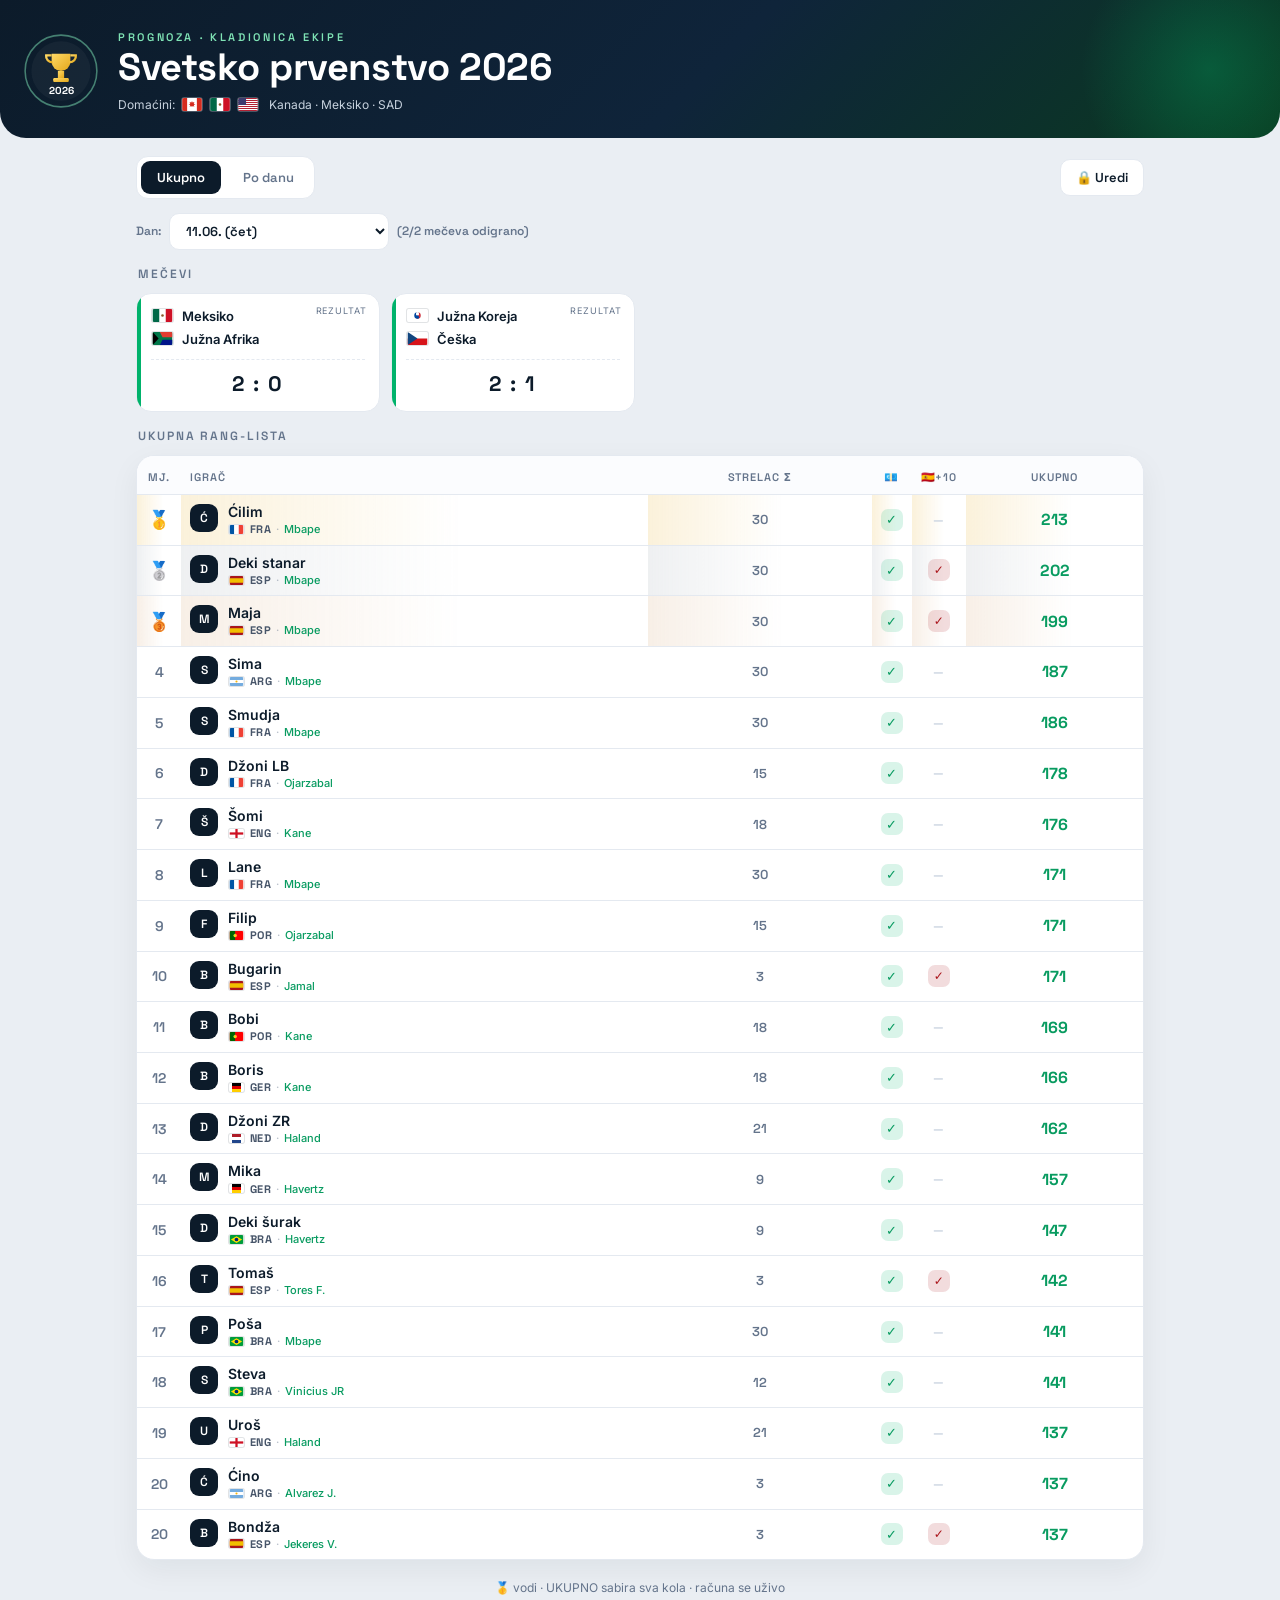
<file: sp2026/index.html>
<!DOCTYPE html>
<html lang="sr">
<head>
<meta charset="UTF-8">
<meta name="viewport" content="width=device-width, initial-scale=1.0">
<title>SP 2026 — Prognoza</title>
<link rel="preconnect" href="https://fonts.googleapis.com">
<link rel="preconnect" href="https://fonts.gstatic.com" crossorigin>
<link href="https://fonts.googleapis.com/css2?family=Space+Grotesk:wght@500;600;700&family=Inter:wght@400;500;600;700&display=swap" rel="stylesheet">
<style>
:root{--bg:#EAEEF3;--surface:#fff;--ink:#0C1B2A;--muted:#64748B;--hair:#E4E9F0;--pitch:#00B26B;--pitch-d:#089b60;--chip:#F1F5F9;--gold:#E3A81B;--display:"Space Grotesk",system-ui,sans-serif;--body:"Inter",system-ui,sans-serif}
*{box-sizing:border-box;margin:0;padding:0}
body{font-family:var(--body);background:var(--bg);color:var(--ink);-webkit-font-smoothing:antialiased;padding-bottom:60px}
.app{max-width:1040px;margin:0 auto;padding:0 16px}
.hero{background:linear-gradient(135deg,#0C1B2A 0%,#0f243a 55%,#0a3a20 100%);color:#fff;border-radius:0 0 26px 26px;padding:30px 22px 26px;position:relative;overflow:hidden}
.hero::after{content:"";position:absolute;right:-60px;top:-60px;width:260px;height:260px;border-radius:50%;background:radial-gradient(circle,rgba(0,178,107,.30),transparent 70%)}
.hero-row{display:flex;align-items:center;gap:18px;position:relative;z-index:1;flex-wrap:wrap}
.crest{width:78px;height:78px;flex-shrink:0}
.hero h1{font-family:var(--display);font-weight:700;font-size:clamp(24px,4.5vw,38px);letter-spacing:-.01em;line-height:1.05}
.hero .tag{font-family:var(--display);font-weight:600;font-size:11px;letter-spacing:.24em;text-transform:uppercase;color:#7FE3B5;margin-bottom:4px}
.hero .host{display:flex;gap:6px;margin-top:9px;align-items:center;font-size:12px;color:#C7D2DE}
.hflag{width:22px;height:15px;border-radius:3px;overflow:hidden;border:1px solid rgba(255,255,255,.25);display:inline-block}
.hflag svg{display:block;width:100%;height:100%}
.bar{display:flex;align-items:center;gap:10px;flex-wrap:wrap;margin:18px 0 6px}
.tabs{display:flex;gap:6px;background:#fff;border:1px solid var(--hair);border-radius:12px;padding:4px}
.tab{font-family:var(--display);font-weight:600;font-size:13px;padding:8px 16px;border-radius:9px;cursor:pointer;color:var(--muted);border:none;background:none}
.tab.active{background:var(--ink);color:#fff}
.spacer{flex:1}
.btn{font-family:var(--display);font-weight:600;font-size:13px;padding:9px 15px;border-radius:10px;cursor:pointer;border:1px solid var(--hair);background:#fff;color:var(--ink);display:inline-flex;align-items:center;gap:7px}
.btn:hover{border-color:#cbd5e1}
.btn.primary{background:var(--pitch);border-color:var(--pitch);color:#063}
.editflag{font-family:var(--display);font-weight:600;font-size:12px;color:var(--pitch-d);background:rgba(0,178,107,.12);padding:7px 12px;border-radius:999px;display:none}
body.edit .editflag{display:inline-flex;align-items:center;gap:6px}
.hint{font-size:12px;color:var(--muted);margin:6px 2px 0}
.roundbar{display:flex;align-items:center;gap:8px;flex-wrap:wrap;margin:14px 0 2px}
.rsel{font-family:var(--display);font-weight:600;font-size:13px;padding:8px 12px;border:1px solid var(--hair);border-radius:10px;background:#fff;color:var(--ink)}
.rpill{font-family:var(--display);font-weight:600;font-size:12px;color:var(--muted)}
.sec-label{font-family:var(--display);font-weight:600;font-size:12px;letter-spacing:.16em;text-transform:uppercase;color:var(--muted);margin:16px 2px 11px}
.fixtures{display:grid;grid-template-columns:repeat(4,1fr);gap:11px}
@media(max-width:760px){.fixtures{grid-template-columns:repeat(2,1fr)}}
@media(max-width:560px){
  body{padding-bottom:40px}
  .app{padding:0 11px}
  .hero{padding:20px 16px 18px;border-radius:0 0 20px 20px}
  .crest{width:54px;height:54px}
  .hero-row{gap:13px}
  .hero h1{font-size:23px}
  .hero .tag{font-size:10px;letter-spacing:.16em}
  .hero .host{font-size:11px;margin-top:7px}
  .bar{gap:7px;margin:14px 0 4px}
  .tab{padding:7px 13px;font-size:13px}
  .btn{padding:8px 12px;font-size:12px}
  .roundbar{gap:6px}
  .rsel{font-size:12px;padding:7px 9px;max-width:62vw}
  .rpill{font-size:11px}
  .sec-label{font-size:11px;margin:14px 2px 9px}
  /* fixtures: single column, airy and readable */
  .fixtures{grid-template-columns:1fr;gap:9px}
  .fx{padding:13px 14px;border-radius:13px}
  .fx .row{font-size:14px}
  .fxscore{font-size:20px}
  .cap{font-size:9px}
  .flag{width:24px;height:16px}
  /* STANDINGS: hide extra columns -> Mj | Igrač | UKUPNO only, full width, no scroll */
  .col-extra{display:none!important}
  table{min-width:0!important;width:100%!important}
  .lbl-full{display:none}.lbl-short{display:inline}
  .col-strel{padding-left:4px!important;padding-right:6px!important}
  thead th{padding:11px 8px 9px;font-size:11px}
  tbody td{padding:11px 8px}
  .rank{width:38px}
  .player{font-size:15px;gap:9px}
  .av{width:26px;height:26px;font-size:12px}
  .tot{font-size:17px}
  /* champion + scorer as a small line under the name (Ukupno, mobile) */
  body.tab-ukupno .player{align-items:flex-start}
  body.tab-ukupno .player-sub{display:flex;align-items:center;gap:4px;margin-top:2px;font-weight:500;font-size:10px;color:var(--muted);white-space:nowrap}
  body.tab-ukupno .ps-rep{font-family:var(--display);font-weight:700;letter-spacing:.04em;color:#475569}
  body.tab-ukupno .player-sub .flag{width:15px;height:10px}
  body.tab-ukupno .ps-dot{opacity:.45}
  body.tab-ukupno .ps-strel{color:#089b60}
  body.tab-ukupno .av{width:24px;height:24px}
  body.tab-ukupno tbody td{padding:9px 5px}
  body.tab-ukupno .rank{width:34px}
  /* PO KOLU: keep horizontal scroll but make player column sticky & compact */
  body.kolo-mobile .scroll{overflow-x:auto}
  .chip{min-width:40px;font-size:12px;padding:4px 7px}
  .tipin{width:48px}
  .pts{font-size:10px;margin-left:3px}
  .foot{font-size:11px;margin-top:16px}
  .card{padding:22px}
  /* sticky player name when scrolling matches in 'Po kolu' */
  body:not(.tab-ukupno) tbody td:nth-child(2),
  body:not(.tab-ukupno) thead th:nth-child(2){position:sticky;left:0;background:#fff;z-index:2;box-shadow:2px 0 0 var(--hair)}
  body:not(.tab-ukupno) thead th:nth-child(2){background:#FBFCFE}
}
.fx{background:#fff;border:1px solid var(--hair);border-radius:15px;padding:14px;position:relative;overflow:hidden}
.fx::before{content:"";position:absolute;left:0;top:0;bottom:0;width:4px;background:#CBD5E1}
.fx.done::before{background:var(--pitch)}
.fx .row{display:flex;align-items:center;gap:8px;font-weight:600;font-size:13px}
.fx .row+.row{margin-top:7px}
.fx .nat{flex:1;white-space:nowrap;overflow:hidden;text-overflow:ellipsis}
.teamin{flex:1;border:1px solid var(--hair);border-radius:7px;padding:4px 7px;font-size:12px;font-family:var(--body);min-width:0}
.flag{width:23px;height:15px;border-radius:3px;overflow:hidden;border:1px solid rgba(12,27,42,.12);flex-shrink:0;display:inline-block;background:#fff}
.flag svg{display:block;width:100%;height:100%}
.scorebox{display:flex;align-items:center;justify-content:center;gap:8px;margin-top:12px;padding-top:10px;border-top:1px dashed var(--hair)}
.fxscore{font-family:var(--display);font-weight:700;font-size:21px;letter-spacing:2px}
.fxtime{font-family:var(--display);font-weight:700;font-size:19px;color:#334155;letter-spacing:1px}
.cap{position:absolute;top:11px;right:12px;font-size:9px;letter-spacing:.1em;text-transform:uppercase;color:var(--muted)}
.resin{width:30px;height:32px;text-align:center;font-family:var(--display);font-weight:700;font-size:17px;border:1.5px solid var(--hair);border-radius:8px;background:#FAFBFD}
.blank{width:28px;height:32px;border:1.5px solid var(--hair);border-radius:8px;background:#FAFBFD;display:flex;align-items:center;justify-content:center;color:#CBD5E1;font-family:var(--display);font-weight:700}
.board{background:#fff;border:1px solid var(--hair);border-radius:18px;overflow:hidden;box-shadow:0 10px 30px rgba(12,27,42,.06);margin-top:6px}
.scroll{overflow-x:auto}
table{width:100%;border-collapse:collapse;min-width:680px}
thead th{font-family:var(--display);font-weight:600;font-size:11px;letter-spacing:.08em;text-transform:uppercase;color:var(--muted);text-align:left;padding:14px 9px 10px;background:#FBFCFE;border-bottom:1px solid var(--hair);white-space:nowrap}
thead th.c{text-align:center}
tbody td{padding:9px;border-bottom:1px solid var(--hair);font-size:14px;vertical-align:middle}
tbody tr:last-child td{border-bottom:none}
.rank{width:44px;text-align:center}.medal{font-size:18px}.rnum{font-family:var(--display);font-weight:600;color:var(--muted)}
tr.r1 td{background:linear-gradient(90deg,rgba(227,168,27,.16),transparent 60%)}
tr.r2 td{background:linear-gradient(90deg,rgba(150,160,170,.16),transparent 60%)}
tr.r3 td{background:linear-gradient(90deg,rgba(200,140,80,.14),transparent 60%)}
.num{font-family:var(--display);font-weight:600;color:var(--muted);width:28px;text-align:center;font-size:12px}
.player{display:flex;align-items:center;gap:10px;font-weight:600;white-space:nowrap}
.pname{display:flex;flex-direction:column;line-height:1.15}
.player-sub{display:none}
/* Ukupno: minimal layout on ALL screen sizes (flag + abbr + scorer under name) */
body.tab-ukupno .player{align-items:flex-start}
body.tab-ukupno .player-sub{display:flex;align-items:center;gap:5px;margin-top:3px;font-weight:500;font-size:11px;color:var(--muted);white-space:nowrap}
body.tab-ukupno .player-sub .flag{width:17px;height:11px}
body.tab-ukupno .ps-rep{font-family:var(--display);font-weight:700;letter-spacing:.04em;color:#475569}
body.tab-ukupno .ps-dot{opacity:.45}
body.tab-ukupno .ps-strel{color:#089b60}
body.tab-ukupno .col-champ{display:none!important}
body.tab-ukupno .col-extra{display:none!important}
.av{width:28px;height:28px;border-radius:9px;background:var(--ink);color:#fff;font-family:var(--display);font-weight:600;font-size:12px;display:flex;align-items:center;justify-content:center;flex-shrink:0}
.champ{display:flex;align-items:center;gap:8px;color:#334155;white-space:nowrap;font-size:13px}
.strelac{color:var(--muted);white-space:nowrap;font-size:13px}
td.tip{text-align:center}
.chip{font-family:var(--display);font-weight:600;font-size:13px;background:var(--chip);color:var(--ink);padding:5px 9px;border-radius:8px;display:inline-block;min-width:44px}
.chip.empty{background:transparent;color:#CBD5E1}
.tot{font-family:var(--display);font-weight:700;font-size:16px;text-align:center;color:var(--pitch-d)}
.sub{font-family:var(--display);font-weight:600;font-size:13px;text-align:center;color:var(--muted)}
.tipin{width:54px;text-align:center;font-family:var(--display);font-weight:600;font-size:13px;border:1px solid var(--hair);border-radius:7px;padding:5px 4px;background:#FAFBFD}
.tipwrap{display:inline-flex;align-items:center;gap:4px}
.tipbox{width:26px;height:30px;text-align:center;font-family:var(--display);font-weight:700;font-size:14px;border:1px solid var(--hair);border-radius:7px;padding:0;background:#FAFBFD}
.tipbox:focus{outline:2px solid var(--pitch);outline-offset:0;border-color:var(--pitch)}
.tipdash{font-family:var(--display);font-weight:700;color:#94A3B8}
.golin{width:42px;text-align:center;font-family:var(--display);font-weight:600;font-size:13px;border:1px solid var(--hair);border-radius:7px;padding:5px;background:#FAFBFD}
.golview{text-align:center}
.golnum{font-family:var(--display);font-weight:700;font-size:14px;color:#089b60;background:rgba(0,178,107,.12);padding:3px 9px;border-radius:7px;display:inline-block;min-width:24px}
.golzero{font-family:var(--display);font-weight:600;color:#CBD5E1}
.pts{font-family:var(--display);font-weight:700;font-size:11px;color:var(--pitch-d);margin-left:5px}
.foot{text-align:center;font-size:12px;color:var(--muted);margin-top:20px}
.hide{display:none!important}
.lbl-short{display:none}.lbl-full{display:inline}
.modal{position:fixed;inset:0;background:rgba(12,27,42,.55);display:none;align-items:center;justify-content:center;z-index:50;padding:20px}
.modal.show{display:flex}
.card{background:#fff;border-radius:18px;padding:26px;max-width:360px;width:100%;box-shadow:0 20px 60px rgba(0,0,0,.3)}
.card h3{font-family:var(--display);font-size:18px;margin-bottom:6px}
.card p{font-size:13px;color:var(--muted);margin-bottom:16px}
.card input{width:100%;padding:11px 13px;border:1px solid var(--hair);border-radius:10px;font-size:15px;font-family:var(--body);margin-bottom:14px}
.card .row2{display:flex;gap:9px}
</style>
</head>
<body>
<div class="hero">
  <div class="hero-row">
    <svg class="crest" viewBox="0 0 100 100" aria-hidden="true">
      <defs><linearGradient id="g" x1="0" y1="0" x2="1" y2="1"><stop offset="0" stop-color="#FFD966"/><stop offset="1" stop-color="#E3A81B"/></linearGradient></defs>
      <circle cx="50" cy="50" r="46" fill="none" stroke="#7FE3B5" stroke-width="2" opacity=".5"/>
      <circle cx="50" cy="50" r="38" fill="rgba(255,255,255,.04)"/>
      <path d="M38 28 h24 v10 a12 12 0 0 1 -24 0 z" fill="url(#g)"/>
      <path d="M38 30 h-7 a8 8 0 0 0 8 9" fill="none" stroke="url(#g)" stroke-width="3"/>
      <path d="M62 30 h7 a8 8 0 0 1 -8 9" fill="none" stroke="url(#g)" stroke-width="3"/>
      <rect x="46" y="50" width="8" height="9" fill="url(#g)"/>
      <rect x="40" y="59" width="20" height="5" rx="1.5" fill="url(#g)"/>
      <text x="50" y="80" text-anchor="middle" font-family="Space Grotesk,sans-serif" font-weight="700" font-size="13" fill="#fff">2026</text>
    </svg>
    <div>
      <div class="tag">Prognoza · Kladionica ekipe</div>
      <h1>Svetsko prvenstvo 2026</h1>
      <div class="host">Domaćini:
        <span class="hflag" id="hca"></span><span class="hflag" id="hmx"></span><span class="hflag" id="hus"></span>
        <span style="margin-left:4px">Kanada · Meksiko · SAD</span>
      </div>
    </div>
  </div>
</div>
<div class="app">
  <div class="bar">
    <div class="tabs">
      <button class="tab active" data-tab="ukupno">Ukupno</button>
      <button class="tab" data-tab="kolo">Po danu</button>
    </div>
    <span class="editflag">✎ Režim izmena</span>
    <div class="spacer"></div>
    <button class="btn" id="adminBtn">🔒 Uredi</button>
    <button class="btn hide" id="newRoundBtn">+ Novi dan</button>
    <button class="btn primary hide" id="copyBtn">📋 Prekopiraj podatke</button>
    <button class="btn hide" id="exportBtn">⤓ Objavi (fajl)</button>
    <button class="btn hide" id="backupBtn">Rezerva</button>
  </div>
  <div class="hint" id="hint"></div>

  <div class="roundbar">
    <span class="rpill">Dan:</span>
    <select class="rsel" id="roundSel"></select>
    <span class="rpill" id="roundInfo"></span>
  </div>

  <div class="sec-label">Mečevi <span id="editnote" class="hide" style="text-transform:none;letter-spacing:0;color:var(--pitch-d)">· upiši rezultate ovog dana</span></div>
  <div class="fixtures" id="fixtures"></div>

  <div class="sec-label" id="tablabel">Ukupna rang-lista</div>
  <div class="board"><div class="scroll"><table>
    <thead id="thead"></thead>
    <tbody id="tbody"></tbody>
  </table></div></div>

  <div class="foot">🥇 vodi · UKUPNO sabira sva kola · računa se uživo</div>
</div>

<div class="modal" id="pinModal"><div class="card">
  <h3>Uređivanje</h3>
  <p>Unesi PIN da otključaš izmene. Ostali vide samo rezultate.</p>
  <input type="password" id="pinInput" placeholder="PIN" autocomplete="off">
  <div class="row2"><button class="btn" style="flex:1" onclick="closePin()">Otkaži</button>
  <button class="btn primary" style="flex:1" onclick="tryPin()">Otključaj</button></div>
</div></div>

<script>
const ADMIN_PIN="steva2336951";
const FLAGS={"fr": "<svg viewBox=\"0 0 3 2\"><rect width=\"1\" height=\"2\" fill=\"#0055A4\"/><rect x=\"1\" width=\"1\" height=\"2\" fill=\"#fff\"/><rect x=\"2\" width=\"1\" height=\"2\" fill=\"#EF4135\"/></svg>", "es": "<svg viewBox=\"0 0 12 8\"><rect width=\"12\" height=\"8\" fill=\"#AA151B\"/><rect y=\"2\" width=\"12\" height=\"4\" fill=\"#F1BF00\"/></svg>", "pt": "<svg viewBox=\"0 0 30 20\"><rect width=\"30\" height=\"20\" fill=\"#FF0000\"/><rect width=\"12\" height=\"20\" fill=\"#006600\"/><circle cx=\"12\" cy=\"10\" r=\"3.4\" fill=\"#FFD700\" stroke=\"#fff\" stroke-width=\".4\"/></svg>", "de": "<svg viewBox=\"0 0 3 3\"><rect width=\"3\" height=\"1\" fill=\"#000\"/><rect y=\"1\" width=\"3\" height=\"1\" fill=\"#D00\"/><rect y=\"2\" width=\"3\" height=\"1\" fill=\"#FFCE00\"/></svg>", "br": "<svg viewBox=\"0 0 30 20\"><rect width=\"30\" height=\"20\" fill=\"#009C3B\"/><polygon points=\"15,2.5 27.5,10 15,17.5 2.5,10\" fill=\"#FFDF00\"/><circle cx=\"15\" cy=\"10\" r=\"4.1\" fill=\"#002776\"/></svg>", "eng": "<svg viewBox=\"0 0 30 20\"><rect width=\"30\" height=\"20\" fill=\"#fff\"/><rect x=\"12.5\" width=\"5\" height=\"20\" fill=\"#CE1124\"/><rect y=\"7.5\" width=\"30\" height=\"5\" fill=\"#CE1124\"/></svg>", "ar": "<svg viewBox=\"0 0 9 6\"><rect width=\"9\" height=\"6\" fill=\"#74ACDF\"/><rect y=\"2\" width=\"9\" height=\"2\" fill=\"#fff\"/><circle cx=\"4.5\" cy=\"3\" r=\".7\" fill=\"#F6B40E\"/></svg>", "nl": "<svg viewBox=\"0 0 3 3\"><rect width=\"3\" height=\"1\" fill=\"#AE1C28\"/><rect y=\"1\" width=\"3\" height=\"1\" fill=\"#fff\"/><rect y=\"2\" width=\"3\" height=\"1\" fill=\"#21468B\"/></svg>", "mx": "<svg viewBox=\"0 0 30 20\"><rect width=\"30\" height=\"20\" fill=\"#fff\"/><rect width=\"10\" height=\"20\" fill=\"#006847\"/><rect x=\"20\" width=\"10\" height=\"20\" fill=\"#CE1126\"/><circle cx=\"15\" cy=\"10\" r=\"2\" fill=\"#8a5a2b\"/></svg>", "za": "<svg viewBox=\"0 0 30 20\"><rect width=\"30\" height=\"20\" fill=\"#007749\"/><path d=\"M11,0 H30 V8 H15 Z\" fill=\"#E03C31\"/><path d=\"M11,20 H30 V12 H15 Z\" fill=\"#001489\"/><path d=\"M0,0 L9,10 L0,20 Z\" fill=\"#000\"/></svg>", "kr": "<svg viewBox=\"0 0 30 20\"><rect width=\"30\" height=\"20\" fill=\"#fff\"/><path d=\"M15,5 a5,5 0 0,1 0,10 a2.5,2.5 0 0,1 0,-5 a2.5,2.5 0 0,0 0,-5 Z\" fill=\"#CD2E3A\"/><path d=\"M15,5 a5,5 0 0,0 0,10 a2.5,2.5 0 0,0 0,-5 a2.5,2.5 0 0,1 0,-5 Z\" fill=\"#0047A0\"/></svg>", "cz": "<svg viewBox=\"0 0 30 20\"><rect width=\"30\" height=\"10\" fill=\"#fff\"/><rect y=\"10\" width=\"30\" height=\"10\" fill=\"#D7141A\"/><path d=\"M0,0 L15,10 L0,20 Z\" fill=\"#11457E\"/></svg>", "ca": "<svg viewBox=\"0 0 30 20\"><rect width=\"30\" height=\"20\" fill=\"#fff\"/><rect width=\"7.5\" height=\"20\" fill=\"#D52B1E\"/><rect x=\"22.5\" width=\"7.5\" height=\"20\" fill=\"#D52B1E\"/><path d=\"M15,4.5 l1,2.6 2.7,-1 -1,2.6 2.6,1 -2.6,1.1 1,2.6 -2.7,-1.1 -1,2.1 -1,-2.1 -2.7,1.1 1,-2.6 -2.6,-1.1 2.6,-1 -1,-2.6 2.7,1 Z\" fill=\"#D52B1E\"/></svg>", "ba": "<svg viewBox=\"0 0 30 20\"><rect width=\"30\" height=\"20\" fill=\"#002395\"/><path d=\"M8,0 H24 L8,20 Z\" fill=\"#FECB00\"/><circle cx=\"11\" cy=\"4\" r=\"1\" fill=\"#fff\"/><circle cx=\"9\" cy=\"10\" r=\"1\" fill=\"#fff\"/><circle cx=\"11\" cy=\"16\" r=\"1\" fill=\"#fff\"/></svg>", "us": "<svg viewBox=\"0 0 30 20\"><rect width=\"30\" height=\"20\" fill=\"#fff\"/><g fill=\"#B22234\"><rect width=\"30\" height=\"1.54\"/><rect y=\"3.08\" width=\"30\" height=\"1.54\"/><rect y=\"6.15\" width=\"30\" height=\"1.54\"/><rect y=\"9.23\" width=\"30\" height=\"1.54\"/><rect y=\"12.3\" width=\"30\" height=\"1.54\"/><rect y=\"15.38\" width=\"30\" height=\"1.54\"/><rect y=\"18.46\" width=\"30\" height=\"1.54\"/></g><rect width=\"12\" height=\"10.77\" fill=\"#3C3B6E\"/></svg>", "py": "<svg viewBox=\"0 0 30 20\"><rect width=\"30\" height=\"6.67\" fill=\"#D52B1E\"/><rect y=\"6.67\" width=\"30\" height=\"6.67\" fill=\"#fff\"/><rect y=\"13.33\" width=\"30\" height=\"6.67\" fill=\"#0038A8\"/><circle cx=\"15\" cy=\"10\" r=\"2\" fill=\"#FEDF00\"/></svg>", "qa": "<svg viewBox=\"0 0 30 20\"><rect width=\"30\" height=\"20\" fill=\"#8A1538\"/><rect width=\"9\" height=\"20\" fill=\"#fff\"/><path d=\"M9,0 l3,2 -3,2 3,2 -3,2 3,2 -3,2 3,2 -3,2 3,2 -3,2 V0Z\" fill=\"#8A1538\"/></svg>", "ch": "<svg viewBox=\"0 0 20 20\"><rect width=\"20\" height=\"20\" fill=\"#D52B1E\"/><rect x=\"8\" y=\"4\" width=\"4\" height=\"12\" fill=\"#fff\"/><rect x=\"4\" y=\"8\" width=\"12\" height=\"4\" fill=\"#fff\"/></svg>", "ma": "<svg viewBox=\"0 0 30 20\"><rect width=\"30\" height=\"20\" fill=\"#C1272D\"/><path d=\"M15,6 l1.2,3.6 3.8,0 -3,2.3 1.1,3.6 -3.1,-2.2 -3.1,2.2 1.1,-3.6 -3,-2.3 3.8,0 Z\" fill=\"none\" stroke=\"#006233\" stroke-width=\".8\"/></svg>", "ht": "<svg viewBox=\"0 0 30 20\"><rect width=\"30\" height=\"10\" fill=\"#00209F\"/><rect y=\"10\" width=\"30\" height=\"10\" fill=\"#D21034\"/><rect x=\"11\" y=\"7\" width=\"8\" height=\"6\" fill=\"#fff\"/></svg>", "sct": "<svg viewBox=\"0 0 30 20\"><rect width=\"30\" height=\"20\" fill=\"#0065BF\"/><path d=\"M0,0 L30,20 M30,0 L0,20\" stroke=\"#fff\" stroke-width=\"3.5\"/></svg>", "au": "<svg viewBox=\"0 0 30 20\"><rect width=\"30\" height=\"20\" fill=\"#00247D\"/><rect width=\"15\" height=\"10\" fill=\"#00247D\"/><path d=\"M0,0 L15,10 M15,0 L0,10\" stroke=\"#fff\" stroke-width=\"2\"/><path d=\"M7.5,0 V10 M0,5 H15\" stroke=\"#fff\" stroke-width=\"3\"/><path d=\"M7.5,0 V10 M0,5 H15\" stroke=\"#CF142B\" stroke-width=\"1.6\"/><circle cx=\"22\" cy=\"14\" r=\"1.2\" fill=\"#fff\"/><circle cx=\"26\" cy=\"10\" r=\"1\" fill=\"#fff\"/><circle cx=\"24\" cy=\"6\" r=\"1\" fill=\"#fff\"/></svg>", "tr": "<svg viewBox=\"0 0 30 20\"><rect width=\"30\" height=\"20\" fill=\"#E30A17\"/><circle cx=\"12\" cy=\"10\" r=\"5\" fill=\"#fff\"/><circle cx=\"13.5\" cy=\"10\" r=\"4\" fill=\"#E30A17\"/><path d=\"M17,10 l3.2,-1 -2,2.7 0,-3.4 2,2.7 Z\" fill=\"#fff\"/></svg>", "cw": "<svg viewBox=\"0 0 30 20\"><rect width=\"30\" height=\"20\" fill=\"#002B7F\"/><rect y=\"13\" width=\"30\" height=\"3\" fill=\"#F9E814\"/><path d=\"M6,5 l.8,2.4 2.5,0 -2,1.5 .8,2.4 -2.1,-1.5 -2.1,1.5 .8,-2.4 -2,-1.5 2.5,0Z\" fill=\"#fff\" transform=\"scale(.6) translate(4,2)\"/></svg>", "ci": "<svg viewBox=\"0 0 3 2\"><rect width=\"1\" height=\"2\" fill=\"#F77F00\"/><rect x=\"1\" width=\"1\" height=\"2\" fill=\"#fff\"/><rect x=\"2\" width=\"1\" height=\"2\" fill=\"#009E60\"/></svg>", "ec": "<svg viewBox=\"0 0 30 20\"><rect width=\"30\" height=\"20\" fill=\"#FFDD00\"/><rect y=\"10\" width=\"30\" height=\"5\" fill=\"#0072CE\"/><rect y=\"15\" width=\"30\" height=\"5\" fill=\"#EF3340\"/></svg>", "se": "<svg viewBox=\"0 0 30 20\"><rect width=\"30\" height=\"20\" fill=\"#006AA7\"/><rect x=\"9\" width=\"3\" height=\"20\" fill=\"#FECC00\"/><rect y=\"8.5\" width=\"30\" height=\"3\" fill=\"#FECC00\"/></svg>", "tn": "<svg viewBox=\"0 0 30 20\"><rect width=\"30\" height=\"20\" fill=\"#E70013\"/><circle cx=\"15\" cy=\"10\" r=\"5\" fill=\"#fff\"/><circle cx=\"16\" cy=\"10\" r=\"3.6\" fill=\"#E70013\"/><circle cx=\"17.2\" cy=\"10\" r=\"2.6\" fill=\"#fff\"/><circle cx=\"18\" cy=\"10\" r=\"2.1\" fill=\"#E70013\"/></svg>", "cv": "<svg viewBox=\"0 0 30 20\"><rect width=\"30\" height=\"20\" fill=\"#fff\"/><rect y=\"9\" width=\"30\" height=\"3\" fill=\"#003893\"/><rect width=\"30\" height=\"6\" fill=\"#003893\"/><rect y=\"14\" width=\"30\" height=\"6\" fill=\"#003893\"/><rect y=\"6\" width=\"30\" height=\"3\" fill=\"#CF2027\"/></svg>", "be": "<svg viewBox=\"0 0 3 2\"><rect width=\"1\" height=\"2\" fill=\"#000\"/><rect x=\"1\" width=\"1\" height=\"2\" fill=\"#FDDA24\"/><rect x=\"2\" width=\"1\" height=\"2\" fill=\"#EF3340\"/></svg>", "eg": "<svg viewBox=\"0 0 3 3\"><rect width=\"3\" height=\"1\" fill=\"#CE1126\"/><rect y=\"1\" width=\"3\" height=\"1\" fill=\"#fff\"/><rect y=\"2\" width=\"3\" height=\"1\" fill=\"#000\"/></svg>", "uy": "<svg viewBox=\"0 0 30 20\"><rect width=\"30\" height=\"20\" fill=\"#fff\"/><g fill=\"#0038A8\"><rect y=\"2.2\" width=\"30\" height=\"2.2\"/><rect y=\"6.6\" width=\"30\" height=\"2.2\"/><rect y=\"11\" width=\"30\" height=\"2.2\"/><rect y=\"15.4\" width=\"30\" height=\"2.2\"/></g><rect width=\"12\" height=\"11\" fill=\"#fff\"/><circle cx=\"6\" cy=\"5.5\" r=\"2.4\" fill=\"#FCD116\"/></svg>", "ir": "<svg viewBox=\"0 0 3 3\"><rect width=\"3\" height=\"1\" fill=\"#239F40\"/><rect y=\"1\" width=\"3\" height=\"1\" fill=\"#fff\"/><rect y=\"2\" width=\"3\" height=\"1\" fill=\"#DA0000\"/></svg>", "nz": "<svg viewBox=\"0 0 30 20\"><rect width=\"30\" height=\"20\" fill=\"#00247D\"/><rect width=\"15\" height=\"10\" fill=\"#00247D\"/><path d=\"M0,0 L15,10 M15,0 L0,10\" stroke=\"#fff\" stroke-width=\"2\"/><path d=\"M7.5,0 V10 M0,5 H15\" stroke=\"#fff\" stroke-width=\"3\"/><path d=\"M7.5,0 V10 M0,5 H15\" stroke=\"#CC142B\" stroke-width=\"1.6\"/><circle cx=\"23\" cy=\"6\" r=\"1\" fill=\"#CC142B\"/><circle cx=\"26\" cy=\"10\" r=\"1\" fill=\"#CC142B\"/><circle cx=\"22\" cy=\"14\" r=\"1\" fill=\"#CC142B\"/><circle cx=\"25\" cy=\"15\" r=\"1\" fill=\"#CC142B\"/></svg>", "sn": "<svg viewBox=\"0 0 3 2\"><rect width=\"1\" height=\"2\" fill=\"#00853F\"/><rect x=\"1\" width=\"1\" height=\"2\" fill=\"#FDEF42\"/><rect x=\"2\" width=\"1\" height=\"2\" fill=\"#E31B23\"/><path d=\"M1.5,0.7 l0.12,0.36 0.38,0 -0.31,0.23 0.12,0.36 -0.31,-0.22 -0.31,0.22 0.12,-0.36 -0.31,-0.23 0.38,0 Z\" fill=\"#00853F\"/></svg>", "iq": "<svg viewBox=\"0 0 30 20\"><rect width=\"30\" height=\"6.67\" fill=\"#CE1126\"/><rect y=\"6.67\" width=\"30\" height=\"6.67\" fill=\"#fff\"/><rect y=\"13.33\" width=\"30\" height=\"6.67\" fill=\"#000\"/><text x=\"15\" y=\"12\" font-size=\"4\" fill=\"#007A3D\" text-anchor=\"middle\" font-family=\"serif\">الله أكبر</text></svg>", "no": "<svg viewBox=\"0 0 30 20\"><rect width=\"30\" height=\"20\" fill=\"#BA0C2F\"/><rect x=\"9\" width=\"4\" height=\"20\" fill=\"#fff\"/><rect y=\"8\" width=\"30\" height=\"4\" fill=\"#fff\"/><rect x=\"10\" width=\"2\" height=\"20\" fill=\"#00205B\"/><rect y=\"9\" width=\"30\" height=\"2\" fill=\"#00205B\"/></svg>", "dz": "<svg viewBox=\"0 0 30 20\"><rect width=\"15\" height=\"20\" fill=\"#006233\"/><rect x=\"15\" width=\"15\" height=\"20\" fill=\"#fff\"/><circle cx=\"15\" cy=\"10\" r=\"4\" fill=\"#D21034\"/><circle cx=\"16.5\" cy=\"10\" r=\"3.2\" fill=\"#fff\"/><path d=\"M19,10 l-3,-1 1,3 0,-4 -1,3 3,-1Z\" fill=\"#D21034\"/></svg>", "at": "<svg viewBox=\"0 0 3 3\"><rect width=\"3\" height=\"1\" fill=\"#ED2939\"/><rect y=\"1\" width=\"3\" height=\"1\" fill=\"#fff\"/><rect y=\"2\" width=\"3\" height=\"1\" fill=\"#ED2939\"/></svg>", "jo": "<svg viewBox=\"0 0 30 20\"><rect width=\"30\" height=\"6.67\" fill=\"#000\"/><rect y=\"6.67\" width=\"30\" height=\"6.67\" fill=\"#fff\"/><rect y=\"13.33\" width=\"30\" height=\"6.67\" fill=\"#007A3D\"/><path d=\"M0,0 L12,10 L0,20 Z\" fill=\"#CE1126\"/></svg>", "cd": "<svg viewBox=\"0 0 30 20\"><rect width=\"30\" height=\"20\" fill=\"#007FFF\"/><path d=\"M0,17 L27,0 L30,3 L3,20 Z\" fill=\"#F7D618\"/><path d=\"M0,17 L27,0\" stroke=\"#CE1021\" stroke-width=\"1.4\"/></svg>", "hr": "<svg viewBox=\"0 0 30 20\"><rect width=\"30\" height=\"6.67\" fill=\"#FF0000\"/><rect y=\"6.67\" width=\"30\" height=\"6.67\" fill=\"#fff\"/><rect y=\"13.33\" width=\"30\" height=\"6.67\" fill=\"#171796\"/><rect x=\"13\" y=\"7\" width=\"4\" height=\"4\" fill=\"#FF0000\" stroke=\"#fff\" stroke-width=\".3\"/></svg>", "gh": "<svg viewBox=\"0 0 30 20\"><rect width=\"30\" height=\"6.67\" fill=\"#CE1126\"/><rect y=\"6.67\" width=\"30\" height=\"6.67\" fill=\"#FCD116\"/><rect y=\"13.33\" width=\"30\" height=\"6.67\" fill=\"#006B3F\"/><path d=\"M15,8 l1,3 3,0 -2.5,2 1,3 -2.5,-2 -2.5,2 1,-3 -2.5,-2 3,0Z\" fill=\"#000\"/></svg>", "pa": "<svg viewBox=\"0 0 30 20\"><rect width=\"30\" height=\"20\" fill=\"#fff\"/><rect width=\"15\" height=\"10\" fill=\"#fff\"/><rect x=\"15\" width=\"15\" height=\"10\" fill=\"#DA121A\"/><rect y=\"10\" width=\"15\" height=\"10\" fill=\"#072357\"/><path d=\"M7.5,2 l1,3 3,0 -2.5,2 1,3 -2.5,-2 -2.5,2 1,-3 -2.5,-2 3,0Z\" fill=\"#072357\"/><path d=\"M22.5,12 l1,3 3,0 -2.5,2 1,3 -2.5,-2 -2.5,2 1,-3 -2.5,-2 3,0Z\" fill=\"#DA121A\"/></svg>", "uz": "<svg viewBox=\"0 0 30 20\"><rect width=\"30\" height=\"6.67\" fill=\"#1EB53A\"/><rect y=\"6.67\" width=\"30\" height=\"6.67\" fill=\"#fff\"/><rect y=\"13.33\" width=\"30\" height=\"6.67\" fill=\"#0099B5\"/><rect y=\"6\" width=\"30\" height=\".8\" fill=\"#CE1126\"/><rect y=\"13.2\" width=\"30\" height=\".8\" fill=\"#CE1126\"/></svg>", "co": "<svg viewBox=\"0 0 30 20\"><rect width=\"30\" height=\"20\" fill=\"#FCD116\"/><rect y=\"10\" width=\"30\" height=\"5\" fill=\"#003893\"/><rect y=\"15\" width=\"30\" height=\"5\" fill=\"#CE1126\"/></svg>", "jp": "<svg viewBox=\"0 0 30 20\"><rect width=\"30\" height=\"20\" fill=\"#fff\"/><circle cx=\"15\" cy=\"10\" r=\"5\" fill=\"#BC002D\"/></svg>", "sa": "<svg viewBox=\"0 0 30 20\"><rect width=\"30\" height=\"20\" fill=\"#006C35\"/><rect x=\"4\" y=\"13\" width=\"22\" height=\"2\" fill=\"#fff\"/><text x=\"15\" y=\"9\" font-size=\"5\" fill=\"#fff\" text-anchor=\"middle\" font-family=\"serif\">توحيد</text></svg>"}, TEAM2CODE={"Meksiko": "mx", "Južna Afrika": "za", "Južna Koreja": "kr", "Češka": "cz", "Kanada": "ca", "Bosna": "ba", "Katar": "qa", "Švajcarska": "ch", "Brazil": "br", "Maroko": "ma", "Haiti": "ht", "Škotska": "sct", "USA": "us", "Paragvaj": "py", "Australija": "au", "Turska": "tr", "Nemačka": "de", "Kurasao": "cw", "Holandija": "nl", "Japan": "jp", "Obala Slonovače": "ci", "Ekvador": "ec", "Švedska": "se", "Tunis": "tn", "Španija": "es", "Zelenortska Ostrva": "cv", "Belgija": "be", "Egipat": "eg", "Saudijska Arabija": "sa", "Urugvaj": "uy", "Iran": "ir", "Novi Zeland": "nz", "Francuska": "fr", "Senegal": "sn", "Irak": "iq", "Norveška": "no", "Argentina": "ar", "Alžir": "dz", "Austrija": "at", "Jordan": "jo", "Portugal": "pt", "DR Kongo": "cd", "Engleska": "eng", "Hrvatska": "hr", "Gana": "gh", "Panama": "pa", "Uzbekistan": "uz", "Kolumbija": "co"}, REP2CODE={"Francuska": "fr", "Španija": "es", "Portugal": "pt", "Nemačka": "de", "Brazil": "br", "Engleska": "eng", "Argentina": "ar", "Holandija": "nl"};
const REP2ABBR={"Francuska":"FRA","Španija":"ESP","Portugal":"POR","Nemačka":"GER","Brazil":"BRA","Engleska":"ENG","Argentina":"ARG","Holandija":"NED"};
const MODEL={"players": [{"br": 1, "ime": "Lane", "rep": "Francuska", "code": ""}, {"br": 2, "ime": "Bugarin", "rep": "Španija", "code": ""}, {"br": 3, "ime": "Bobi", "rep": "Portugal", "code": ""}, {"br": 4, "ime": "Mika", "rep": "Nemačka", "code": ""}, {"br": 5, "ime": "Steva", "rep": "Brazil", "code": ""}, {"br": 6, "ime": "Filip", "rep": "Portugal", "code": ""}, {"br": 7, "ime": "Šomi", "rep": "Engleska", "code": ""}, {"br": 8, "ime": "Sima", "rep": "Argentina", "code": ""}, {"br": 9, "ime": "Poša", "rep": "Brazil", "code": ""}, {"br": 10, "ime": "Maja", "rep": "Španija", "code": ""}, {"br": 11, "ime": "Deki stanar", "rep": "Španija", "code": ""}, {"br": 12, "ime": "Boris", "rep": "Nemačka", "code": ""}, {"br": 13, "ime": "Džoni ZR", "rep": "Holandija", "code": ""}, {"br": 14, "ime": "Tomaš", "rep": "Španija", "code": ""}, {"br": 15, "ime": "Ćilim", "rep": "Francuska", "code": ""}, {"br": 16, "ime": "Deki šurak", "rep": "Brazil", "code": ""}, {"br": 17, "ime": "Ćino", "rep": "Argentina", "code": ""}, {"br": 18, "ime": "Smudja", "rep": "Francuska", "code": ""}, {"br": 19, "ime": "Bondža", "rep": "Španija", "code": ""}, {"br": 20, "ime": "Džoni LB", "rep": "Francuska", "code": ""}, {"br": 21, "ime": "Uroš", "rep": "Engleska", "code": ""}], "champions": {"1": {"rep": "Francuska", "strelac": "Mbape"}, "2": {"rep": "Španija", "strelac": "Jamal"}, "3": {"rep": "Portugal", "strelac": "Kane"}, "4": {"rep": "Nemačka", "strelac": "Havertz"}, "5": {"rep": "Brazil", "strelac": "Vinicius JR"}, "6": {"rep": "Portugal", "strelac": "Ojarzabal"}, "7": {"rep": "Engleska", "strelac": "Kane"}, "8": {"rep": "Argentina", "strelac": "Mbape"}, "9": {"rep": "Brazil", "strelac": "Mbape"}, "10": {"rep": "Španija", "strelac": "Mbape"}, "11": {"rep": "Španija", "strelac": "Mbape"}, "12": {"rep": "Nemačka", "strelac": "Kane"}, "13": {"rep": "Holandija", "strelac": "Haland"}, "14": {"rep": "Španija", "strelac": "Tores F."}, "15": {"rep": "Francuska", "strelac": "Mbape"}, "16": {"rep": "Brazil", "strelac": "Havertz"}, "17": {"rep": "Argentina", "strelac": "Alvarez J."}, "18": {"rep": "Francuska", "strelac": "Mbape"}, "19": {"rep": "Španija", "strelac": "Jekeres V."}, "20": {"rep": "Francuska", "strelac": "Ojarzabal"}, "21": {"rep": "Engleska", "strelac": "Haland"}}, "rounds": [{"naziv": "11.06. (čet)", "matches": ["Meksiko - Južna Afrika", "Južna Koreja - Češka"], "results": ["2 - 0", "2 - 1"], "entries": {"1": {"tips": ["2 - 0", "1 - 2"], "golovi": 0, "strelac": "Mbape"}, "2": {"tips": ["2 - 0", "0 - 1"], "golovi": 0, "strelac": "Jamal"}, "3": {"tips": ["2 - 0", "1 - 1"], "golovi": 0, "strelac": "Kane"}, "4": {"tips": ["1 - 0", "1 - 3"], "golovi": 0, "strelac": "Havertz"}, "5": {"tips": ["2 - 1", "1 - 1"], "golovi": 0, "strelac": "Vinicius JR"}, "6": {"tips": ["2 - 0", "1 - 1"], "golovi": 0, "strelac": "Ojarzabal"}, "7": {"tips": ["1 - 0", "0 - 2"], "golovi": 0, "strelac": "Kane"}, "8": {"tips": ["3 - 1", "1 - 0"], "golovi": 0, "strelac": "Mbape"}, "9": {"tips": ["3 - 1", "1 - 2"], "golovi": 0, "strelac": "Mbape"}, "10": {"tips": ["2 - 0", "1 - 1"], "golovi": 0, "strelac": "Mbape"}, "11": {"tips": ["2 - 0", "1 - 1"], "golovi": 0, "strelac": "Mbape"}, "12": {"tips": ["3 - 1", "1 - 3"], "golovi": 0, "strelac": "Kane"}, "13": {"tips": ["1 - 0", "0 - 0"], "golovi": 0, "strelac": "Haland"}, "14": {"tips": ["2 - 1", "1 - 1"], "golovi": 0, "strelac": "Tores F."}, "15": {"tips": ["1 - 0", "1 - 0"], "golovi": 0, "strelac": "Mbape"}, "16": {"tips": ["1 - 0", "0 - 0"], "golovi": 0, "strelac": "Havertz"}, "17": {"tips": ["3 - 0", "0 - 0"], "golovi": 0, "strelac": "Alvarez J."}, "18": {"tips": ["2 - 0", "1 - 1"], "golovi": 0, "strelac": "Mbape"}, "19": {"tips": ["3 - 1", "0 - 0"], "golovi": 0, "strelac": "Jekeres V."}, "20": {"tips": ["3 - 1", "1 - 2"], "golovi": 0, "strelac": "Ojarzabal"}, "21": {"tips": ["1 - 1", "1 - 1"], "golovi": 0, "strelac": "Haland"}}}, {"naziv": "12.06. (pet)", "matches": ["Kanada - Bosna", "USA - Paragvaj"], "results": ["1 - 1", "4 - 1"], "entries": {"1": {"tips": ["1 - 1", "0 - 1"], "golovi": 0, "strelac": "Mbape"}, "2": {"tips": ["2 - 1", "2 - 0"], "golovi": 0, "strelac": "Jamal"}, "3": {"tips": ["0 - 0", "1 - 0"], "golovi": 0, "strelac": "Kane"}, "4": {"tips": ["2 - 2", "2 - 1"], "golovi": 0, "strelac": "Havertz"}, "5": {"tips": ["2 - 1", "0 - 0"], "golovi": 0, "strelac": "Vinicius JR"}, "6": {"tips": ["0 - 1", "2 - 0"], "golovi": 0, "strelac": "Ojarzabal"}, "7": {"tips": ["0 - 0", "2 - 0"], "golovi": 0, "strelac": "Kane"}, "8": {"tips": ["1 - 1", "2 - 0"], "golovi": 0, "strelac": "Mbape"}, "9": {"tips": ["1 - 1", "0 - 0"], "golovi": 0, "strelac": "Mbape"}, "10": {"tips": ["1 - 0", "2 - 1"], "golovi": 0, "strelac": "Mbape"}, "11": {"tips": ["2 - 1", "1 - 0"], "golovi": 0, "strelac": "Mbape"}, "12": {"tips": ["2 - 1", "3 - 1"], "golovi": 0, "strelac": "Kane"}, "13": {"tips": ["1 - 1", "2 - 1"], "golovi": 0, "strelac": "Haland"}, "14": {"tips": ["1 - 1", "2 - 2"], "golovi": 0, "strelac": "Tores F."}, "15": {"tips": ["1 - 0", "1 - 0"], "golovi": 0, "strelac": "Mbape"}, "16": {"tips": ["2 - 0", "2 - 1"], "golovi": 0, "strelac": "Havertz"}, "17": {"tips": ["1 - 0", "3 - 0"], "golovi": 0, "strelac": "Alvarez J."}, "18": {"tips": ["1 - 1", "1 - 0"], "golovi": 0, "strelac": "Mbape"}, "19": {"tips": ["2 - 2", "0 - 1"], "golovi": 0, "strelac": "Jekeres V."}, "20": {"tips": ["0 - 0", "2 - 2"], "golovi": 0, "strelac": "Ojarzabal"}, "21": {"tips": ["2 - 1", "1 - 1"], "golovi": 0, "strelac": "Haland"}}}, {"naziv": "13.06. (sub)", "matches": ["Katar - Švajcarska", "Brazil - Maroko", "Haiti - Škotska", "Australija - Turska"], "results": ["1 - 1", "1 - 1", "0 - 1", "2 - 0"], "entries": {"1": {"tips": ["0 - 2", "2 - 1", "1 - 3", "0 - 1"], "golovi": 0, "strelac": "Mbape"}, "2": {"tips": ["0 - 3", "3 - 1", "0 - 2", "1 - 2"], "golovi": 0, "strelac": "Jamal"}, "3": {"tips": ["0 - 3", "3 - 1", "1 - 2", "0 - 2"], "golovi": 0, "strelac": "Kane"}, "4": {"tips": ["0 - 4", "1 - 1", "0 - 2", "2 - 2"], "golovi": 0, "strelac": "Havertz"}, "5": {"tips": ["0 - 2", "2 - 0", "0 - 2", "0 - 1"], "golovi": 1, "strelac": "Vinicius JR"}, "6": {"tips": ["0 - 3", "3 - 1", "0 - 3", "1 - 1"], "golovi": 0, "strelac": "Ojarzabal"}, "7": {"tips": ["0 - 2", "3 - 1", "0 - 2", "1 - 2"], "golovi": 0, "strelac": "Kane"}, "8": {"tips": ["0 - 2", "2 - 1", "0 - 1", "1 - 2"], "golovi": 0, "strelac": "Mbape"}, "9": {"tips": ["0 - 3", "3 - 0", "0 - 2", "2 - 1"], "golovi": 0, "strelac": "Mbape"}, "10": {"tips": ["0 - 3", "2 - 1", "0 - 1", "1 - 1"], "golovi": 0, "strelac": "Mbape"}, "11": {"tips": ["0 - 2", "2 - 1", "0 - 1", "1 - 2"], "golovi": 0, "strelac": "Mbape"}, "12": {"tips": ["0 - 3", "3 - 0", "0 - 2", "1 - 2"], "golovi": 0, "strelac": "Kane"}, "13": {"tips": ["0 - 3", "2 - 1", "0 - 2", "1 - 1"], "golovi": 0, "strelac": "Haland"}, "14": {"tips": ["0 - 3", "1 - 0", "1 - 2", "1 - 2"], "golovi": 0, "strelac": "Tores F."}, "15": {"tips": ["0 - 2", "1 - 0", "0 - 1", "0 - 1"], "golovi": 0, "strelac": "Mbape"}, "16": {"tips": ["0 - 4", "2 - 0", "1 - 3", "1 - 3"], "golovi": 0, "strelac": "Havertz"}, "17": {"tips": ["0 - 3", "3 - 1", "0 - 2", "0 - 1"], "golovi": 0, "strelac": "Alvarez J."}, "18": {"tips": ["0 - 2", "2 - 0", "0 - 2", "0 - 2"], "golovi": 0, "strelac": "Mbape"}, "19": {"tips": ["0 - 2", "1 - 1", "0 - 4", "1 - 1"], "golovi": 0, "strelac": "Jekeres V."}, "20": {"tips": ["0 - 3", "2 - 0", "0 - 2", "1 - 2"], "golovi": 0, "strelac": "Ojarzabal"}, "21": {"tips": ["0 - 2", "2 - 1", "0 - 1", "1 - 1"], "golovi": 0, "strelac": "Haland"}}}, {"naziv": "14.06. (ned)", "matches": ["Nemačka - Kurasao", "Holandija - Japan", "Obala Slonovače - Ekvador", "Švedska - Tunis"], "results": ["7 - 1", "2 - 2", "1 - 0", "5 - 1"], "entries": {"1": {"tips": ["3 - 0", "1 - 1", "0 - 0", "1 - 0"], "golovi": 0, "strelac": "Mbape"}, "2": {"tips": ["4 - 0", "3 - 1", "1 - 1", "2 - 0"], "golovi": 0, "strelac": "Jamal"}, "3": {"tips": ["3 - 0", "2 - 1", "1 - 1", "1 - 0"], "golovi": 0, "strelac": "Kane"}, "4": {"tips": ["5 - 0", "2 - 2", "0 - 1", "1 - 2"], "golovi": 2, "strelac": "Havertz"}, "5": {"tips": ["4 - 0", "2 - 1", "1 - 1", "2 - 1"], "golovi": 0, "strelac": "Vinicius JR"}, "6": {"tips": ["5 - 0", "1 - 1", "2 - 2", "2 - 0"], "golovi": 0, "strelac": "Ojarzabal"}, "7": {"tips": ["4 - 0", "3 - 1", "1 - 1", "2 - 0"], "golovi": 0, "strelac": "Kane"}, "8": {"tips": ["3 - 0", "1 - 0", "0 - 0", "2 - 0"], "golovi": 0, "strelac": "Mbape"}, "9": {"tips": ["3 - 0", "1 - 2", "0 - 1", "2 - 1"], "golovi": 0, "strelac": "Mbape"}, "10": {"tips": ["3 - 0", "1 - 0", "1 - 1", "2 - 0"], "golovi": 0, "strelac": "Mbape"}, "11": {"tips": ["4 - 0", "2 - 1", "2 - 0", "1 - 0"], "golovi": 0, "strelac": "Mbape"}, "12": {"tips": ["4 - 0", "2 - 1", "1 - 0", "2 - 0"], "golovi": 0, "strelac": "Kane"}, "13": {"tips": ["6 - 0", "2 - 0", "0 - 1", "2 - 0"], "golovi": 0, "strelac": "Haland"}, "14": {"tips": ["5 - 0", "2 - 0", "0 - 1", "1 - 0"], "golovi": 0, "strelac": "Tores F."}, "15": {"tips": ["4 - 0", "1 - 0", "0 - 0", "1 - 0"], "golovi": 0, "strelac": "Mbape"}, "16": {"tips": ["5 - 0", "2 - 2", "1 - 1", "1 - 1"], "golovi": 2, "strelac": "Havertz"}, "17": {"tips": ["5 - 1", "1 - 1", "1 - 1", "1 - 1"], "golovi": 0, "strelac": "Alvarez J."}, "18": {"tips": ["4 - 0", "0 - 0", "0 - 0", "1 - 0"], "golovi": 0, "strelac": "Mbape"}, "19": {"tips": ["5 - 0", "2 - 1", "1 - 0", "2 - 1"], "golovi": 1, "strelac": "Jekeres V."}, "20": {"tips": ["5 - 0", "1 - 1", "0 - 1", "3 - 0"], "golovi": 0, "strelac": "Ojarzabal"}, "21": {"tips": ["7 - 0", "1 - 1", "1 - 2", "2 - 1"], "golovi": 0, "strelac": "Haland"}}}, {"naziv": "15.06. (pon)", "matches": ["Španija - Zelenortska Ostrva", "Belgija - Egipat", "Saudijska Arabija - Urugvaj", "Iran - Novi Zeland"], "results": ["0 - 0", "1 - 1", "1 - 1", "2 - 2"], "entries": {"1": {"tips": ["3 - 1", "2 - 1", "0 - 2", "1 - 0"], "golovi": 0, "strelac": "Mbape"}, "2": {"tips": ["4 - 0", "2 - 1", "1 - 3", "2 - 1"], "golovi": 0, "strelac": "Jamal"}, "3": {"tips": ["3 - 1", "1 - 1", "0 - 2", "2 - 0"], "golovi": 0, "strelac": "Kane"}, "4": {"tips": ["4 - 0", "2 - 1", "0 - 1", "1 - 1"], "golovi": 0, "strelac": "Havertz"}, "5": {"tips": ["4 - 1", "1 - 1", "1 - 2", "1 - 0"], "golovi": 0, "strelac": "Vinicius JR"}, "6": {"tips": ["4 - 0", "3 - 1", "0 - 3", "0 - 0"], "golovi": 0, "strelac": "Ojarzabal"}, "7": {"tips": ["4 - 0", "3 - 1", "0 - 2", "1 - 0"], "golovi": 0, "strelac": "Kane"}, "8": {"tips": ["4 - 1", "2 - 1", "0 - 3", "3 - 0"], "golovi": 0, "strelac": "Mbape"}, "9": {"tips": ["3 - 0", "3 - 1", "1 - 2", "1 - 1"], "golovi": 0, "strelac": "Mbape"}, "10": {"tips": ["4 - 0", "3 - 1", "0 - 2", "2 - 0"], "golovi": 0, "strelac": "Mbape"}, "11": {"tips": ["4 - 0", "2 - 0", "1 - 2", "2 - 1"], "golovi": 0, "strelac": "Mbape"}, "12": {"tips": ["4 - 0", "2 - 0", "0 - 2", "2 - 0"], "golovi": 0, "strelac": "Kane"}, "13": {"tips": ["4 - 0", "1 - 1", "0 - 2", "1 - 1"], "golovi": 0, "strelac": "Haland"}, "14": {"tips": ["5 - 0", "3 - 0", "1 - 2", "1 - 1"], "golovi": 0, "strelac": "Tores F."}, "15": {"tips": ["3 - 0", "1 - 0", "0 - 1", "1 - 0"], "golovi": 0, "strelac": "Mbape"}, "16": {"tips": ["2 - 0", "3 - 1", "0 - 1", "1 - 0"], "golovi": 0, "strelac": "Havertz"}, "17": {"tips": ["3 - 0", "2 - 1", "0 - 2", "1 - 2"], "golovi": 0, "strelac": "Alvarez J."}, "18": {"tips": ["2 - 0", "2 - 0", "0 - 1", "0 - 0"], "golovi": 0, "strelac": "Mbape"}, "19": {"tips": ["5 - 0", "2 - 1", "1 - 3", "1 - 1"], "golovi": 0, "strelac": "Jekeres V."}, "20": {"tips": ["3 - 0", "2 - 1", "0 - 3", "2 - 1"], "golovi": 0, "strelac": "Ojarzabal"}, "21": {"tips": ["3 - 0", "3 - 1", "0 - 2", "1 - 0"], "golovi": 0, "strelac": "Haland"}}}, {"naziv": "16.06. (uto)", "matches": ["Francuska - Senegal", "Irak - Norveška", "Argentina - Alžir", "Austrija - Jordan"], "results": ["3 - 1", "1 - 4", "3 - 0", "3 - 1"], "entries": {"1": {"tips": ["2 - 1", "1 - 1", "3 - 1", "1 - 0"], "golovi": 2, "strelac": "Mbape"}, "2": {"tips": ["2 - 1", "0 - 2", "2 - 0", "2 - 0"], "golovi": 0, "strelac": "Jamal"}, "3": {"tips": ["1 - 1", "0 - 2", "2 - 0", "2 - 1"], "golovi": 0, "strelac": "Kane"}, "4": {"tips": ["2 - 2", "0 - 2", "3 - 1", "4 - 0"], "golovi": 0, "strelac": "Havertz"}, "5": {"tips": ["2 - 1", "0 - 2", "2 - 0", "1 - 1"], "golovi": 0, "strelac": "Vinicius JR"}, "6": {"tips": ["2 - 0", "0 - 1", "3 - 0", "2 - 0"], "golovi": 0, "strelac": "Ojarzabal"}, "7": {"tips": ["3 - 1", "0 - 2", "2 - 0", "2 - 0"], "golovi": 0, "strelac": "Kane"}, "8": {"tips": ["3 - 0", "0 - 1", "3 - 0", "3 - 0"], "golovi": 2, "strelac": "Mbape"}, "9": {"tips": ["2 - 0", "0 - 1", "1 - 0", "1 - 0"], "golovi": 2, "strelac": "Mbape"}, "10": {"tips": ["3 - 1", "1 - 3", "1 - 0", "2 - 1"], "golovi": 2, "strelac": "Mbape"}, "11": {"tips": ["2 - 1", "0 - 2", "2 - 0", "2 - 0"], "golovi": 2, "strelac": "Mbape"}, "12": {"tips": ["1 - 0", "0 - 2", "2 - 1", "1 - 0"], "golovi": 0, "strelac": "Kane"}, "13": {"tips": ["3 - 1", "0 - 3", "2 - 0", "1 - 0"], "golovi": 2, "strelac": "Haland"}, "14": {"tips": ["3 - 1", "1 - 1", "2 - 0", "1 - 0"], "golovi": 0, "strelac": "Tores F."}, "15": {"tips": ["1 - 0", "0 - 2", "1 - 0", "2 - 0"], "golovi": 2, "strelac": "Mbape"}, "16": {"tips": ["3 - 0", "0 - 1", "3 - 2", "2 - 0"], "golovi": 0, "strelac": "Havertz"}, "17": {"tips": ["1 - 2", "0 - 4", "4 - 0", "4 - 0"], "golovi": 0, "strelac": "Alvarez J."}, "18": {"tips": ["2 - 1", "0 - 3", "1 - 0", "2 - 0"], "golovi": 2, "strelac": "Mbape"}, "19": {"tips": ["2 - 0", "0 - 2", "2 - 0", "2 - 0"], "golovi": 0, "strelac": "Jekeres V."}, "20": {"tips": ["2 - 0", "0 - 2", "2 - 0", "1 - 1"], "golovi": 0, "strelac": "Ojarzabal"}, "21": {"tips": ["2 - 1", "0 - 4", "1 - 0", "2 - 0"], "golovi": 2, "strelac": "Haland"}}}, {"naziv": "17.06. (sre)", "matches": ["Portugal - DR Kongo", "Engleska - Hrvatska", "Gana - Panama", "Uzbekistan - Kolumbija"], "results": ["1 - 1", "4 - 2", "1 - 0", "1 - 3"], "entries": {"1": {"tips": ["2 - 0", "1 - 2", "1 - 1", "1 - 2"], "golovi": 0, "strelac": "Mbape"}, "2": {"tips": ["3 - 0", "2 - 1", "2 - 1", "0 - 2"], "golovi": 0, "strelac": "Jamal"}, "3": {"tips": ["3 - 1", "2 - 1", "1 - 2", "0 - 3"], "golovi": 2, "strelac": "Kane"}, "4": {"tips": ["5 - 1", "3 - 1", "2 - 1", "1 - 2"], "golovi": 0, "strelac": "Havertz"}, "5": {"tips": ["3 - 0", "2 - 1", "2 - 0", "1 - 3"], "golovi": 0, "strelac": "Vinicius JR"}, "6": {"tips": ["3 - 0", "2 - 2", "2 - 0", "0 - 3"], "golovi": 0, "strelac": "Ojarzabal"}, "7": {"tips": ["4 - 0", "2 - 0", "3 - 0", "1 - 3"], "golovi": 2, "strelac": "Kane"}, "8": {"tips": ["3 - 0", "2 - 1", "1 - 0", "0 - 3"], "golovi": 0, "strelac": "Mbape"}, "9": {"tips": ["2 - 0", "3 - 1", "0 - 1", "0 - 2"], "golovi": 0, "strelac": "Mbape"}, "10": {"tips": ["4 - 0", "2 - 1", "1 - 1", "0 - 3"], "golovi": 0, "strelac": "Mbape"}, "11": {"tips": ["3 - 0", "2 - 1", "1 - 0", "0 - 3"], "golovi": 0, "strelac": "Mbape"}, "12": {"tips": ["4 - 0", "2 - 1", "2 - 1", "1 - 2"], "golovi": 2, "strelac": "Kane"}, "13": {"tips": ["2 - 0", "1 - 1", "1 - 0", "0 - 2"], "golovi": 0, "strelac": "Haland"}, "14": {"tips": ["4 - 0", "0 - 0", "2 - 1", "1 - 1"], "golovi": 0, "strelac": "Tores F."}, "15": {"tips": ["2 - 0", "1 - 0", "1 - 1", "0 - 2"], "golovi": 0, "strelac": "Mbape"}, "16": {"tips": ["2 - 0", "2 - 0", "2 - 0", "0 - 2"], "golovi": 0, "strelac": "Havertz"}, "17": {"tips": ["2 - 0", "1 - 0", "2 - 1", "0 - 1"], "golovi": 0, "strelac": "Alvarez J."}, "18": {"tips": ["2 - 0", "1 - 1", "1 - 1", "0 - 1"], "golovi": 0, "strelac": "Mbape"}, "19": {"tips": ["2 - 1", "1 - 1", "3 - 2", "0 - 0"], "golovi": 0, "strelac": "Jekeres V."}, "20": {"tips": ["3 - 0", "2 - 1", "1 - 1", "0 - 2"], "golovi": 0, "strelac": "Ojarzabal"}, "21": {"tips": ["1 - 0", "1 - 1", "1 - 0", "0 - 2"], "golovi": 0, "strelac": "Haland"}}}, {"naziv": "18.06. (čet)", "matches": ["Češka - Južna Afrika", "Švajcarska - Bosna", "Kanada - Katar", "Meksiko - Južna Koreja"], "results": ["1 - 1", "4 - 1", "6 - 0", "1 - 0"], "entries": {"1": {"tips": ["1 - 0", "1 - 2", "2 - 0", "2 - 1"], "golovi": 0, "strelac": "Mbape"}, "2": {"tips": ["1 - 0", "2 - 1", "2 - 0", "2 - 1"], "golovi": 0, "strelac": "Jamal"}, "3": {"tips": ["2 - 0", "1 - 1", "2 - 0", "1 - 1"], "golovi": 0, "strelac": "Kane"}, "4": {"tips": ["2 - 2", "2 - 1", "1 - 1", "2 - 2"], "golovi": 0, "strelac": "Havertz"}, "5": {"tips": ["2 - 1", "1 - 0", "1 - 1", "1 - 1"], "golovi": 0, "strelac": "Vinicius JR"}, "6": {"tips": ["1 - 1", "1 - 1", "1 - 1", "2 - 1"], "golovi": 0, "strelac": "Ojarzabal"}, "7": {"tips": ["2 - 1", "1 - 0", "1 - 0", "2 - 1"], "golovi": 0, "strelac": "Kane"}, "8": {"tips": ["2 - 1", "1 - 1", "3 - 0", "2 - 1"], "golovi": 0, "strelac": "Mbape"}, "9": {"tips": ["0 - 1", "0 - 1", "2 - 0", "1 - 2"], "golovi": 0, "strelac": "Mbape"}, "10": {"tips": ["1 - 0", "2 - 1", "1 - 1", "2 - 2"], "golovi": 0, "strelac": "Mbape"}, "11": {"tips": ["1 - 0", "1 - 1", "2 - 1", "2 - 1"], "golovi": 0, "strelac": "Mbape"}, "12": {"tips": ["2 - 0", "1 - 0", "3 - 0", "1 - 2"], "golovi": 0, "strelac": "Kane"}, "13": {"tips": ["1 - 0", "2 - 0", "2 - 0", "2 - 2"], "golovi": 0, "strelac": "Haland"}, "14": {"tips": ["1 - 2", "2 - 0", "2 - 0", "1 - 1"], "golovi": 0, "strelac": "Tores F."}, "15": {"tips": ["1 - 0", "1 - 0", "2 - 0", "1 - 0"], "golovi": 0, "strelac": "Mbape"}, "16": {"tips": ["0 - 1", "3 - 1", "3 - 0", "1 - 2"], "golovi": 0, "strelac": "Havertz"}, "17": {"tips": ["1 - 2", "3 - 2", "3 - 1", "4 - 2"], "golovi": 0, "strelac": "Alvarez J."}, "18": {"tips": ["2 - 1", "2 - 0", "2 - 0", "1 - 1"], "golovi": 0, "strelac": "Mbape"}, "19": {"tips": ["1 - 0", "2 - 1", "1 - 1", "1 - 2"], "golovi": 0, "strelac": "Jekeres V."}, "20": {"tips": ["1 - 1", "2 - 1", "2 - 0", "2 - 1"], "golovi": 0, "strelac": "Ojarzabal"}, "21": {"tips": ["1 - 1", "1 - 1", "2 - 0", "1 - 1"], "golovi": 0, "strelac": "Haland"}}}, {"naziv": "19.06. (pet)", "matches": ["Škotska - Maroko", "USA - Australija", "Brazil - Haiti", "Turska - Paragvaj"], "results": ["0 - 1", "2 - 0", "3 - 0", "0 - 1"], "entries": {"1": {"tips": ["1 - 1", "3 - 1", "3 - 0", "2 - 1"], "golovi": 0, "strelac": "Mbape"}, "2": {"tips": ["1 - 3", "2 - 0", "4 - 0", "2 - 1"], "golovi": 0, "strelac": "Jamal"}, "3": {"tips": ["0 - 2", "2 - 1", "4 - 0", "1 - 1"], "golovi": 0, "strelac": "Kane"}, "4": {"tips": ["1 - 3", "2 - 1", "5 - 1", "2 - 0"], "golovi": 0, "strelac": "Havertz"}, "5": {"tips": ["0 - 1", "2 - 1", "4 - 0", "1 - 1"], "golovi": 1, "strelac": "Vinicius JR"}, "6": {"tips": ["0 - 2", "2 - 1", "5 - 0", "2 - 0"], "golovi": 0, "strelac": "Ojarzabal"}, "7": {"tips": ["0 - 2", "2 - 0", "5 - 0", "2 - 1"], "golovi": 0, "strelac": "Kane"}, "8": {"tips": ["0 - 3", "3 - 1", "4 - 0", "2 - 1"], "golovi": 0, "strelac": "Mbape"}, "9": {"tips": ["0 - 2", "1 - 0", "4 - 0", "3 - 1"], "golovi": 0, "strelac": "Mbape"}, "10": {"tips": ["0 - 1", "3 - 1", "3 - 0", "2 - 0"], "golovi": 0, "strelac": "Mbape"}, "11": {"tips": ["1 - 2", "3 - 1", "5 - 1", "1 - 1"], "golovi": 0, "strelac": "Mbape"}, "12": {"tips": ["0 - 2", "3 - 0", "3 - 0", "1 - 0"], "golovi": 0, "strelac": "Kane"}, "13": {"tips": ["0 - 2", "2 - 1", "5 - 0", "2 - 0"], "golovi": 0, "strelac": "Haland"}, "14": {"tips": ["0 - 2", "2 - 2", "5 - 0", "1 - 1"], "golovi": 0, "strelac": "Tores F."}, "15": {"tips": ["0 - 1", "1 - 0", "3 - 0", "1 - 1"], "golovi": 0, "strelac": "Mbape"}, "16": {"tips": ["1 - 1", "2 - 0", "4 - 0", "2 - 0"], "golovi": 0, "strelac": "Havertz"}, "17": {"tips": ["1 - 3", "3 - 1", "4 - 0", "2 - 1"], "golovi": 0, "strelac": "Alvarez J."}, "18": {"tips": ["1 - 1", "2 - 0", "4 - 0", "2 - 1"], "golovi": 0, "strelac": "Mbape"}, "19": {"tips": ["1 - 2", "2 - 2", "4 - 0", "1 - 1"], "golovi": 0, "strelac": "Jekeres V."}, "20": {"tips": ["2 - 2", "4 - 2", "4 - 0", "1 - 0"], "golovi": 0, "strelac": "Ojarzabal"}, "21": {"tips": ["1 - 1", "2 - 1", "4 - 0", "2 - 1"], "golovi": 0, "strelac": "Haland"}}}, {"naziv": "20.06. (sub)", "matches": ["Holandija - Švedska", "Nemačka - Obala Slonovače", "Ekvador - Kurasao", "Tunis - Japan"], "results": ["5 - 1", "2 - 1", "0 - 0", "0 - 4"], "entries": {"1": {"tips": ["1 - 2", "2 - 1", "1 - 0", "0 - 1"], "golovi": 0, "strelac": "Mbape"}, "2": {"tips": ["2 - 0", "3 - 0", "2 - 0", "0 - 2"], "golovi": 0, "strelac": "Jamal"}, "3": {"tips": ["2 - 1", "3 - 1", "2 - 0", "0 - 2"], "golovi": 0, "strelac": "Kane"}, "4": {"tips": ["3 - 2", "3 - 1", "1 - 0", "1 - 3"], "golovi": 0, "strelac": "Havertz"}, "5": {"tips": ["2 - 0", "3 - 1", "2 - 0", "1 - 1"], "golovi": 0, "strelac": "Vinicius JR"}, "6": {"tips": ["2 - 1", "3 - 1", "3 - 0", "0 - 3"], "golovi": 0, "strelac": "Ojarzabal"}, "7": {"tips": ["3 - 1", "2 - 0", "4 - 0", "0 - 2"], "golovi": 0, "strelac": "Kane"}, "8": {"tips": ["2 - 1", "3 - 0", "3 - 0", "0 - 2"], "golovi": 0, "strelac": "Mbape"}, "9": {"tips": ["3 - 2", "3 - 1", "2 - 0", "0 - 2"], "golovi": 0, "strelac": "Mbape"}, "10": {"tips": ["2 - 1", "3 - 1", "3 - 0", "1 - 3"], "golovi": 0, "strelac": "Mbape"}, "11": {"tips": ["2 - 1", "2 - 0", "4 - 0", "0 - 2"], "golovi": 0, "strelac": "Mbape"}, "12": {"tips": ["2 - 2", "4 - 1", "3 - 0", "0 - 2"], "golovi": 0, "strelac": "Kane"}, "13": {"tips": ["2 - 2", "4 - 1", "2 - 0", "0 - 2"], "golovi": 0, "strelac": "Haland"}, "14": {"tips": ["1 - 1", "3 - 0", "2 - 1", "0 - 1"], "golovi": 0, "strelac": "Tores F."}, "15": {"tips": ["1 - 1", "2 - 1", "2 - 0", "0 - 1"], "golovi": 0, "strelac": "Mbape"}, "16": {"tips": ["3 - 1", "3 - 0", "2 - 1", "1 - 2"], "golovi": 0, "strelac": "Havertz"}, "17": {"tips": ["1 - 2", "4 - 0", "0 - 0", "0 - 2"], "golovi": 0, "strelac": "Alvarez J."}, "18": {"tips": ["2 - 1", "2 - 1", "3 - 0", "0 - 2"], "golovi": 0, "strelac": "Mbape"}, "19": {"tips": ["2 - 2", "3 - 1", "1 - 0", "1 - 1"], "golovi": 0, "strelac": "Jekeres V."}, "20": {"tips": ["2 - 1", "3 - 0", "2 - 1", "1 - 2"], "golovi": 0, "strelac": "Ojarzabal"}, "21": {"tips": ["2 - 1", "2 - 1", "2 - 1", "1 - 2"], "golovi": 0, "strelac": "Haland"}}}, {"naziv": "21.06. (ned)", "matches": ["Španija - Saudijska Arabija", "Belgija - Iran", "Urugvaj - Zelenortska Ostrva", "Novi Zeland - Egipat"], "results": ["4 - 0", "0 - 0", "2 - 2", "1 - 3"], "entries": {"1": {"tips": ["3 - 1", "2 - 1", "1 - 0", "0 - 2"], "golovi": 0, "strelac": "Mbape"}, "2": {"tips": ["3 - 0", "2 - 0", "2 - 0", "1 - 2"], "golovi": 1, "strelac": "Jamal"}, "3": {"tips": ["2 - 0", "1 - 0", "0 - 1", "1 - 2"], "golovi": 0, "strelac": "Kane"}, "4": {"tips": ["5 - 0", "3 - 1", "2 - 1", "1 - 1"], "golovi": 0, "strelac": "Havertz"}, "5": {"tips": ["3 - 0", "4 - 0", "1 - 1", "1 - 2"], "golovi": 0, "strelac": "Vinicius JR"}, "6": {"tips": ["3 - 0", "2 - 1", "1 - 0", "0 - 2"], "golovi": 2, "strelac": "Ojarzabal"}, "7": {"tips": ["4 - 0", "3 - 0", "2 - 0", "0 - 2"], "golovi": 0, "strelac": "Kane"}, "8": {"tips": ["4 - 1", "3 - 1", "1 - 0", "1 - 3"], "golovi": 0, "strelac": "Mbape"}, "9": {"tips": ["5 - 0", "2 - 1", "3 - 1", "1 - 3"], "golovi": 0, "strelac": "Mbape"}, "10": {"tips": ["4 - 0", "3 - 1", "1 - 0", "1 - 2"], "golovi": 0, "strelac": "Mbape"}, "11": {"tips": ["3 - 0", "2 - 0", "1 - 0", "1 - 1"], "golovi": 0, "strelac": "Mbape"}, "12": {"tips": ["4 - 1", "2 - 0", "2 - 0", "0 - 1"], "golovi": 0, "strelac": "Kane"}, "13": {"tips": ["3 - 0", "2 - 0", "2 - 0", "0 - 1"], "golovi": 0, "strelac": "Haland"}, "14": {"tips": ["3 - 0", "3 - 0", "1 - 1", "0 - 3"], "golovi": 0, "strelac": "Tores F."}, "15": {"tips": ["3 - 0", "2 - 0", "1 - 0", "0 - 1"], "golovi": 0, "strelac": "Mbape"}, "16": {"tips": ["4 - 0", "2 - 0", "1 - 0", "1 - 3"], "golovi": 0, "strelac": "Havertz"}, "17": {"tips": ["6 - 0", "3 - 1", "3 - 0", "1 - 2"], "golovi": 0, "strelac": "Alvarez J."}, "18": {"tips": ["3 - 0", "2 - 1", "2 - 1", "0 - 1"], "golovi": 0, "strelac": "Mbape"}, "19": {"tips": ["4 - 0", "1 - 0", "2 - 0", "1 - 1"], "golovi": 0, "strelac": "Jekeres V."}, "20": {"tips": ["3 - 0", "1 - 1", "1 - 0", "0 - 2"], "golovi": 2, "strelac": "Ojarzabal"}, "21": {"tips": ["3 - 0", "2 - 1", "3 - 0", "0 - 2"], "golovi": 0, "strelac": "Haland"}}}, {"naziv": "22.06. (pon)", "matches": ["Argentina - Austrija", "Francuska - Irak", "Norveška - Senegal", "Jordan - Alžir"], "results": ["2 - 0", "3 - 0", "3 - 2", "1 - 2"], "entries": {"1": {"tips": ["2 - 1", "4 - 0", "2 - 1", "1 - 1"], "golovi": 2, "strelac": "Mbape"}, "2": {"tips": ["3 - 1", "3 - 0", "2 - 1", "0 - 1"], "golovi": 0, "strelac": "Jamal"}, "3": {"tips": ["2 - 1", "3 - 0", "2 - 1", "1 - 1"], "golovi": 0, "strelac": "Kane"}, "4": {"tips": ["2 - 2", "3 - 0", "1 - 1", "0 - 2"], "golovi": 0, "strelac": "Havertz"}, "5": {"tips": ["3 - 0", "3 - 0", "2 - 2", "1 - 1"], "golovi": 0, "strelac": "Vinicius JR"}, "6": {"tips": ["3 - 0", "3 - 0", "2 - 1", "1 - 1"], "golovi": 0, "strelac": "Ojarzabal"}, "7": {"tips": ["3 - 0", "3 - 0", "2 - 1", "0 - 2"], "golovi": 0, "strelac": "Kane"}, "8": {"tips": ["2 - 1", "3 - 0", "3 - 1", "0 - 0"], "golovi": 2, "strelac": "Mbape"}, "9": {"tips": ["2 - 1", "4 - 0", "2 - 1", "0 - 2"], "golovi": 2, "strelac": "Mbape"}, "10": {"tips": ["2 - 1", "3 - 0", "3 - 2", "0 - 2"], "golovi": 2, "strelac": "Mbape"}, "11": {"tips": ["3 - 1", "4 - 0", "2 - 2", "1 - 2"], "golovi": 2, "strelac": "Mbape"}, "12": {"tips": ["2 - 0", "4 - 1", "2 - 2", "1 - 2"], "golovi": 0, "strelac": "Kane"}, "13": {"tips": ["3 - 1", "4 - 0", "4 - 1", "0 - 2"], "golovi": 2, "strelac": "Haland"}, "14": {"tips": ["2 - 1", "5 - 0", "1 - 2", "1 - 2"], "golovi": 0, "strelac": "Tores F."}, "15": {"tips": ["1 - 0", "3 - 0", "1 - 1", "0 - 1"], "golovi": 2, "strelac": "Mbape"}, "16": {"tips": ["3 - 1", "4 - 0", "1 - 2", "0 - 2"], "golovi": 0, "strelac": "Havertz"}, "17": {"tips": ["2 - 0", "5 - 0", "1 - 1", "0 - 2"], "golovi": 0, "strelac": "Alvarez J."}, "18": {"tips": ["1 - 1", "4 - 0", "1 - 1", "0 - 1"], "golovi": 2, "strelac": "Mbape"}, "19": {"tips": ["0 - 1", "5 - 0", "0 - 2", "0 - 3"], "golovi": 0, "strelac": "Jekeres V."}, "20": {"tips": ["3 - 1", "3 - 0", "2 - 1", "1 - 1"], "golovi": 0, "strelac": "Ojarzabal"}, "21": {"tips": ["1 - 0", "4 - 0", "2 - 2", "0 - 2"], "golovi": 2, "strelac": "Haland"}}}, {"naziv": "23.06. (uto)", "matches": ["Portugal - Uzbekistan", "Engleska - Gana", "Panama - Hrvatska", "Kolumbija - DR Kongo"], "results": ["5 - 0", "0 - 0", "0 - 1", "1 - 0"], "entries": {"1": {"tips": ["2 - 0", "3 - 1", "1 - 2", "1 - 0"], "golovi": 0, "strelac": "Mbape"}, "2": {"tips": ["3 - 0", "2 - 0", "1 - 3", "3 - 1"], "golovi": 0, "strelac": "Jamal"}, "3": {"tips": ["3 - 0", "2 - 0", "0 - 1", "2 - 1"], "golovi": 0, "strelac": "Kane"}, "4": {"tips": ["4 - 0", "3 - 1", "1 - 1", "2 - 0"], "golovi": 0, "strelac": "Havertz"}, "5": {"tips": ["5 - 1", "4 - 2", "1 - 1", "3 - 1"], "golovi": 0, "strelac": "Vinicius JR"}, "6": {"tips": ["3 - 0", "2 - 1", "0 - 4", "2 - 1"], "golovi": 0, "strelac": "Ojarzabal"}, "7": {"tips": ["0 - 0", "3 - 1", "0 - 3", "2 - 1"], "golovi": 0, "strelac": "Kane"}, "8": {"tips": ["3 - 1", "3 - 1", "1 - 3", "2 - 1"], "golovi": 0, "strelac": "Mbape"}, "9": {"tips": ["2 - 0", "3 - 1", "1 - 3", "2 - 0"], "golovi": 0, "strelac": "Mbape"}, "10": {"tips": ["2 - 0", "3 - 1", "1 - 2", "2 - 1"], "golovi": 0, "strelac": "Mbape"}, "11": {"tips": ["2 - 0", "3 - 1", "0 - 2", "2 - 1"], "golovi": 0, "strelac": "Mbape"}, "12": {"tips": ["2 - 1", "3 - 0", "1 - 3", "1 - 1"], "golovi": 0, "strelac": "Kane"}, "13": {"tips": ["3 - 0", "3 - 1", "0 - 3", "2 - 0"], "golovi": 0, "strelac": "Haland"}, "14": {"tips": ["2 - 0", "3 - 0", "1 - 2", "0 - 0"], "golovi": 0, "strelac": "Tores F."}, "15": {"tips": ["2 - 0", "2 - 0", "0 - 1", "1 - 0"], "golovi": 0, "strelac": "Mbape"}, "16": {"tips": ["5 - 0", "2 - 1", "0 - 2", "1 - 1"], "golovi": 0, "strelac": "Havertz"}, "17": {"tips": ["5 - 0", "2 - 2", "0 - 2", "1 - 0"], "golovi": 0, "strelac": "Alvarez J."}, "18": {"tips": ["3 - 0", "2 - 0", "0 - 2", "2 - 1"], "golovi": 0, "strelac": "Mbape"}, "19": {"tips": ["3 - 0", "2 - 1", "1 - 2", "2 - 1"], "golovi": 0, "strelac": "Jekeres V."}, "20": {"tips": ["2 - 0", "3 - 0", "0 - 2", "2 - 1"], "golovi": 0, "strelac": "Ojarzabal"}, "21": {"tips": ["4 - 0", "1 - 0", "1 - 1", "1 - 1"], "golovi": 0, "strelac": "Haland"}}}, {"naziv": "24.06. (sre)", "matches": ["Švajcarska - Kanada", "Bosna - Katar", "Škotska - Brazil", "Maroko - Haiti", "Češka - Meksiko", "Južna Afrika - Južna Koreja"], "results": ["2 - 1", "3 - 1", "0 - 3", "4 - 2", "0 - 3", "1 - 0"], "entries": {"1": {"tips": ["1 - 1", "1 - 0", "0 - 2", "2 - 0", "1 - 2", "0 - 1"], "golovi": 0, "strelac": "Mbape"}, "2": {"tips": ["2 - 1", "2 - 0", "1 - 4", "3 - 0", "1 - 2", "1 - 2"], "golovi": 0, "strelac": "Jamal"}, "3": {"tips": ["1 - 1", "1 - 0", "0 - 2", "2 - 0", "1 - 1", "0 - 1"], "golovi": 0, "strelac": "Kane"}, "4": {"tips": ["3 - 2", "1 - 1", "0 - 2", "1 - 0", "1 - 1", "0 - 2"], "golovi": 0, "strelac": "Havertz"}, "5": {"tips": ["2 - 1", "1 - 1", "1 - 3", "3 - 0", "2 - 2", "1 - 2"], "golovi": 2, "strelac": "Vinicius JR"}, "6": {"tips": ["2 - 1", "2 - 0", "0 - 2", "3 - 0", "1 - 2", "1 - 1"], "golovi": 0, "strelac": "Ojarzabal"}, "7": {"tips": ["1 - 0", "1 - 1", "0 - 2", "3 - 0", "1 - 2", "1 - 2"], "golovi": 0, "strelac": "Kane"}, "8": {"tips": ["1 - 1", "2 - 0", "1 - 3", "2 - 0", "1 - 2", "0 - 2"], "golovi": 0, "strelac": "Mbape"}, "9": {"tips": ["0 - 1", "2 - 0", "0 - 2", "2 - 0", "0 - 2", "1 - 2"], "golovi": 0, "strelac": "Mbape"}, "10": {"tips": ["3 - 1", "1 - 0", "0 - 2", "2 - 0", "1 - 1", "0 - 2"], "golovi": 0, "strelac": "Mbape"}, "11": {"tips": ["2 - 0", "2 - 1", "0 - 3", "0 - 3", "1 - 2", "0 - 2"], "golovi": 0, "strelac": "Mbape"}, "12": {"tips": ["1 - 0", "1 - 0", "1 - 2", "3 - 0", "1 - 2", "0 - 2"], "golovi": 0, "strelac": "Kane"}, "13": {"tips": ["1 - 1", "1 - 0", "0 - 2", "3 - 0", "1 - 1", "0 - 2"], "golovi": 0, "strelac": "Haland"}, "14": {"tips": ["1 - 1", "1 - 2", "0 - 3", "3 - 0", "1 - 1", "2 - 2"], "golovi": 0, "strelac": "Tores F."}, "15": {"tips": ["1 - 1", "2 - 0", "0 - 2", "2 - 0", "1 - 1", "0 - 1"], "golovi": 0, "strelac": "Mbape"}, "16": {"tips": ["1 - 1", "1 - 0", "0 - 2", "2 - 0", "0 - 1", "0 - 2"], "golovi": 0, "strelac": "Havertz"}, "17": {"tips": ["0 - 0", "1 - 0", "0 - 1", "2 - 1", "1 - 2", "1 - 1"], "golovi": 0, "strelac": "Alvarez J."}, "18": {"tips": ["1 - 1", "1 - 0", "0 - 2", "3 - 0", "1 - 1", "0 - 2"], "golovi": 0, "strelac": "Mbape"}, "19": {"tips": ["2 - 0", "1 - 0", "0 - 2", "2 - 0", "0 - 1", "1 - 2"], "golovi": 0, "strelac": "Jekeres V."}, "20": {"tips": ["1 - 1", "1 - 0", "0 - 2", "2 - 0", "1 - 2", "1 - 2"], "golovi": 0, "strelac": "Ojarzabal"}, "21": {"tips": ["1 - 1", "1 - 0", "0 - 1", "2 - 0", "1 - 2", "1 - 2"], "golovi": 0, "strelac": "Haland"}}}, {"naziv": "25.06. (čet)", "matches": ["Ekvador - Nemačka", "Kurasao - Obala Slonovače", "Japan - Švedska", "Tunis - Holandija", "Turska - USA", "Paragvaj - Australija"], "results": ["2 - 1", "0 - 2", "1 - 1", "1 - 3", "3 - 2", "0 - 0"], "entries": {"1": {"tips": ["1 - 3", "0 - 1", "2 - 3", "0 - 4", "2 - 2", "0 - 0"], "golovi": 0, "strelac": "Mbape"}, "2": {"tips": ["0 - 3", "0 - 2", "2 - 1", "0 - 3", "1 - 2", "0 - 2"], "golovi": 0, "strelac": "Jamal"}, "3": {"tips": ["0 - 2", "0 - 0", "2 - 1", "0 - 4", "1 - 1", "2 - 2"], "golovi": 0, "strelac": "Kane"}, "4": {"tips": ["1 - 4", "0 - 2", "1 - 2", "1 - 3", "0 - 2", "1 - 2"], "golovi": 0, "strelac": "Havertz"}, "5": {"tips": ["0 - 2", "0 - 2", "1 - 1", "0 - 2", "1 - 1", "1 - 1"], "golovi": 0, "strelac": "Vinicius JR"}, "6": {"tips": ["0 - 3", "0 - 2", "2 - 1", "0 - 4", "1 - 2", "1 - 2"], "golovi": 0, "strelac": "Ojarzabal"}, "7": {"tips": ["0 - 2", "0 - 4", "1 - 2", "0 - 2", "1 - 2", "2 - 0"], "golovi": 0, "strelac": "Kane"}, "8": {"tips": ["0 - 3", "0 - 2", "2 - 1", "0 - 4", "1 - 2", "2 - 1"], "golovi": 0, "strelac": "Mbape"}, "9": {"tips": ["1 - 3", "1 - 2", "2 - 1", "0 - 4", "1 - 2", "0 - 1"], "golovi": 0, "strelac": "Mbape"}, "10": {"tips": ["1 - 3", "0 - 3", "2 - 1", "0 - 4", "2 - 1", "1 - 1"], "golovi": 0, "strelac": "Mbape"}, "11": {"tips": ["0 - 3", "0 - 2", "2 - 1", "0 - 3", "1 - 2", "0 - 1"], "golovi": 0, "strelac": "Mbape"}, "12": {"tips": ["1 - 3", "0 - 1", "2 - 2", "0 - 5", "1 - 2", "0 - 0"], "golovi": 0, "strelac": "Kane"}, "13": {"tips": ["1 - 4", "0 - 2", "0 - 1", "0 - 3", "0 - 2", "1 - 1"], "golovi": 0, "strelac": "Haland"}, "14": {"tips": ["1 - 4", "1 - 3", "1 - 2", "0 - 4", "2 - 2", "1 - 1"], "golovi": 0, "strelac": "Tores F."}, "15": {"tips": ["0 - 2", "0 - 2", "1 - 1", "0 - 3", "1 - 1", "0 - 0"], "golovi": 0, "strelac": "Mbape"}, "16": {"tips": ["0 - 1", "1 - 3", "2 - 2", "1 - 4", "2 - 3", "0 - 0"], "golovi": 0, "strelac": "Havertz"}, "17": {"tips": ["1 - 3", "0 - 3", "1 - 1", "0 - 3", "1 - 2", "1 - 1"], "golovi": 0, "strelac": "Alvarez J."}, "18": {"tips": ["1 - 2", "0 - 2", "1 - 1", "0 - 3", "2 - 2", "0 - 0"], "golovi": 0, "strelac": "Mbape"}, "19": {"tips": ["1 - 3", "0 - 2", "1 - 3", "0 - 3", "1 - 0", "1 - 1"], "golovi": 0, "strelac": "Jekeres V."}, "20": {"tips": ["0 - 3", "0 - 1", "1 - 1", "0 - 3", "1 - 2", "1 - 1"], "golovi": 0, "strelac": "Ojarzabal"}, "21": {"tips": ["1 - 2", "1 - 3", "1 - 2", "0 - 3", "2 - 1", "1 - 1"], "golovi": 0, "strelac": "Haland"}}}, {"naziv": "26.06. (pet)", "matches": ["Norveška - Francuska", "Senegal - Irak", "Zelenortska Ostrva - Saudijska Arabija", "Urugvaj - Španija", "Egipat - Iran", "Novi Zeland - Belgija"], "results": ["1 - 4", "5 - 0", "0 - 0", "0 - 1", "1 - 1", "1 - 5"], "entries": {"1": {"tips": ["1 - 2", "2 - 0", "1 - 1", "1 - 2", "2 - 0", "0 - 2"], "golovi": 0, "strelac": "Mbape"}, "2": {"tips": ["1 - 2", "2 - 0", "0 - 1", "1 - 3", "0 - 1", "0 - 2"], "golovi": 0, "strelac": "Jamal"}, "3": {"tips": ["0 - 2", "2 - 0", "1 - 1", "1 - 3", "1 - 1", "0 - 3"], "golovi": 0, "strelac": "Kane"}, "4": {"tips": ["2 - 2", "2 - 1", "1 - 1", "1 - 3", "2 - 2", "0 - 2"], "golovi": 0, "strelac": "Havertz"}, "5": {"tips": ["2 - 3", "2 - 1", "2 - 0", "1 - 2", "2 - 0", "1 - 2"], "golovi": 0, "strelac": "Vinicius JR"}, "6": {"tips": ["1 - 2", "2 - 0", "1 - 0", "1 - 3", "1 - 1", "0 - 2"], "golovi": 0, "strelac": "Ojarzabal"}, "7": {"tips": ["1 - 2", "2 - 0", "2 - 0", "1 - 3", "1 - 0", "0 - 2"], "golovi": 0, "strelac": "Kane"}, "8": {"tips": ["2 - 3", "2 - 1", "2 - 0", "1 - 2", "1 - 0", "1 - 2"], "golovi": 0, "strelac": "Mbape"}, "9": {"tips": ["2 - 2", "2 - 1", "2 - 1", "1 - 2", "0 - 1", "1 - 2"], "golovi": 0, "strelac": "Mbape"}, "10": {"tips": ["2 - 3", "2 - 1", "1 - 0", "1 - 3", "1 - 0", "0 - 2"], "golovi": 0, "strelac": "Mbape"}, "11": {"tips": ["2 - 3", "1 - 0", "2 - 2", "1 - 1", "2 - 1", "0 - 2"], "golovi": 0, "strelac": "Mbape"}, "12": {"tips": ["1 - 2", "1 - 0", "2 - 1", "0 - 2", "2 - 1", "1 - 2"], "golovi": 0, "strelac": "Kane"}, "13": {"tips": ["3 - 2", "4 - 0", "1 - 1", "0 - 2", "2 - 1", "0 - 2"], "golovi": 0, "strelac": "Haland"}, "14": {"tips": ["0 - 2", "2 - 1", "2 - 0", "0 - 2", "3 - 1", "0 - 1"], "golovi": 0, "strelac": "Tores F."}, "15": {"tips": ["1 - 2", "2 - 0", "1 - 1", "0 - 1", "0 - 0", "0 - 2"], "golovi": 0, "strelac": "Mbape"}, "16": {"tips": ["2 - 2", "1 - 0", "2 - 2", "1 - 1", "2 - 1", "0 - 2"], "golovi": 0, "strelac": "Havertz"}, "17": {"tips": ["1 - 3", "2 - 0", "1 - 1", "1 - 2", "2 - 1", "0 - 3"], "golovi": 0, "strelac": "Alvarez J."}, "18": {"tips": ["1 - 2", "2 - 0", "1 - 0", "0 - 2", "1 - 0", "0 - 2"], "golovi": 0, "strelac": "Mbape"}, "19": {"tips": ["2 - 2", "2 - 0", "1 - 1", "1 - 3", "1 - 2", "0 - 3"], "golovi": 0, "strelac": "Jekeres V."}, "20": {"tips": ["1 - 2", "2 - 0", "1 - 1", "0 - 2", "1 - 1", "1 - 2"], "golovi": 0, "strelac": "Ojarzabal"}, "21": {"tips": ["2 - 2", "2 - 0", "1 - 0", "1 - 1", "1 - 0", "0 - 3"], "golovi": 0, "strelac": "Haland"}}}, {"naziv": "27.06. (sub)", "matches": ["Panama - Engleska", "Hrvatska - Gana", "Kolumbija - Portugal", "DR Kongo - Uzbekistan", "Alžir - Austrija", "Jordan - Argentina"], "results": ["0 - 2", "2 - 1", "0 - 0", "3 - 1", "3 - 3", "1 - 3"], "entries": {"1": {"tips": ["1 - 3", "2 - 1", "0 - 2", "2 - 2", "1 - 0", "0 - 3"], "golovi": 0, "strelac": "Mbape"}, "2": {"tips": ["0 - 3", "2 - 1", "1 - 2", "1 - 1", "0 - 1", "0 - 3"], "golovi": 0, "strelac": "Jamal"}, "3": {"tips": ["0 - 2", "1 - 1", "1 - 2", "1 - 1", "1 - 1", "0 - 3"], "golovi": 1, "strelac": "Kane"}, "4": {"tips": ["0 - 5", "1 - 2", "0 - 2", "1 - 1", "0 - 3", "0 - 4"], "golovi": 0, "strelac": "Havertz"}, "5": {"tips": ["0 - 3", "1 - 1", "0 - 3", "1 - 1", "0 - 3", "0 - 3"], "golovi": 0, "strelac": "Vinicius JR"}, "6": {"tips": ["0 - 4", "1 - 1", "1 - 3", "1 - 0", "0 - 2", "0 - 3"], "golovi": 0, "strelac": "Ojarzabal"}, "7": {"tips": ["0 - 4", "2 - 1", "0 - 2", "1 - 0", "1 - 2", "0 - 4"], "golovi": 1, "strelac": "Kane"}, "8": {"tips": ["0 - 3", "1 - 0", "1 - 2", "1 - 0", "1 - 1", "0 - 4"], "golovi": 0, "strelac": "Mbape"}, "9": {"tips": ["0 - 3", "1 - 3", "1 - 2", "0 - 2", "0 - 1", "0 - 2"], "golovi": 0, "strelac": "Mbape"}, "10": {"tips": ["0 - 3", "1 - 1", "1 - 2", "2 - 0", "1 - 2", "0 - 3"], "golovi": 0, "strelac": "Mbape"}, "11": {"tips": ["0 - 3", "2 - 1", "1 - 2", "2 - 1", "1 - 1", "0 - 4"], "golovi": 0, "strelac": "Mbape"}, "12": {"tips": ["0 - 4", "0 - 0", "1 - 1", "2 - 0", "0 - 0", "0 - 3"], "golovi": 1, "strelac": "Kane"}, "13": {"tips": ["0 - 4", "2 - 1", "2 - 3", "1 - 0", "1 - 1", "0 - 3"], "golovi": 0, "strelac": "Haland"}, "14": {"tips": ["1 - 3", "1 - 1", "1 - 1", "1 - 0", "2 - 1", "0 - 4"], "golovi": 0, "strelac": "Tores F."}, "15": {"tips": ["0 - 2", "1 - 0", "1 - 1", "1 - 0", "0 - 0", "0 - 2"], "golovi": 0, "strelac": "Mbape"}, "16": {"tips": ["0 - 2", "0 - 0", "2 - 2", "1 - 0", "0 - 0", "0 - 2"], "golovi": 0, "strelac": "Havertz"}, "17": {"tips": ["1 - 4", "1 - 2", "1 - 0", "3 - 1", "1 - 2", "0 - 6"], "golovi": 0, "strelac": "Alvarez J."}, "18": {"tips": ["0 - 2", "1 - 1", "1 - 2", "2 - 0", "0 - 0", "0 - 2"], "golovi": 0, "strelac": "Mbape"}, "19": {"tips": ["0 - 4", "1 - 2", "2 - 1", "1 - 1", "1 - 1", "0 - 4"], "golovi": 0, "strelac": "Jekeres V."}, "20": {"tips": ["0 - 3", "2 - 1", "0 - 2", "2 - 0", "0 - 0", "0 - 3"], "golovi": 0, "strelac": "Ojarzabal"}, "21": {"tips": ["0 - 3", "1 - 1", "1 - 1", "1 - 0", "1 - 1", "0 - 3"], "golovi": 0, "strelac": "Haland"}}}, {"naziv": "28.06. (ned) — Šesnaestina", "matches": ["Južna Afrika - Kanada"], "results": ["0 - 1"], "entries": {"1": {"tips": ["0 - 0"], "golovi": 0, "strelac": "Mbape"}, "2": {"tips": ["1 - 3"], "golovi": 0, "strelac": "Jamal"}, "3": {"tips": ["0 - 1"], "golovi": 0, "strelac": "Kane"}, "4": {"tips": ["1 - 2"], "golovi": 0, "strelac": "Havertz"}, "5": {"tips": ["1 - 1"], "golovi": 0, "strelac": "Vinicius JR"}, "6": {"tips": ["1 - 2"], "golovi": 0, "strelac": "Ojarzabal"}, "7": {"tips": ["2 - 1"], "golovi": 0, "strelac": "Kane"}, "8": {"tips": ["1 - 2"], "golovi": 0, "strelac": "Mbape"}, "9": {"tips": ["1 - 0"], "golovi": 0, "strelac": "Mbape"}, "10": {"tips": ["0 - 2"], "golovi": 0, "strelac": "Mbape"}, "11": {"tips": ["0 - 1"], "golovi": 0, "strelac": "Mbape"}, "12": {"tips": ["0 - 3"], "golovi": 0, "strelac": "Kane"}, "13": {"tips": ["1 - 2"], "golovi": 0, "strelac": "Haland"}, "14": {"tips": ["2 - 1"], "golovi": 0, "strelac": "Tores F."}, "15": {"tips": ["0 - 1"], "golovi": 0, "strelac": "Mbape"}, "16": {"tips": ["0 - 2"], "golovi": 0, "strelac": "Havertz"}, "17": {"tips": ["0 - 0"], "golovi": 0, "strelac": "Alvarez J."}, "18": {"tips": ["0 - 2"], "golovi": 0, "strelac": "Mbape"}, "19": {"tips": ["1 - 1"], "golovi": 0, "strelac": "Jekeres V."}, "20": {"tips": ["1 - 2"], "golovi": 0, "strelac": "Ojarzabal"}, "21": {"tips": ["1 - 1"], "golovi": 0, "strelac": "Haland"}}, "times": ["21:00"]}, {"naziv": "29.06. (pon) — Šesnaestina", "matches": ["Brazil - Japan", "Nemačka - Paragvaj", "Holandija - Maroko"], "results": ["2 - 1", "1 - 1", "1 - 1"], "entries": {"1": {"tips": ["2 - 0", "3 - 1", "1 - 1"], "golovi": 0, "strelac": "Mbape"}, "2": {"tips": ["2 - 0", "2 - 0", "2 - 1"], "golovi": 0, "strelac": "Jamal"}, "3": {"tips": ["2 - 0", "3 - 1", "1 - 1"], "golovi": 0, "strelac": "Kane"}, "4": {"tips": ["2 - 1", "3 - 1", "1 - 1"], "golovi": 1, "strelac": "Havertz"}, "5": {"tips": ["2 - 0", "2 - 0", "2 - 2"], "golovi": 0, "strelac": "Vinicius JR"}, "6": {"tips": ["2 - 1", "2 - 0", "1 - 2"], "golovi": 0, "strelac": "Ojarzabal"}, "7": {"tips": ["3 - 1", "2 - 1", "2 - 0"], "golovi": 0, "strelac": "Kane"}, "8": {"tips": ["1 - 0", "2 - 1", "1 - 1"], "golovi": 0, "strelac": "Mbape"}, "9": {"tips": ["3 - 0", "3 - 0", "2 - 1"], "golovi": 0, "strelac": "Mbape"}, "10": {"tips": ["2 - 1", "2 - 0", "3 - 1"], "golovi": 0, "strelac": "Mbape"}, "11": {"tips": ["2 - 0", "2 - 0", "2 - 1"], "golovi": 0, "strelac": "Mbape"}, "12": {"tips": ["2 - 1", "4 - 1", "3 - 2"], "golovi": 0, "strelac": "Kane"}, "13": {"tips": ["3 - 1", "4 - 0", "3 - 1"], "golovi": 0, "strelac": "Haland"}, "14": {"tips": ["2 - 0", "3 - 0", "2 - 1"], "golovi": 0, "strelac": "Tores F."}, "15": {"tips": ["1 - 0", "2 - 0", "1 - 1"], "golovi": 0, "strelac": "Mbape"}, "16": {"tips": ["1 - 0", "3 - 1", "3 - 2"], "golovi": 1, "strelac": "Havertz"}, "17": {"tips": ["3 - 0", "3 - 0", "0 - 0"], "golovi": 0, "strelac": "Alvarez J."}, "18": {"tips": ["3 - 1", "2 - 0", "1 - 1"], "golovi": 0, "strelac": "Mbape"}, "19": {"tips": ["2 - 0", "2 - 1", "1 - 3"], "golovi": 0, "strelac": "Jekeres V."}, "20": {"tips": ["2 - 1", "2 - 0", "3 - 1"], "golovi": 0, "strelac": "Ojarzabal"}, "21": {"tips": ["1 - 1", "2 - 1", "1 - 1"], "golovi": 0, "strelac": "Haland"}}, "times": ["19:00", "22:30", "03:00"]}, {"naziv": "30.06. (uto) — Šesnaestina", "matches": ["Obala Slonovače - Norveška", "Francuska - Švedska", "Meksiko - Ekvador"], "results": ["1 - 2", "3 - 0", "2 - 0"], "entries": {"1": {"tips": ["1 - 2", "3 - 1", "0 - 0"], "golovi": 2, "strelac": "Mbape"}, "2": {"tips": ["1 - 2", "2 - 0", "2 - 1"], "golovi": 0, "strelac": "Jamal"}, "3": {"tips": ["0 - 1", "2 - 0", "1 - 0"], "golovi": 0, "strelac": "Kane"}, "4": {"tips": ["1 - 2", "3 - 1", "1 - 0"], "golovi": 0, "strelac": "Havertz"}, "5": {"tips": ["1 - 1", "3 - 1", "1 - 1"], "golovi": 0, "strelac": "Vinicius JR"}, "6": {"tips": ["1 - 2", "2 - 0", "1 - 0"], "golovi": 0, "strelac": "Ojarzabal"}, "7": {"tips": ["2 - 1", "2 - 0", "2 - 1"], "golovi": 0, "strelac": "Kane"}, "8": {"tips": ["1 - 2", "3 - 1", "1 - 1"], "golovi": 2, "strelac": "Mbape"}, "9": {"tips": ["1 - 1", "3 - 1", "1 - 1"], "golovi": 2, "strelac": "Mbape"}, "10": {"tips": ["1 - 2", "3 - 0", "1 - 1"], "golovi": 2, "strelac": "Mbape"}, "11": {"tips": ["1 - 2", "2 - 0", "2 - 1"], "golovi": 2, "strelac": "Mbape"}, "12": {"tips": ["1 - 3", "3 - 0", "1 - 2"], "golovi": 0, "strelac": "Kane"}, "13": {"tips": ["1 - 3", "1 - 1", "1 - 1"], "golovi": 1, "strelac": "Haland"}, "14": {"tips": ["1 - 0", "2 - 0", "3 - 1"], "golovi": 0, "strelac": "Tores F."}, "15": {"tips": ["1 - 1", "2 - 0", "1 - 0"], "golovi": 2, "strelac": "Mbape"}, "16": {"tips": ["0 - 0", "1 - 0", "0 - 0"], "golovi": 0, "strelac": "Havertz"}, "17": {"tips": ["1 - 1", "1 - 1", "1 - 1"], "golovi": 0, "strelac": "Alvarez J."}, "18": {"tips": ["1 - 3", "2 - 0", "1 - 2"], "golovi": 2, "strelac": "Mbape"}, "19": {"tips": ["2 - 1", "3 - 1", "2 - 2"], "golovi": 0, "strelac": "Jekeres V."}, "20": {"tips": ["1 - 2", "3 - 0", "1 - 1"], "golovi": 0, "strelac": "Ojarzabal"}, "21": {"tips": ["2 - 2", "2 - 1", "1 - 1"], "golovi": 1, "strelac": "Haland"}}, "times": ["19:00", "23:00", "03:00"]}, {"naziv": "01.07. (sre) — Šesnaestina", "matches": ["Engleska - DR Kongo", "Belgija - Senegal", "USA - Bosna"], "results": ["2 - 1", "2 - 2", "2 - 0"], "entries": {"1": {"tips": ["1 - 1", "2 - 1", "1 - 1"], "golovi": 0, "strelac": "Mbape"}, "2": {"tips": ["3 - 1", "1 - 2", "3 - 1"], "golovi": 0, "strelac": "Jamal"}, "3": {"tips": ["2 - 0", "0 - 0", "2 - 1"], "golovi": 2, "strelac": "Kane"}, "4": {"tips": ["2 - 0", "1 - 2", "3 - 1"], "golovi": 0, "strelac": "Havertz"}, "5": {"tips": ["3 - 0", "0 - 1", "1 - 1"], "golovi": 0, "strelac": "Vinicius JR"}, "6": {"tips": ["3 - 0", "0 - 1", "2 - 0"], "golovi": 0, "strelac": "Ojarzabal"}, "7": {"tips": ["3 - 0", "1 - 1", "2 - 0"], "golovi": 2, "strelac": "Kane"}, "8": {"tips": ["2 - 1", "1 - 1", "3 - 0"], "golovi": 0, "strelac": "Mbape"}, "9": {"tips": ["4 - 0", "3 - 0", "3 - 0"], "golovi": 0, "strelac": "Mbape"}, "10": {"tips": ["2 - 0", "1 - 1", "2 - 0"], "golovi": 0, "strelac": "Mbape"}, "11": {"tips": ["2 - 0", "2 - 1", "2 - 1"], "golovi": 0, "strelac": "Mbape"}, "12": {"tips": ["3 - 0", "0 - 0", "3 - 0"], "golovi": 2, "strelac": "Kane"}, "13": {"tips": ["2 - 0", "1 - 1", "1 - 1"], "golovi": 0, "strelac": "Haland"}, "14": {"tips": ["2 - 0", "1 - 1", "2 - 2"], "golovi": 0, "strelac": "Tores F."}, "15": {"tips": ["1 - 0", "1 - 1", "1 - 0"], "golovi": 0, "strelac": "Mbape"}, "16": {"tips": ["1 - 0", "2 - 0", "4 - 1"], "golovi": 0, "strelac": "Havertz"}, "17": {"tips": ["1 - 1", "1 - 2", "3 - 1"], "golovi": 0, "strelac": "Alvarez J."}, "18": {"tips": ["2 - 0", "1 - 1", "2 - 0"], "golovi": 0, "strelac": "Mbape"}, "19": {"tips": ["3 - 0", "1 - 0", "3 - 0"], "golovi": 0, "strelac": "Jekeres V."}, "20": {"tips": ["3 - 0", "1 - 0", "2 - 0"], "golovi": 0, "strelac": "Ojarzabal"}, "21": {"tips": ["1 - 0", "2 - 1", "1 - 1"], "golovi": 0, "strelac": "Haland"}}, "times": ["18:00", "22:00", "02:00"]}, {"naziv": "02.07. (čet) — Šesnaestina", "matches": ["Španija - Austrija", "Portugal - Hrvatska", "Švajcarska - Alžir"], "results": ["3 - 0", "2 - 1", "2 - 0"], "entries": {"1": {"tips": ["3 - 0", "1 - 1", "1 - 2"], "golovi": 0, "strelac": "Mbape"}, "2": {"tips": ["3 - 0", "2 - 1", "2 - 0"], "golovi": 0, "strelac": "Jamal"}, "3": {"tips": ["2 - 1", "1 - 1", "2 - 1"], "golovi": 0, "strelac": "Kane"}, "4": {"tips": ["2 - 1", "1 - 0", "2 - 0"], "golovi": 0, "strelac": "Havertz"}, "5": {"tips": ["1 - 0", "1 - 0", "1 - 0"], "golovi": 0, "strelac": "Vinicius JR"}, "6": {"tips": ["2 - 0", "0 - 0", "1 - 0"], "golovi": 2, "strelac": "Ojarzabal"}, "7": {"tips": ["3 - 0", "2 - 1", "1 - 1"], "golovi": 0, "strelac": "Kane"}, "8": {"tips": ["2 - 0", "1 - 1", "2 - 0"], "golovi": 0, "strelac": "Mbape"}, "9": {"tips": ["3 - 1", "2 - 1", "1 - 2"], "golovi": 0, "strelac": "Mbape"}, "10": {"tips": ["2 - 0", "1 - 1", "2 - 1"], "golovi": 0, "strelac": "Mbape"}, "11": {"tips": ["2 - 0", "1 - 1", "2 - 1"], "golovi": 0, "strelac": "Mbape"}, "12": {"tips": ["3 - 0", "1 - 1", "1 - 1"], "golovi": 0, "strelac": "Kane"}, "13": {"tips": ["2 - 1", "1 - 1", "1 - 0"], "golovi": 0, "strelac": "Haland"}, "14": {"tips": ["3 - 1", "1 - 1", "2 - 1"], "golovi": 0, "strelac": "Tores F."}, "15": {"tips": ["2 - 0", "1 - 1", "1 - 0"], "golovi": 0, "strelac": "Mbape"}, "16": {"tips": ["3 - 1", "3 - 1", "3 - 1"], "golovi": 0, "strelac": "Havertz"}, "17": {"tips": ["1 - 1", "1 - 2", "0 - 1"], "golovi": 0, "strelac": "Alvarez J."}, "18": {"tips": ["2 - 0", "2 - 1", "2 - 1"], "golovi": 0, "strelac": "Mbape"}, "19": {"tips": ["3 - 1", "1 - 2", "1 - 2"], "golovi": 0, "strelac": "Jekeres V."}, "20": {"tips": ["3 - 1", "2 - 1", "1 - 1"], "golovi": 2, "strelac": "Ojarzabal"}, "21": {"tips": ["2 - 1", "1 - 0", "1 - 1"], "golovi": 0, "strelac": "Haland"}}, "times": ["21:00", "01:00", "05:00"]}, {"naziv": "03.07. (pet) — Šesnaestina", "matches": ["Australija - Egipat", "Argentina - Zelenortska Ostrva", "Kolumbija - Gana"], "results": ["1 - 1", "1 - 1", "1 - 0"], "entries": {"1": {"tips": ["0 - 1", "3 - 0", "1 - 0"], "golovi": 0, "strelac": "Mbape"}, "2": {"tips": ["1 - 2", "3 - 0", "2 - 0"], "golovi": 0, "strelac": "Jamal"}, "3": {"tips": ["1 - 1", "2 - 0", "1 - 0"], "golovi": 0, "strelac": "Kane"}, "4": {"tips": ["2 - 0", "3 - 0", "2 - 1"], "golovi": 0, "strelac": "Havertz"}, "5": {"tips": ["0 - 1", "4 - 1", "1 - 1"], "golovi": 0, "strelac": "Vinicius JR"}, "6": {"tips": ["1 - 1", "3 - 1", "2 - 1"], "golovi": 0, "strelac": "Ojarzabal"}, "7": {"tips": ["1 - 1", "3 - 0", "2 - 1"], "golovi": 0, "strelac": "Kane"}, "8": {"tips": ["1 - 2", "3 - 1", "2 - 1"], "golovi": 0, "strelac": "Mbape"}, "9": {"tips": ["0 - 1", "0 - 1", "1 - 1"], "golovi": 0, "strelac": "Mbape"}, "10": {"tips": ["0 - 1", "3 - 0", "2 - 1"], "golovi": 0, "strelac": "Mbape"}, "11": {"tips": ["2 - 1", "3 - 0", "2 - 1"], "golovi": 0, "strelac": "Mbape"}, "12": {"tips": ["0 - 2", "3 - 0", "2 - 1"], "golovi": 0, "strelac": "Kane"}, "13": {"tips": ["0 - 1", "4 - 0", "1 - 1"], "golovi": 0, "strelac": "Haland"}, "14": {"tips": ["1 - 2", "1 - 0", "1 - 1"], "golovi": 0, "strelac": "Tores F."}, "15": {"tips": ["0 - 1", "2 - 0", "1 - 0"], "golovi": 0, "strelac": "Mbape"}, "16": {"tips": ["0 - 0", "2 - 0", "0 - 0"], "golovi": 0, "strelac": "Havertz"}, "17": {"tips": ["0 - 0", "4 - 0", "2 - 0"], "golovi": 0, "strelac": "Alvarez J."}, "18": {"tips": ["0 - 1", "2 - 0", "2 - 0"], "golovi": 0, "strelac": "Mbape"}, "19": {"tips": ["1 - 2", "3 - 0", "1 - 1"], "golovi": 0, "strelac": "Jekeres V."}, "20": {"tips": ["2 - 1", "3 - 0", "2 - 1"], "golovi": 0, "strelac": "Ojarzabal"}, "21": {"tips": ["0 - 0", "2 - 0", "1 - 1"], "golovi": 0, "strelac": "Haland"}}, "times": ["20:00", "00:00", "03:30"]}, {"naziv": "04.07. (sub) — Osmina (1/8)", "matches": ["Kanada - Maroko", "Paragvaj - Francuska"], "results": ["0 - 3", "0 - 1"], "entries": {"1": {"tips": ["0 - 2", "0 - 3"], "golovi": 1, "strelac": "Mbape"}, "2": {"tips": ["1 - 2", "0 - 2"], "golovi": 0, "strelac": "Jamal"}, "3": {"tips": ["1 - 1", "0 - 2"], "golovi": 0, "strelac": "Kane"}, "4": {"tips": ["1 - 2", "1 - 3"], "golovi": 0, "strelac": "Havertz"}, "5": {"tips": ["0 - 1", "0 - 2"], "golovi": 0, "strelac": "Vinicius JR"}, "6": {"tips": ["0 - 2", "0 - 2"], "golovi": 0, "strelac": "Ojarzabal"}, "7": {"tips": ["0 - 2", "0 - 3"], "golovi": 0, "strelac": "Kane"}, "8": {"tips": ["0 - 2", "0 - 3"], "golovi": 1, "strelac": "Mbape"}, "9": {"tips": ["0 - 2", "0 - 3"], "golovi": 1, "strelac": "Mbape"}, "10": {"tips": ["0 - 2", "0 - 3"], "golovi": 1, "strelac": "Mbape"}, "11": {"tips": ["1 - 2", "0 - 2"], "golovi": 1, "strelac": "Mbape"}, "12": {"tips": ["0 - 2", "1 - 3"], "golovi": 0, "strelac": "Kane"}, "13": {"tips": ["1 - 2", "1 - 4"], "golovi": 0, "strelac": "Haland"}, "14": {"tips": ["1 - 3", "1 - 3"], "golovi": 0, "strelac": "Tores F."}, "15": {"tips": ["0 - 1", "0 - 2"], "golovi": 1, "strelac": "Mbape"}, "16": {"tips": ["1 - 0", "0 - 1"], "golovi": 0, "strelac": "Havertz"}, "17": {"tips": ["1 - 3", "1 - 1"], "golovi": 0, "strelac": "Alvarez J."}, "18": {"tips": ["1 - 2", "0 - 2"], "golovi": 1, "strelac": "Mbape"}, "19": {"tips": ["1 - 2", "0 - 1"], "golovi": 0, "strelac": "Jekeres V."}, "20": {"tips": ["2 - 3", "0 - 3"], "golovi": 0, "strelac": "Ojarzabal"}, "21": {"tips": ["1 - 1", "0 - 2"], "golovi": 0, "strelac": "Haland"}}, "times": ["19:00", "23:00"]}, {"naziv": "05.07. (ned) — Osmina (1/8)", "matches": ["Brazil - Norveška", "Meksiko - Engleska"], "results": ["1 - 2", "2 - 3"], "entries": {"1": {"tips": ["1 - 1", "0 - 1"], "golovi": 0, "strelac": "Mbape"}, "2": {"tips": ["2 - 1", "1 - 2"], "golovi": 0, "strelac": "Jamal"}, "3": {"tips": ["2 - 1", "0 - 1"], "golovi": 1, "strelac": "Kane"}, "4": {"tips": ["2 - 2", "1 - 2"], "golovi": 0, "strelac": "Havertz"}, "5": {"tips": ["2 - 1", "2 - 1"], "golovi": 0, "strelac": "Vinicius JR"}, "6": {"tips": ["1 - 1", "2 - 1"], "golovi": 0, "strelac": "Ojarzabal"}, "7": {"tips": ["3 - 1", "1 - 2"], "golovi": 1, "strelac": "Kane"}, "8": {"tips": ["2 - 1", "0 - 0"], "golovi": 0, "strelac": "Mbape"}, "9": {"tips": ["2 - 1", "3 - 2"], "golovi": 0, "strelac": "Mbape"}, "10": {"tips": ["2 - 1", "1 - 1"], "golovi": 0, "strelac": "Mbape"}, "11": {"tips": ["3 - 1", "1 - 2"], "golovi": 0, "strelac": "Mbape"}, "12": {"tips": ["3 - 1", "1 - 3"], "golovi": 1, "strelac": "Kane"}, "13": {"tips": ["1 - 3", "1 - 3"], "golovi": 2, "strelac": "Haland"}, "14": {"tips": ["2 - 0", "2 - 1"], "golovi": 0, "strelac": "Tores F."}, "15": {"tips": ["1 - 1", "1 - 1"], "golovi": 0, "strelac": "Mbape"}, "16": {"tips": ["2 - 0", "0 - 1"], "golovi": 0, "strelac": "Havertz"}, "17": {"tips": ["1 - 1", "1 - 1"], "golovi": 0, "strelac": "Alvarez J."}, "18": {"tips": ["2 - 1", "1 - 1"], "golovi": 0, "strelac": "Mbape"}, "19": {"tips": ["1 - 1", "1 - 1"], "golovi": 0, "strelac": "Jekeres V."}, "20": {"tips": ["2 - 1", "1 - 2"], "golovi": 0, "strelac": "Ojarzabal"}, "21": {"tips": ["1 - 1", "1 - 1"], "golovi": 2, "strelac": "Haland"}}, "times": ["22:00", "02:00"]}, {"naziv": "06.07. (pon) — Osmina (1/8)", "matches": ["Španija - Portugal", "Belgija - USA"], "results": ["1 - 0", "4 - 1"], "entries": {"1": {"tips": ["3 - 1", "2 - 1"], "golovi": 0, "strelac": "Mbape"}, "2": {"tips": ["2 - 0", "1 - 2"], "golovi": 0, "strelac": "Jamal"}, "3": {"tips": ["0 - 0", "1 - 1"], "golovi": 0, "strelac": "Kane"}, "4": {"tips": ["1 - 1", "1 - 2"], "golovi": 0, "strelac": "Havertz"}, "5": {"tips": ["1 - 0", "1 - 2"], "golovi": 0, "strelac": "Vinicius JR"}, "6": {"tips": ["1 - 1", "1 - 1"], "golovi": 0, "strelac": "Ojarzabal"}, "7": {"tips": ["2 - 0", "2 - 1"], "golovi": 0, "strelac": "Kane"}, "8": {"tips": ["2 - 1", "0 - 1"], "golovi": 0, "strelac": "Mbape"}, "9": {"tips": ["2 - 3", "1 - 3"], "golovi": 0, "strelac": "Mbape"}, "10": {"tips": ["1 - 0", "1 - 2"], "golovi": 0, "strelac": "Mbape"}, "11": {"tips": ["2 - 1", "2 - 2"], "golovi": 0, "strelac": "Mbape"}, "12": {"tips": ["2 - 2", "2 - 2"], "golovi": 0, "strelac": "Kane"}, "13": {"tips": ["1 - 1", "2 - 1"], "golovi": 0, "strelac": "Haland"}, "14": {"tips": ["2 - 0", "2 - 1"], "golovi": 0, "strelac": "Tores F."}, "15": {"tips": ["1 - 1", "1 - 1"], "golovi": 0, "strelac": "Mbape"}, "16": {"tips": ["4 - 2", "2 - 3"], "golovi": 0, "strelac": "Havertz"}, "17": {"tips": ["3 - 1", "2 - 1"], "golovi": 0, "strelac": "Alvarez J."}, "18": {"tips": ["1 - 1", "1 - 1"], "golovi": 0, "strelac": "Mbape"}, "19": {"tips": ["3 - 0", "3 - 0"], "golovi": 0, "strelac": "Jekeres V."}, "20": {"tips": ["2 - 0", "1 - 1"], "golovi": 0, "strelac": "Ojarzabal"}, "21": {"tips": ["1 - 1", "1 - 1"], "golovi": 0, "strelac": "Haland"}}, "times": ["21:00", "02:00"]}, {"naziv": "07.07. (uto) — Osmina (1/8)", "matches": ["Argentina - Egipat", "Švajcarska - Kolumbija"], "results": ["3 - 2", "0 - 0"], "entries": {"1": {"tips": ["2 - 0", "1 - 2"], "golovi": 0, "strelac": "Mbape"}, "2": {"tips": ["2 - 0", "1 - 1"], "golovi": 0, "strelac": "Jamal"}, "3": {"tips": ["2 - 0", "0 - 1"], "golovi": 0, "strelac": "Kane"}, "4": {"tips": ["3 - 1", "1 - 2"], "golovi": 0, "strelac": "Havertz"}, "5": {"tips": ["2 - 0", "2 - 2"], "golovi": 0, "strelac": "Vinicius JR"}, "6": {"tips": ["3 - 1", "0 - 2"], "golovi": 0, "strelac": "Ojarzabal"}, "7": {"tips": ["2 - 0", "1 - 1"], "golovi": 0, "strelac": "Kane"}, "8": {"tips": ["3 - 0", "0 - 2"], "golovi": 0, "strelac": "Mbape"}, "9": {"tips": ["3 - 0", "2 - 1"], "golovi": 0, "strelac": "Mbape"}, "10": {"tips": ["3 - 1", "0 - 1"], "golovi": 0, "strelac": "Mbape"}, "11": {"tips": ["3 - 0", "0 - 1"], "golovi": 0, "strelac": "Mbape"}, "12": {"tips": ["3 - 0", "2 - 2"], "golovi": 0, "strelac": "Kane"}, "13": {"tips": ["3 - 1", "1 - 1"], "golovi": 0, "strelac": "Haland"}, "14": {"tips": ["1 - 1", "1 - 1"], "golovi": 0, "strelac": "Tores F."}, "15": {"tips": ["2 - 0", "1 - 1"], "golovi": 0, "strelac": "Mbape"}, "16": {"tips": ["2 - 0", "0 - 1"], "golovi": 0, "strelac": "Havertz"}, "17": {"tips": ["3 - 0", "1 - 2"], "golovi": 0, "strelac": "Alvarez J."}, "18": {"tips": ["2 - 1", "1 - 2"], "golovi": 0, "strelac": "Mbape"}, "19": {"tips": ["2 - 1", "1 - 1"], "golovi": 0, "strelac": "Jekeres V."}, "20": {"tips": ["3 - 0", "1 - 1"], "golovi": 0, "strelac": "Ojarzabal"}, "21": {"tips": ["1 - 0", "2 - 2"], "golovi": 0, "strelac": "Haland"}}, "times": ["18:00", "22:00"]}, {"naziv": "09.07. (čet) — Četvrtfinale", "matches": ["Francuska - Maroko"], "results": ["2 - 0"], "entries": {"1": {"tips": ["3 - 0"], "golovi": 1, "strelac": "Mbape"}, "2": {"tips": ["3 - 1"], "golovi": 0, "strelac": "Jamal"}, "3": {"tips": ["2 - 1"], "golovi": 0, "strelac": "Kane"}, "4": {"tips": ["1 - 1"], "golovi": 0, "strelac": "Havertz"}, "5": {"tips": ["1 - 1"], "golovi": 0, "strelac": "Vinicius JR"}, "6": {"tips": ["2 - 1"], "golovi": 0, "strelac": "Ojarzabal"}, "7": {"tips": ["1 - 2"], "golovi": 0, "strelac": "Kane"}, "8": {"tips": ["0 - 0"], "golovi": 1, "strelac": "Mbape"}, "9": {"tips": ["4 - 1"], "golovi": 1, "strelac": "Mbape"}, "10": {"tips": ["3 - 1"], "golovi": 1, "strelac": "Mbape"}, "11": {"tips": ["2 - 0"], "golovi": 1, "strelac": "Mbape"}, "12": {"tips": ["1 - 0"], "golovi": 0, "strelac": "Kane"}, "13": {"tips": ["2 - 2"], "golovi": 0, "strelac": "Haland"}, "14": {"tips": ["3 - 1"], "golovi": 0, "strelac": "Tores F."}, "15": {"tips": ["1 - 0"], "golovi": 1, "strelac": "Mbape"}, "16": {"tips": ["5 - 1"], "golovi": 0, "strelac": "Havertz"}, "17": {"tips": ["1 - 2"], "golovi": 0, "strelac": "Alvarez J."}, "18": {"tips": ["2 - 1"], "golovi": 1, "strelac": "Mbape"}, "19": {"tips": ["2 - 1"], "golovi": 0, "strelac": "Jekeres V."}, "20": {"tips": ["2 - 0"], "golovi": 0, "strelac": "Ojarzabal"}, "21": {"tips": ["2 - 0"], "golovi": 0, "strelac": "Haland"}}, "times": ["22:00"]}, {"naziv": "10.07. (pet) — Četvrtfinale", "matches": ["Španija - Belgija"], "results": ["2 - 1"], "entries": {"1": {"tips": ["2 - 0"], "golovi": 0, "strelac": "Mbape"}, "2": {"tips": ["3 - 1"], "golovi": 0, "strelac": "Jamal"}, "3": {"tips": ["2 - 1"], "golovi": 0, "strelac": "Kane"}, "4": {"tips": ["4 - 0"], "golovi": 0, "strelac": "Havertz"}, "5": {"tips": ["1 - 1"], "golovi": 0, "strelac": "Vinicius JR"}, "6": {"tips": ["2 - 1"], "golovi": 0, "strelac": "Ojarzabal"}, "7": {"tips": ["2 - 0"], "golovi": 0, "strelac": "Kane"}, "8": {"tips": ["3 - 1"], "golovi": 0, "strelac": "Mbape"}, "9": {"tips": ["3 - 1"], "golovi": 0, "strelac": "Mbape"}, "10": {"tips": ["2 - 0"], "golovi": 0, "strelac": "Mbape"}, "11": {"tips": ["3 - 0"], "golovi": 0, "strelac": "Mbape"}, "12": {"tips": ["3 - 1"], "golovi": 0, "strelac": "Kane"}, "13": {"tips": ["2 - 1"], "golovi": 0, "strelac": "Haland"}, "14": {"tips": ["1 - 0"], "golovi": 0, "strelac": "Tores F."}, "15": {"tips": ["1 - 0"], "golovi": 0, "strelac": "Mbape"}, "16": {"tips": ["1 - 1"], "golovi": 0, "strelac": "Havertz"}, "17": {"tips": ["3 - 1"], "golovi": 0, "strelac": "Alvarez J."}, "18": {"tips": ["2 - 0"], "golovi": 0, "strelac": "Mbape"}, "19": {"tips": ["2 - 2"], "golovi": 0, "strelac": "Jekeres V."}, "20": {"tips": ["2 - 0"], "golovi": 0, "strelac": "Ojarzabal"}, "21": {"tips": ["1 - 2"], "golovi": 0, "strelac": "Haland"}}, "times": ["21:00"]}, {"naziv": "11.07. (sub) — Četvrtfinale", "matches": ["Norveška - Engleska", "Argentina - Švajcarska"], "results": ["1 - 1", "1 - 1"], "entries": {"1": {"tips": ["2 - 1", "2 - 0"], "golovi": 0, "strelac": "Mbape"}, "2": {"tips": ["1 - 2", "2 - 0"], "golovi": 0, "strelac": "Jamal"}, "3": {"tips": ["0 - 1", "2 - 0"], "golovi": 0, "strelac": "Kane"}, "4": {"tips": ["1 - 3", "0 - 0"], "golovi": 0, "strelac": "Havertz"}, "5": {"tips": ["1 - 1", "3 - 1"], "golovi": 0, "strelac": "Vinicius JR"}, "6": {"tips": ["2 - 1", "3 - 0"], "golovi": 0, "strelac": "Ojarzabal"}, "7": {"tips": ["1 - 2", "3 - 1"], "golovi": 0, "strelac": "Kane"}, "8": {"tips": ["2 - 1", "3 - 1"], "golovi": 0, "strelac": "Mbape"}, "9": {"tips": ["3 - 1", "3 - 2"], "golovi": 0, "strelac": "Mbape"}, "10": {"tips": ["2 - 2", "2 - 0"], "golovi": 0, "strelac": "Mbape"}, "11": {"tips": ["1 - 1", "2 - 0"], "golovi": 0, "strelac": "Mbape"}, "12": {"tips": ["1 - 3", "1 - 0"], "golovi": 0, "strelac": "Kane"}, "13": {"tips": ["3 - 1", "3 - 0"], "golovi": 0, "strelac": "Haland"}, "14": {"tips": ["1 - 1", "1 - 1"], "golovi": 0, "strelac": "Tores F."}, "15": {"tips": ["1 - 1", "1 - 0"], "golovi": 0, "strelac": "Mbape"}, "16": {"tips": ["2 - 3", "0 - 0"], "golovi": 0, "strelac": "Havertz"}, "17": {"tips": ["0 - 0", "1 - 0"], "golovi": 1, "strelac": "Alvarez J."}, "18": {"tips": ["1 - 2", "1 - 1"], "golovi": 0, "strelac": "Mbape"}, "19": {"tips": ["2 - 1", "2 - 0"], "golovi": 0, "strelac": "Jekeres V."}, "20": {"tips": ["2 - 3", "2 - 1"], "golovi": 0, "strelac": "Ojarzabal"}, "21": {"tips": ["1 - 2", "2 - 1"], "golovi": 0, "strelac": "Haland"}}, "times": ["23:00", "03:00"]}, {"naziv": "14.07. (uto) — Polufinale", "matches": ["Francuska - Španija"], "results": [""], "entries": {"1": {"tips": ["3 - 1"], "golovi": 0, "strelac": "Mbape"}, "2": {"tips": ["1 - 2"], "golovi": 0, "strelac": "Jamal"}, "3": {"tips": ["2 - 1"], "golovi": 0, "strelac": "Kane"}, "4": {"tips": ["1 - 2"], "golovi": 0, "strelac": "Havertz"}, "5": {"tips": ["1 - 1"], "golovi": 0, "strelac": "Vinicius JR"}, "6": {"tips": ["1 - 1"], "golovi": 0, "strelac": "Ojarzabal"}, "7": {"tips": ["1 - 2"], "golovi": 0, "strelac": "Kane"}, "8": {"tips": ["0 - 0"], "golovi": 0, "strelac": "Mbape"}, "9": {"tips": ["3 - 2"], "golovi": 0, "strelac": "Mbape"}, "10": {"tips": ["1 - 2"], "golovi": 0, "strelac": "Mbape"}, "11": {"tips": ["1 - 2"], "golovi": 0, "strelac": "Mbape"}, "12": {"tips": ["0 - 1"], "golovi": 0, "strelac": "Kane"}, "13": {"tips": ["2 - 2"], "golovi": 0, "strelac": "Haland"}, "14": {"tips": ["1 - 0"], "golovi": 0, "strelac": "Tores F."}, "15": {"tips": ["1 - 1"], "golovi": 0, "strelac": "Mbape"}, "16": {"tips": ["0 - 0"], "golovi": 0, "strelac": "Havertz"}, "17": {"tips": ["2 - 3"], "golovi": 0, "strelac": "Alvarez J."}, "18": {"tips": ["2 - 0"], "golovi": 0, "strelac": "Mbape"}, "19": {"tips": ["2 - 3"], "golovi": 0, "strelac": "Jekeres V."}, "20": {"tips": ["2 - 1"], "golovi": 0, "strelac": "Ojarzabal"}, "21": {"tips": ["1 - 1"], "golovi": 0, "strelac": "Haland"}}, "times": ["21:00"]}, {"naziv": "15.07. (sre) — Polufinale", "matches": ["Engleska - Argentina"], "results": [""], "entries": {"1": {"tips": [""], "golovi": 0, "strelac": "Mbape"}, "2": {"tips": [""], "golovi": 0, "strelac": "Jamal"}, "3": {"tips": [""], "golovi": 0, "strelac": "Kane"}, "4": {"tips": [""], "golovi": 0, "strelac": "Havertz"}, "5": {"tips": [""], "golovi": 0, "strelac": "Vinicius JR"}, "6": {"tips": [""], "golovi": 0, "strelac": "Ojarzabal"}, "7": {"tips": [""], "golovi": 0, "strelac": "Kane"}, "8": {"tips": [""], "golovi": 0, "strelac": "Mbape"}, "9": {"tips": [""], "golovi": 0, "strelac": "Mbape"}, "10": {"tips": [""], "golovi": 0, "strelac": "Mbape"}, "11": {"tips": [""], "golovi": 0, "strelac": "Mbape"}, "12": {"tips": [""], "golovi": 0, "strelac": "Kane"}, "13": {"tips": [""], "golovi": 0, "strelac": "Haland"}, "14": {"tips": [""], "golovi": 0, "strelac": "Tores F."}, "15": {"tips": [""], "golovi": 0, "strelac": "Mbape"}, "16": {"tips": [""], "golovi": 0, "strelac": "Havertz"}, "17": {"tips": [""], "golovi": 0, "strelac": "Alvarez J."}, "18": {"tips": [""], "golovi": 0, "strelac": "Mbape"}, "19": {"tips": [""], "golovi": 0, "strelac": "Jekeres V."}, "20": {"tips": [""], "golovi": 0, "strelac": "Ojarzabal"}, "21": {"tips": [""], "golovi": 0, "strelac": "Haland"}}, "times": ["21:00"]}, {"naziv": "18.07. (sub) — Za 3. mesto", "matches": [""], "results": [""], "entries": {"1": {"tips": [""], "golovi": 0, "strelac": "Mbape"}, "2": {"tips": [""], "golovi": 0, "strelac": "Jamal"}, "3": {"tips": [""], "golovi": 0, "strelac": "Kane"}, "4": {"tips": [""], "golovi": 0, "strelac": "Havertz"}, "5": {"tips": [""], "golovi": 0, "strelac": "Vinicius JR"}, "6": {"tips": [""], "golovi": 0, "strelac": "Ojarzabal"}, "7": {"tips": [""], "golovi": 0, "strelac": "Kane"}, "8": {"tips": [""], "golovi": 0, "strelac": "Mbape"}, "9": {"tips": [""], "golovi": 0, "strelac": "Mbape"}, "10": {"tips": [""], "golovi": 0, "strelac": "Mbape"}, "11": {"tips": [""], "golovi": 0, "strelac": "Mbape"}, "12": {"tips": [""], "golovi": 0, "strelac": "Kane"}, "13": {"tips": [""], "golovi": 0, "strelac": "Haland"}, "14": {"tips": [""], "golovi": 0, "strelac": "Tores F."}, "15": {"tips": [""], "golovi": 0, "strelac": "Mbape"}, "16": {"tips": [""], "golovi": 0, "strelac": "Havertz"}, "17": {"tips": [""], "golovi": 0, "strelac": "Alvarez J."}, "18": {"tips": [""], "golovi": 0, "strelac": "Mbape"}, "19": {"tips": [""], "golovi": 0, "strelac": "Jekeres V."}, "20": {"tips": [""], "golovi": 0, "strelac": "Ojarzabal"}, "21": {"tips": [""], "golovi": 0, "strelac": "Haland"}}, "times": [""]}, {"naziv": "19.07. (ned) — FINALE", "matches": [""], "results": [""], "entries": {"1": {"tips": [""], "golovi": 0, "strelac": "Mbape"}, "2": {"tips": [""], "golovi": 0, "strelac": "Jamal"}, "3": {"tips": [""], "golovi": 0, "strelac": "Kane"}, "4": {"tips": [""], "golovi": 0, "strelac": "Havertz"}, "5": {"tips": [""], "golovi": 0, "strelac": "Vinicius JR"}, "6": {"tips": [""], "golovi": 0, "strelac": "Ojarzabal"}, "7": {"tips": [""], "golovi": 0, "strelac": "Kane"}, "8": {"tips": [""], "golovi": 0, "strelac": "Mbape"}, "9": {"tips": [""], "golovi": 0, "strelac": "Mbape"}, "10": {"tips": [""], "golovi": 0, "strelac": "Mbape"}, "11": {"tips": [""], "golovi": 0, "strelac": "Mbape"}, "12": {"tips": [""], "golovi": 0, "strelac": "Kane"}, "13": {"tips": [""], "golovi": 0, "strelac": "Haland"}, "14": {"tips": [""], "golovi": 0, "strelac": "Tores F."}, "15": {"tips": [""], "golovi": 0, "strelac": "Mbape"}, "16": {"tips": [""], "golovi": 0, "strelac": "Havertz"}, "17": {"tips": [""], "golovi": 0, "strelac": "Alvarez J."}, "18": {"tips": [""], "golovi": 0, "strelac": "Mbape"}, "19": {"tips": [""], "golovi": 0, "strelac": "Jekeres V."}, "20": {"tips": [""], "golovi": 0, "strelac": "Ojarzabal"}, "21": {"tips": [""], "golovi": 0, "strelac": "Haland"}}, "times": [""]}], "paid": {"1": true, "2": true, "3": true, "4": true, "5": true, "6": true, "7": true, "8": true, "9": true, "10": true, "12": true, "13": true, "14": true, "16": true, "18": true, "19": true, "20": true, "21": true}};
let data=null, editMode=false, curTab="ukupno", curRound=0;

function flag(c){return '<span class="flag">'+(FLAGS[c]||"")+'</span>';}
function teamCode(n){ if(!n) return ""; n=n.trim(); return TEAM2CODE[n]||TEAM2CODE[n.replace("Južna","J.")]||""; }
function parse(s){ if(!s) return null; const m=String(s).replace(/[–—]/g,"-").match(/(\d+)\s*-\s*(\d+)/); return m?[+m[1],+m[2]]:null; }
function outcome(p){ return !p?null:(p[0]>p[1]?1:(p[0]===p[1]?0:2)); }
function matchPts(tip,res){ const p=parse(tip),r=parse(res); if(!p||!r) return 0; if(p[0]===r[0]&&p[1]===r[1]) return 5; if(outcome(p)===outcome(r)) return 2; return 0; }
function splitMatch(n){ if(!n) return ["",""]; const p=n.split(/\s[-–]\s/); return [p[0]||"",p[1]||""]; }
function shortName(n){ const [a,b]=splitMatch(n); const ab=s=>(s.replace(/^(J\.|Južna|Severna|S\.)\s*/,'')||s).slice(0,3).toUpperCase(); return n?ab(a)+"–"+ab(b):"—"; }

// points for one player in one round
function roundPoints(pid, rIdx){
  const rd=data.rounds[rIdx]; const e=rd.entries[pid]||{tips:[],golovi:0};
  let m=0; const n=rd.matches.length;
  for(let i=0;i<n;i++) m+=matchPts((e.tips||[])[i], rd.results[i]);
  const s=(+e.golovi||0)*3;
  return {mec:m, strel:s, uk:m+s};
}
function grand(pid){
  let mec=0,str=0;
  data.rounds.forEach((rd,i)=>{ const r=roundPoints(pid,i); mec+=r.mec; str+=r.strel; });
  return {mec, strel:str, uk:mec+str};
}
function computeStandings(){
  const rows=data.players.map(p=>{ const g=grand(String(p.br)); return {...p, _mec:g.mec,_strel:g.strel,_uk:g.uk}; });
  rows.sort((a,b)=> b._uk-a._uk || b._strel-a._strel || a.br-b.br);
  rows.forEach((p,i)=>{ p._rank=(i>0&&p._uk===rows[i-1]._uk&&p._strel===rows[i-1]._strel)?rows[i-1]._rank:i+1; });
  return rows;
}
function champ(pid){ const c=data.champions[pid]||{}; return c; }

function renderFixtures(){
  const rd=data.rounds[curRound]; const wrap=document.getElementById("fixtures"); wrap.innerHTML="";
  rd.matches.forEach((mname,i)=>{
    const [a,b]=splitMatch(mname); const res=rd.results[i]||"";
    const tm = (rd.times && rd.times[i]) ? rd.times[i] : "";
    let score;
    if(editMode){ const r=parse(res); score='<input class="resin" data-res="'+i+'" data-side="h" value="'+(r?r[0]:"")+'" inputmode="numeric"> <span style="font-weight:700;color:#94A3B8">:</span> <input class="resin" data-res="'+i+'" data-side="a" value="'+(r?r[1]:"")+'" inputmode="numeric">'; }
    else if(res){ score='<span class="fxscore">'+res.replace(" - "," : ")+'</span>'; }
    else if(tm){ score='<span class="fxtime">'+tm+'</span>'; }
    else { score='<span class="blank">·</span><span style="font-weight:700;color:#94A3B8">:</span><span class="blank">·</span>'; }
    let teamRows;
    if(editMode){
      teamRows='<div class="row">'+flag(teamCode(a))+'<input class="teamin" data-mt="'+i+'" data-pos="a" value="'+(a||"")+'" placeholder="Domaćin"></div>'+
               '<div class="row">'+flag(teamCode(b))+'<input class="teamin" data-mt="'+i+'" data-pos="b" value="'+(b||"")+'" placeholder="Gost"></div>';
    } else {
      teamRows='<div class="row">'+flag(teamCode(a))+'<span class="nat">'+(a||"—")+'</span></div>'+
               '<div class="row">'+flag(teamCode(b))+'<span class="nat">'+(b||"—")+'</span></div>';
    }
    const capText = res ? "rezultat" : (tm ? "⏱ "+tm : "uskoro");
    const el=document.createElement("div"); el.className="fx"+(res?" done":"");
    el.innerHTML='<div class="cap">'+capText+'</div>'+teamRows+'<div class="scorebox">'+score+'</div>';
    wrap.appendChild(el);
  });
  if(editMode){
    wrap.querySelectorAll(".resin").forEach(inp=>{
      inp.addEventListener("focus",()=>inp.select());
      inp.addEventListener("input",()=>{
      inp.value=inp.value.replace(/[^0-9]/g,"").slice(0,2);
      const i=+inp.dataset.res;
      const h=wrap.querySelector('.resin[data-res="'+i+'"][data-side="h"]').value.trim();
      const a=wrap.querySelector('.resin[data-res="'+i+'"][data-side="a"]').value.trim();
      data.rounds[curRound].results[i]=(h!==""&&a!=="")?(h+" - "+a):""; save(); renderBoard();
      if(inp.dataset.side==="h" && inp.value.length>=1){
        const away=wrap.querySelector('.resin[data-res="'+i+'"][data-side="a"]');
        if(away) away.focus();
      }
      });
    });
    wrap.querySelectorAll(".teamin").forEach(inp=>inp.addEventListener("change",()=>{
      const i=+inp.dataset.mt; const rd=data.rounds[curRound];
      const cur=splitMatch(rd.matches[i]); const a=wrap.querySelector('.teamin[data-mt="'+i+'"][data-pos="a"]').value.trim();
      const b=wrap.querySelector('.teamin[data-mt="'+i+'"][data-pos="b"]').value.trim();
      rd.matches[i]=(a||b)?(a+" - "+b):""; save(); renderFixtures(); renderBoard();
    }));
  }
}

function thead(){
  if(curTab==="ukupno"){
    return '<tr><th class="c">Mj.</th><th class="c col-extra">#</th><th>Igrač</th><th class="col-champ">Šampion</th><th class="col-champ">Strelac</th>'+
      '<th class="c col-extra">Mečevi Σ</th><th class="c col-strel"><span class="lbl-full">Strelac Σ</span><span class="lbl-short">⚽</span></th><th class="c">UKUPNO</th></tr>';
  } else {
    const rd=data.rounds[curRound]; const sm=rd.matches.map(shortName);
    return '<tr><th class="c">#</th><th>Igrač</th><th class="c">⚽ Gol</th>'+
      sm.map(s=>'<th class="c">'+s+'</th>').join('')+'<th class="c">Kolo bodova</th></tr>';
  }
}

function renderBoard(){
  document.getElementById("thead").innerHTML=thead();
  const tb=document.getElementById("tbody"); tb.innerHTML="";
  if(curTab==="ukupno"){
    const rows=computeStandings();
    rows.forEach(p=>{
      const medal={1:"🥇",2:"🥈",3:"🥉"}[p._rank]||""; const c=champ(String(p.br));
      const code=REP2CODE[c.rep]||"";
      const tr=document.createElement("tr"); if(p._rank<=3) tr.className="r"+p._rank;
      tr.innerHTML='<td class="rank">'+(medal?'<span class="medal">'+medal+'</span>':'<span class="rnum">'+p._rank+'</span>')+'</td>'+
        '<td class="num col-extra">'+p.br+'</td>'+
        '<td><div class="player"><span class="av">'+(p.ime||"?")[0]+'</span><span class="pname">'+p.ime+'<span class="player-sub">'+flag(code)+'<span class="ps-rep">'+(REP2ABBR[c.rep]||c.rep||"")+'</span>'+(c.strelac?'<span class="ps-dot">·</span><span class="ps-strel">'+c.strelac+'</span>':'')+'</span></span></div></td>'+
        '<td class="col-champ"><div class="champ">'+flag(code)+(c.rep||"")+'</div></td>'+
        '<td class="strelac col-champ">'+(c.strelac||"")+'</td>'+
        '<td class="sub col-extra">'+p._mec+'</td><td class="sub col-strel">'+p._strel+'</td><td class="tot">'+p._uk+'</td>';
      tb.appendChild(tr);
    });
  } else {
    const rd=data.rounds[curRound];
    const list=[...data.players].sort((a,b)=>a.br-b.br);
    list.forEach(p=>{
      const pid=String(p.br); const e=rd.entries[pid]||(rd.entries[pid]={tips:[],golovi:0});
      const rp=roundPoints(pid,curRound);
      let cells="";
      for(let i=0;i<rd.matches.length;i++){
        if(editMode){ const tp=parse((e.tips||[])[i]); const th=tp?tp[0]:""; const ta=tp?tp[1]:"";
          cells+='<td class="tip"><span class="tipwrap"><input class="tipbox" data-pl="'+pid+'" data-mi="'+i+'" data-side="h" value="'+th+'" inputmode="numeric" maxlength="2"><span class="tipdash">–</span><input class="tipbox" data-pl="'+pid+'" data-mi="'+i+'" data-side="a" value="'+ta+'" inputmode="numeric" maxlength="2"></span></td>'; }
        else { const v=(e.tips||[])[i]; const pts=matchPts(v,rd.results[i]); cells+='<td class="tip">'+(v?'<span class="chip">'+v.replace(" - ","–")+'</span>'+(pts?'<span class="pts">+'+pts+'</span>':''):'<span class="chip empty">—</span>')+'</td>'; }
      }
      const gol=editMode
        ? '<td class="c"><input class="golin" data-pl="'+pid+'" data-gol="1" value="'+(e.golovi||0)+'" inputmode="numeric"></td>'
        : '<td class="c golview">'+((+e.golovi||0)>0?'<span class="golnum">'+(+e.golovi)+'</span>':'<span class="golzero">0</span>')+'</td>';
      const tr=document.createElement("tr");
      tr.innerHTML='<td class="num">'+p.br+'</td>'+
        '<td><div class="player"><span class="av">'+(p.ime||"?")[0]+'</span>'+p.ime+'</div></td>'+
        gol+cells+'<td class="tot" data-tot="'+pid+'">'+rp.uk+'</td>';
      tb.appendChild(tr);
    });
    if(editMode){
      tb.querySelectorAll(".tipbox").forEach(inp=>{
        inp.addEventListener("focus",()=>inp.select());
        inp.addEventListener("input",()=>{
        inp.value=inp.value.replace(/[^0-9]/g,"").slice(0,2);
        const pl=inp.dataset.pl, mi=inp.dataset.mi;
        const h=tb.querySelector('.tipbox[data-pl="'+pl+'"][data-mi="'+mi+'"][data-side="h"]').value.trim();
        const a=tb.querySelector('.tipbox[data-pl="'+pl+'"][data-mi="'+mi+'"][data-side="a"]').value.trim();
        const e=data.rounds[curRound].entries[pl]; if(!e.tips)e.tips=[];
        e.tips[+mi]=(h!==""||a!=="")?(h+" - "+a):"";
        save();
        if(inp.dataset.side==="h" && inp.value.length>=1){
          const away=tb.querySelector('.tipbox[data-pl="'+pl+'"][data-mi="'+mi+'"][data-side="a"]');
          if(away){ away.focus(); }
        }
        updateTotalsOnly();
        });
      });
      tb.querySelectorAll(".golin").forEach(inp=>inp.addEventListener("input",()=>{
        inp.value=inp.value.replace(/[^0-9]/g,"").slice(0,2);
        data.rounds[curRound].entries[inp.dataset.pl].golovi=+inp.value||0; save(); updateTotalsOnly();
      }));
    }
  }
}
function refreshTotals(){ renderBoard(); }
// Light update: refresh only the per-day total cells (keeps input focus while typing)
function updateTotalsOnly(){
  if(curTab!=="kolo") { renderBoard(); return; }
  document.querySelectorAll('#tbody .tot[data-tot]').forEach(td=>{
    const pid=td.getAttribute('data-tot');
    td.textContent = roundPoints(pid, curRound).uk;
  });
}

function renderRoundSel(){
  const sel=document.getElementById("roundSel"); sel.innerHTML="";
  data.rounds.forEach((r,i)=>{ const o=document.createElement("option"); o.value=i; o.textContent=r.naziv||("Kolo "+(i+1)); sel.appendChild(o); });
  sel.value=curRound;
  // info: points scored this round (sum of all players' round uk) and played matches
  const rd=data.rounds[curRound]; const played=rd.results.filter(x=>x).length;
  document.getElementById("roundInfo").textContent="("+played+"/"+rd.matches.length+" mečeva odigrano)";
}

const LS_KEY="sp2026_rounds";
function save(){ try{ localStorage.setItem(LS_KEY, JSON.stringify(data)); }catch(e){} }
function migrate(d){ if(!d.rounds){ /* old flat format -> wrap */ } if(!d.champions) d.champions={}; return d; }
function load(){
  return fetch("data.json",{cache:"no-store"}).then(r=>r.ok?r.json():null).catch(()=>null).then(pub=>{
    const draft=(()=>{try{return JSON.parse(localStorage.getItem(LS_KEY));}catch(e){return null;}})();
    data = (pub&&pub.rounds)?pub : (draft&&draft.rounds)?draft : JSON.parse(JSON.stringify(MODEL));
    data=migrate(data);
  });
}

document.getElementById("adminBtn").onclick=()=>{
  if(editMode){ editMode=false; document.body.classList.remove("edit");
    document.getElementById("adminBtn").textContent="🔒 Uredi";
    ["exportBtn","backupBtn","newRoundBtn","copyBtn"].forEach(id=>document.getElementById(id).classList.add("hide"));
    document.getElementById("editnote").classList.add("hide"); document.getElementById("hint").textContent="";
    renderAll();
  } else { document.getElementById("pinModal").classList.add("show"); document.getElementById("pinInput").focus(); }
};
function tryPin(){ if(document.getElementById("pinInput").value===ADMIN_PIN){
    editMode=true; document.body.classList.add("edit");
    document.getElementById("adminBtn").textContent="✓ Završi izmene";
    ["exportBtn","backupBtn","newRoundBtn","copyBtn"].forEach(id=>document.getElementById(id).classList.remove("hide"));
    document.getElementById("editnote").classList.remove("hide");
    document.getElementById("hint").textContent="Biraš dan gore, pa upisuješ mečeve, rezultate, tipove i golove. UKUPNO sabira sva kola. Na kraju klikni Objavi i postavi data.json na GitHub.";
    closePin(); curTab="kolo"; setTab(); renderAll();
  } else alert("Pogrešan PIN."); }
function closePin(){ document.getElementById("pinModal").classList.remove("show"); document.getElementById("pinInput").value=""; }
document.getElementById("pinInput").addEventListener("keydown",e=>{if(e.key==="Enter")tryPin();});

document.getElementById("newRoundBtn").onclick=()=>{
  const n=data.rounds.length+1;
  const tmpl=data.rounds[0].matches.length||4;
  const entries={}; data.players.forEach(p=>entries[String(p.br)]={tips:Array(tmpl).fill(""),golovi:0});
  data.rounds.push({naziv:"Kolo "+n, matches:Array(tmpl).fill(""), results:Array(tmpl).fill(""), entries});
  curRound=data.rounds.length-1; save(); renderRoundSel(); renderAll();
};
document.getElementById("exportBtn").onclick=()=>{ dl(JSON.stringify(data,null,2),"data.json"); };
document.getElementById("copyBtn").onclick=async ()=>{
  const txt=JSON.stringify(data,null,2);
  const btn=document.getElementById("copyBtn"); const old=btn.textContent;
  function done(ok){ btn.textContent= ok? "✓ Kopirano!" : "✗ Nije uspelo — drži pa Copy";
    document.getElementById("hint").textContent= ok
      ? "Podaci su u memoriji. Na GitHubu otvori sp2026/data.json → olovka (Edit) → obriši sve → Nalepi (Paste) → Commit."
      : "Kopiranje nije prošlo automatski. Koristi dugme „Objavi (fajl)“ umesto toga.";
    setTimeout(()=>{btn.textContent=old;},2500);
  }
  try{
    if(navigator.clipboard && navigator.clipboard.writeText){ await navigator.clipboard.writeText(txt); done(true); }
    else { throw new Error("no clipboard api"); }
  }catch(e){
    // fallback: temp textarea + execCommand
    try{
      const ta=document.createElement("textarea"); ta.value=txt; ta.style.position="fixed"; ta.style.opacity="0";
      document.body.appendChild(ta); ta.focus(); ta.select();
      const ok=document.execCommand("copy"); document.body.removeChild(ta); done(ok);
    }catch(e2){ done(false); }
  }
};
document.getElementById("backupBtn").onclick=()=>{ dl(JSON.stringify(data,null,2),"rezerva_"+new Date().toISOString().slice(0,10)+".json"); };
function dl(txt,name){ const b=new Blob([txt],{type:"application/json"}); const a=document.createElement("a"); a.href=URL.createObjectURL(b); a.download=name; a.click(); }

document.getElementById("roundSel").onchange=e=>{ curRound=+e.target.value; renderRoundSel(); renderAll(); };
document.querySelectorAll(".tab").forEach(t=>t.onclick=()=>{ curTab=t.dataset.tab; setTab(); renderBoard(); });
function setTab(){ document.querySelectorAll(".tab").forEach(x=>x.classList.toggle("active",x.dataset.tab===curTab));
  document.body.classList.toggle("tab-ukupno", curTab==="ukupno");
  document.getElementById("tablabel").textContent = curTab==="ukupno"?"Ukupna rang-lista":("Bodovi — "+(data.rounds[curRound].naziv||"")); }

function setHost(){ document.getElementById("hca").innerHTML=FLAGS.ca; document.getElementById("hmx").innerHTML=FLAGS.mx; document.getElementById("hus").innerHTML=FLAGS.us; }
function renderAll(){ renderRoundSel(); setTab(); renderFixtures(); renderBoard(); }
load().then(()=>{ setHost(); renderAll(); });
</script>
</body>
<!-- ===== DODATAK: kolona „Uplata" u Ukupno tabeli =====
     Zalepiti TAČNO IZNAD </body>, posle glavnog <script>...</script> bloka.
     Ne dira postojeći kod. Sve se snima sa ostalim podacima (Prekopiraj/Objavi). -->
<style>
.col-pay{width:34px;text-align:center}
.pay-dot{display:inline-flex;align-items:center;justify-content:center;width:22px;height:22px;border-radius:7px;font-family:var(--display);font-weight:700;font-size:13px;line-height:1}
.pay-yes{background:rgba(0,178,107,.15);color:var(--pitch-d)}
.pay-no{background:transparent;color:#CBD5E1}
body.edit .pay-dot{cursor:pointer;border:1px solid var(--hair)}
body.edit .pay-yes{border-color:rgba(0,178,107,.4)}
@media(max-width:560px){
  .col-pay{width:30px}
  .pay-dot{width:20px;height:20px;font-size:12px}
  body.tab-ukupno .col-pay{padding-left:4px!important;padding-right:6px!important}
}
</style>
<script>
(function(){
  function ensurePaid(){ if(typeof data!=="undefined" && data && !data.paid) data.paid={}; }

  window.payCell=function(pid){
    var ok = data.paid && data.paid[pid];
    return '<span class="pay-dot '+(ok?'pay-yes':'pay-no')+'" data-pay="'+pid+'">'+(ok?'\u2713':'\u2014')+'</span>';
  };

  // Obmotaj postojeći renderBoard tako da po crtanju doda kolonu Uplata.
  var _renderBoard = renderBoard;
  function patchedRenderBoard(){
    ensurePaid();
    _renderBoard();
    if(curTab!=="ukupno") return;

    var headRow = document.querySelector('#thead tr');
    if(headRow && !headRow.querySelector('.col-pay')){
      var ths = headRow.querySelectorAll('th');
      var lastTh = ths[ths.length-1];            // UKUPNO
      var payTh = document.createElement('th');
      payTh.className = 'c col-pay';
      payTh.title = 'Uplata';
      payTh.textContent = '\uD83D\uDCB6'; // 💶
      headRow.insertBefore(payTh, lastTh);
    }

    var rows = computeStandings();
    var trs = document.querySelectorAll('#tbody tr');
    trs.forEach(function(tr, idx){
      if(tr.querySelector('.col-pay')) return;
      var totTd = tr.querySelector('.tot');
      if(!totTd || !rows[idx]) return;
      var pid = String(rows[idx].br);
      var td = document.createElement('td');
      td.className = 'col-pay';
      td.innerHTML = payCell(pid);
      tr.insertBefore(td, totTd);
    });

    // Svi igrači su vidljivi na javnoj rang-listi (bodovanje/rangovi netaknuti).
    // Kolona 💶 i dalje pokazuje ko je stikliran (✓) a ko nije (—).
    trs.forEach(function(tr){ tr.style.display = ''; });

    if(editMode){
      document.querySelectorAll('#tbody .pay-dot').forEach(function(d){
        d.addEventListener('click', function(){
          var pid=d.dataset.pay;
          if(!data.paid) data.paid={};
          data.paid[pid]=!data.paid[pid];
          save();
          renderBoard();
        });
      });
    }
  }
  renderBoard = patchedRenderBoard;   // zameni globalno (renderAll poziva ovu verziju)

  // Ako je prvi render već prošao pre ovog patcha, prerenderuj odmah.
  if(typeof data!=="undefined" && data){ renderBoard(); }
})();
</script>

<!-- ===== DODATAK: bonus +10 za tip "Španija pobednik finala" =====
     Zalepiti ISPOD prethodnog dodatka (Uplata), iznad </html>.
     Radi kao čekirano polje: klik u edit modu = +10 u UKUPNO, automatski,
     bez diranja postojećeg koda za bodovanje mečeva. -->
<style>
.col-esp{width:38px;text-align:center}
.esp-dot{display:inline-flex;align-items:center;justify-content:center;width:22px;height:22px;border-radius:7px;font-family:var(--display);font-weight:700;font-size:12px;line-height:1}
.esp-yes{background:rgba(170,21,27,.15);color:#AA151B}
.esp-no{background:transparent;color:#CBD5E1}
body.edit .esp-dot{cursor:pointer;border:1px solid var(--hair)}
body.edit .esp-yes{border-color:rgba(170,21,27,.4)}
@media(max-width:560px){
  .col-esp{width:32px}
  .esp-dot{width:20px;height:20px;font-size:11px}
  body.tab-ukupno .col-esp{padding-left:4px!important;padding-right:6px!important}
}
</style>
<script>
(function(){
  var ESP_BONUS = 10;
  function ensureSpanci(){ if(typeof data!=="undefined" && data && !data.spanci) data.spanci={}; }

  // Ubaci bonus direktno u grand() da uđe u UKUPNO kolonu i u sortiranje rang-liste.
  var _grand = grand;
  grand = function(pid){
    ensureSpanci();
    var g = _grand(pid);
    var bonus = (data.spanci && data.spanci[pid]) ? ESP_BONUS : 0;
    return {mec:g.mec, strel:g.strel, uk:g.uk+bonus};
  };

  window.espCell = function(pid){
    var ok = data.spanci && data.spanci[pid];
    return '<span class="esp-dot '+(ok?'esp-yes':'esp-no')+'" data-esp="'+pid+'">'+(ok?'\u2713':'\u2014')+'</span>';
  };

  var _renderBoard2 = renderBoard;
  function patchedRenderBoard2(){
    ensureSpanci();
    _renderBoard2();
    if(curTab!=="ukupno") return;

    var headRow = document.querySelector('#thead tr');
    if(headRow && !headRow.querySelector('.col-esp')){
      var ths = headRow.querySelectorAll('th');
      var lastTh = ths[ths.length-1]; // UKUPNO
      var espTh = document.createElement('th');
      espTh.className = 'c col-esp';
      espTh.title = 'Bonus +10 (tip: Španija pobednik finala)';
      espTh.textContent = '\uD83C\uDDEA\uD83C\uDDF8+10';
      headRow.insertBefore(espTh, lastTh);
    }

    var rows = computeStandings();
    var trs = document.querySelectorAll('#tbody tr');
    trs.forEach(function(tr, idx){
      if(tr.querySelector('.col-esp')) return;
      var totTd = tr.querySelector('.tot');
      if(!totTd || !rows[idx]) return;
      var pid = String(rows[idx].br);
      var td = document.createElement('td');
      td.className = 'col-esp';
      td.innerHTML = espCell(pid);
      tr.insertBefore(td, totTd);
    });

    if(editMode){
      document.querySelectorAll('#tbody .esp-dot').forEach(function(d){
        d.addEventListener('click', function(){
          var pid=d.dataset.esp;
          if(!data.spanci) data.spanci={};
          data.spanci[pid]=!data.spanci[pid];
          save();
          renderBoard();
        });
      });
    }
  }
  renderBoard = patchedRenderBoard2;

  if(typeof data!=="undefined" && data){ renderBoard(); }
})();
</script>

</html>
</file>
<file: milje-shop/css/style.css>
/* ===== VARIABLES ===== */
:root {
    --bg-cream: #FAF7F2;
    --bg-warm: #F5F0E8;
    --bg-dark: #2C2C2C;
    --bg-card: #FFFFFF;

    --gold: #C9A96E;
    --gold-light: #D4B87A;
    --gold-dark: #A88B4A;
    --terracotta: #8B5E3C;
    --sage: #7A8B6E;

    --text-primary: #2C2C2C;
    --text-secondary: #5A5A5A;
    --text-muted: #999999;
    --text-light: #FFFFFF;

    --border: #E8E2D6;
    --border-dark: #3A3A3A;

    --shadow: 0 4px 30px rgba(44, 44, 44, 0.08);
    --shadow-lg: 0 8px 50px rgba(44, 44, 44, 0.12);

    --radius: 16px;
    --radius-sm: 10px;

    --transition: all 0.3s cubic-bezier(0.4, 0, 0.2, 1);

    --font-serif: 'Cormorant Garamond', Georgia, serif;
    --font-sans: 'Inter', -apple-system, BlinkMacSystemFont, sans-serif;
    --font-script: 'Pinyon Script', 'Brush Script MT', cursive;

    /* Starinska tapeta — ogee/damask rešetka sa cvetnim finalom, tone-on-tone */
    --vez-pattern-light: url("data:image/svg+xml,%3Csvg xmlns='http://www.w3.org/2000/svg' width='140' height='180' viewBox='0 0 140 180'%3E%3Cg fill='none' stroke='%23C9A96E' stroke-width='1.2' stroke-opacity='0.32'%3E%3Cpath d='M70,0 C100,0 122,33 140,90 C122,147 100,180 70,180 C40,180 18,147 0,90 C18,33 40,0 70,0 Z'/%3E%3C/g%3E%3Cg fill='%23C9A96E' fill-opacity='0.28'%3E%3Cpath d='M70,66 C76,74 86,76 86,90 C86,104 76,106 70,114 C64,106 54,104 54,90 C54,76 64,74 70,66 Z'/%3E%3Ccircle cx='70' cy='90' r='5'/%3E%3Cpath d='M70,58 C74,63 74,68 70,72 C66,68 66,63 70,58 Z'/%3E%3Cpath d='M70,108 C74,113 74,118 70,122 C66,118 66,113 70,108 Z'/%3E%3C/g%3E%3Cg fill='%23C9A96E' fill-opacity='0.22'%3E%3Ccircle cx='70' cy='0' r='3'/%3E%3Ccircle cx='70' cy='180' r='3'/%3E%3Ccircle cx='0' cy='90' r='3'/%3E%3Ccircle cx='140' cy='90' r='3'/%3E%3C/g%3E%3C/svg%3E");
    --vez-pattern-dark: url("data:image/svg+xml,%3Csvg xmlns='http://www.w3.org/2000/svg' width='140' height='180' viewBox='0 0 140 180'%3E%3Cg fill='none' stroke='%23D4B87A' stroke-width='1.2' stroke-opacity='0.2'%3E%3Cpath d='M70,0 C100,0 122,33 140,90 C122,147 100,180 70,180 C40,180 18,147 0,90 C18,33 40,0 70,0 Z'/%3E%3C/g%3E%3Cg fill='%23D4B87A' fill-opacity='0.16'%3E%3Cpath d='M70,66 C76,74 86,76 86,90 C86,104 76,106 70,114 C64,106 54,104 54,90 C54,76 64,74 70,66 Z'/%3E%3Ccircle cx='70' cy='90' r='5'/%3E%3Cpath d='M70,58 C74,63 74,68 70,72 C66,68 66,63 70,58 Z'/%3E%3Cpath d='M70,108 C74,113 74,118 70,122 C66,118 66,113 70,108 Z'/%3E%3C/g%3E%3Cg fill='%23D4B87A' fill-opacity='0.13'%3E%3Ccircle cx='70' cy='0' r='3'/%3E%3Ccircle cx='70' cy='180' r='3'/%3E%3Ccircle cx='0' cy='90' r='3'/%3E%3Ccircle cx='140' cy='90' r='3'/%3E%3C/g%3E%3C/svg%3E");
}

/* ===== RESET ===== */
*, *::before, *::after {
    margin: 0;
    padding: 0;
    box-sizing: border-box;
    -webkit-tap-highlight-color: transparent;
}

html {
    scroll-behavior: smooth;
    -webkit-text-size-adjust: 100%;
}

body {
    font-family: var(--font-sans);
    background-color: var(--bg-cream);
    background-image: var(--vez-pattern-light);
    color: var(--text-primary);
    line-height: 1.6;
    overflow-x: hidden;
}

img {
    max-width: 100%;
    height: auto;
    display: block;
}

a {
    text-decoration: none;
    color: inherit;
}

button {
    cursor: pointer;
    border: none;
    background: none;
    font-family: inherit;
    -webkit-touch-callout: none;
    user-select: none;
}

input, select, textarea {
    font-family: inherit;
    font-size: 16px;
    outline: none;
    border: 1px solid var(--border);
    border-radius: var(--radius-sm);
    padding: 12px 16px;
    background: var(--bg-card);
    color: var(--text-primary);
    width: 100%;
    transition: var(--transition);
}

input:focus, select:focus, textarea:focus {
    border-color: var(--gold);
    box-shadow: 0 0 0 3px rgba(201, 169, 110, 0.15);
}

::placeholder {
    color: var(--text-muted);
}

/* ===== NAVIGATION ===== */
.navbar {
    position: fixed;
    top: 0;
    left: 0;
    right: 0;
    z-index: 100;
    background: rgba(250, 247, 242, 0.92);
    backdrop-filter: blur(20px);
    -webkit-backdrop-filter: blur(20px);
    border-bottom: 1px solid transparent;
    transition: var(--transition);
}

.navbar.scrolled {
    border-bottom-color: var(--border);
    box-shadow: 0 2px 20px rgba(0,0,0,0.04);
}

.nav-container {
    max-width: 1200px;
    margin: 0 auto;
    padding: 16px 24px;
    display: flex;
    justify-content: space-between;
    align-items: center;
}

.nav-logo {
    font-family: var(--font-script);
    font-size: 40px;
    line-height: 1;
    font-weight: 400;
    letter-spacing: 0;
    color: var(--text-primary);
}

.nav-menu {
    display: flex;
    align-items: center;
    gap: 32px;
}

.nav-link {
    font-size: 14px;
    font-weight: 500;
    color: var(--text-secondary);
    transition: var(--transition);
    position: relative;
}

.nav-link::after {
    content: '';
    position: absolute;
    bottom: -4px;
    left: 0;
    width: 0;
    height: 1.5px;
    background: var(--gold);
    transition: var(--transition);
}

.nav-link:hover {
    color: var(--text-primary);
}

.nav-link:hover::after {
    width: 100%;
}

.nav-cta {
    background: var(--bg-dark);
    color: var(--text-light) !important;
    padding: 10px 24px;
    border-radius: 30px;
    font-weight: 600;
}

.nav-cta::after {
    display: none;
}

.nav-cta:hover {
    background: var(--gold);
    color: var(--text-primary) !important;
}

.nav-toggle {
    display: none;
    flex-direction: column;
    gap: 5px;
    padding: 8px;
}

.nav-toggle span {
    display: block;
    width: 24px;
    height: 2px;
    background: var(--text-primary);
    transition: var(--transition);
}

/* ===== HERO ===== */
.hero {
    min-height: 100vh;
    min-height: 100dvh;
    position: relative;
    display: flex;
    align-items: center;
    overflow: hidden;
    background-color: var(--bg-cream);
    background-image: linear-gradient(135deg, var(--bg-cream) 0%, var(--bg-warm) 100%), var(--vez-pattern-light);
}

.hero-bg {
    position: absolute;
    inset: 0;
    overflow: hidden;
}

.hero-pattern {
    position: absolute;
    right: -10%;
    top: -10%;
    width: 60%;
    height: 120%;
    background: 
        radial-gradient(circle at 30% 30%, rgba(201, 169, 110, 0.08) 0%, transparent 50%),
        radial-gradient(circle at 70% 70%, rgba(139, 94, 60, 0.05) 0%, transparent 50%);
}

.hero-container {
    max-width: 1200px;
    margin: 0 auto;
    padding: 120px 24px 60px;
    display: grid;
    grid-template-columns: 1fr 1fr;
    gap: 60px;
    align-items: center;
    position: relative;
    z-index: 1;
    width: 100%;
}

.hero-content {
    animation: fadeInUp 0.8s ease 0.2s both;
}

.hero-badge {
    display: flex;
    align-items: center;
    gap: 12px;
    margin-bottom: 24px;
}

.badge-line {
    width: 30px;
    height: 1px;
    background: var(--gold);
}

.badge-text {
    font-size: 12px;
    text-transform: uppercase;
    letter-spacing: 3px;
    color: var(--gold-dark);
    font-weight: 600;
}

.hero-title {
    font-family: var(--font-serif);
    font-size: 64px;
    font-weight: 400;
    line-height: 1.1;
    margin-bottom: 24px;
    color: var(--text-primary);
}

.hero-title em {
    font-style: italic;
    color: var(--gold-dark);
    font-weight: 500;
}

.hero-subtitle {
    font-size: 17px;
    color: var(--text-secondary);
    line-height: 1.7;
    max-width: 440px;
    margin-bottom: 36px;
}

.hero-actions {
    display: flex;
    gap: 16px;
    flex-wrap: wrap;
}

.btn-primary {
    display: inline-flex;
    align-items: center;
    justify-content: center;
    padding: 14px 32px;
    background: var(--bg-dark);
    color: var(--text-light);
    font-size: 15px;
    font-weight: 600;
    border-radius: 30px;
    transition: var(--transition);
    min-height: 52px;
}

.btn-primary:hover, .btn-primary:active {
    background: var(--gold);
    color: var(--text-primary);
    transform: translateY(-2px);
    box-shadow: 0 8px 25px rgba(201, 169, 110, 0.3);
}

.btn-secondary {
    display: inline-flex;
    align-items: center;
    justify-content: center;
    padding: 14px 32px;
    background: transparent;
    color: var(--text-primary);
    font-size: 15px;
    font-weight: 600;
    border-radius: 30px;
    border: 1.5px solid var(--border);
    transition: var(--transition);
    min-height: 52px;
}

.btn-secondary:hover, .btn-secondary:active {
    border-color: var(--gold);
    color: var(--gold-dark);
}

/* Hero Visual */
.hero-visual {
    display: flex;
    flex-direction: column;
    align-items: center;
    animation: fadeInUp 0.8s ease 0.4s both;
}

.hero-photo-frame {
    position: relative;
    width: 100%;
    max-width: 420px;
    aspect-ratio: 3/4;
    background: var(--bg-card);
    border-radius: var(--radius);
    padding: 16px;
    box-shadow: var(--shadow-lg);
}

.hero-photo-placeholder {
    width: 100%;
    height: 100%;
    background: linear-gradient(135deg, #E8E2D6, #F0EBE0);
    border-radius: var(--radius-sm);
    display: flex;
    align-items: center;
    justify-content: center;
    overflow: hidden;
}

.placeholder-content {
    text-align: center;
    color: var(--text-muted);
    padding: 20px;
}

.placeholder-content svg {
    margin: 0 auto 12px;
    opacity: 0.4;
}

.placeholder-content p {
    font-family: var(--font-serif);
    font-size: 20px;
    font-style: italic;
    margin-bottom: 8px;
}

.placeholder-content small {
    font-size: 12px;
    opacity: 0.6;
}

.placeholder-content code {
    background: rgba(0,0,0,0.05);
    padding: 2px 6px;
    border-radius: 4px;
    font-size: 11px;
}

.photo-frame-ornament {
    position: absolute;
    font-size: 20px;
    color: var(--gold);
    opacity: 0.6;
}

.photo-frame-ornament.top-left { top: 4px; left: 8px; }
.photo-frame-ornament.top-right { top: 4px; right: 8px; }
.photo-frame-ornament.bottom-left { bottom: 4px; left: 8px; }
.photo-frame-ornament.bottom-right { bottom: 4px; right: 8px; }

.hero-caption {
    margin-top: 20px;
    text-align: center;
}

.caption-name {
    display: block;
    font-family: var(--font-serif);
    font-size: 22px;
    font-weight: 600;
    color: var(--text-primary);
}

.caption-title {
    display: block;
    font-size: 13px;
    color: var(--gold-dark);
    letter-spacing: 2px;
    text-transform: uppercase;
    margin-top: 4px;
}

.hero-scroll {
    position: absolute;
    bottom: 30px;
    left: 50%;
    transform: translateX(-50%);
    display: flex;
    flex-direction: column;
    align-items: center;
    gap: 8px;
    color: var(--text-muted);
    font-size: 11px;
    letter-spacing: 2px;
    text-transform: uppercase;
    animation: fadeIn 1s ease 1s both;
}

.scroll-line {
    width: 1px;
    height: 40px;
    background: linear-gradient(to bottom, var(--gold), transparent);
    animation: scrollPulse 2s ease infinite;
}

/* ===== SECTIONS COMMON ===== */
.section-label {
    display: block;
    font-size: 12px;
    text-transform: uppercase;
    letter-spacing: 3px;
    color: var(--gold-dark);
    font-weight: 600;
    margin-bottom: 12px;
}

.section-title {
    font-family: var(--font-serif);
    font-size: 42px;
    font-weight: 400;
    line-height: 1.2;
    color: var(--text-primary);
}

.section-title em {
    font-style: italic;
    color: var(--gold-dark);
}

/* ===== STORY SECTION ===== */
.story {
    padding: 100px 24px;
    background-color: var(--bg-card);
    background-image: var(--vez-pattern-light);
}

.story-container {
    max-width: 1100px;
    margin: 0 auto;
}

.story-header {
    text-align: center;
    margin-bottom: 60px;
}

.story-body {
    display: grid;
    grid-template-columns: 1fr 1fr;
    gap: 60px;
    align-items: start;
}

.story-text {
    padding-top: 20px;
}

.story-lead {
    font-family: var(--font-serif);
    font-size: 24px;
    font-style: italic;
    color: var(--text-primary);
    line-height: 1.5;
    margin-bottom: 28px;
}

.story-text p {
    font-size: 16px;
    color: var(--text-secondary);
    line-height: 1.8;
    margin-bottom: 20px;
}

.story-text strong {
    color: var(--text-primary);
    font-weight: 600;
}

.story-quote {
    margin: 32px 0;
    padding: 24px 28px;
    background: var(--bg-cream);
    border-left: 3px solid var(--gold);
    border-radius: 0 var(--radius-sm) var(--radius-sm) 0;
    position: relative;
}

.quote-mark {
    font-family: var(--font-serif);
    font-size: 48px;
    color: var(--gold);
    line-height: 1;
    position: absolute;
    top: 8px;
    left: 16px;
    opacity: 0.4;
}

.story-quote p {
    font-family: var(--font-serif);
    font-size: 20px;
    font-style: italic;
    color: var(--text-primary);
    line-height: 1.5;
    margin: 0;
    padding-left: 20px;
}

.story-visual {
    position: sticky;
    top: 100px;
}

.story-image-wrapper {
    position: relative;
}

.story-image {
    border-radius: var(--radius);
    box-shadow: var(--shadow-lg);
    width: 100%;
}

.story-image-caption {
    display: flex;
    justify-content: space-between;
    padding: 16px 4px 0;
    font-size: 13px;
    color: var(--text-muted);
}

.story-image-caption span:first-child {
    font-weight: 600;
    color: var(--text-primary);
}

/* ===== PRODUCT SECTION ===== */
.product {
    padding: 100px 24px;
    background-color: var(--bg-cream);
    background-image: var(--vez-pattern-light);
}

.product-container {
    max-width: 1100px;
    margin: 0 auto;
}

/* ===== CATEGORY TABS ===== */
.category-tabs {
    display: flex;
    justify-content: center;
    flex-wrap: wrap;
    gap: 10px;
    margin-bottom: 20px;
}

.cat-tab {
    display: inline-flex;
    align-items: center;
    gap: 8px;
    padding: 10px 22px;
    border-radius: 30px;
    border: 1.5px solid var(--border);
    background: var(--bg-card);
    color: var(--text-secondary);
    font-size: 14px;
    font-weight: 600;
    transition: var(--transition);
}

.cat-tab.active {
    background: var(--bg-dark);
    border-color: var(--bg-dark);
    color: var(--text-light);
}

.cat-tab.is-soon {
    cursor: not-allowed;
    opacity: 0.65;
}

.soon-badge {
    font-size: 10px;
    text-transform: uppercase;
    letter-spacing: 1px;
    font-weight: 700;
    color: var(--gold-dark);
    background: rgba(201, 169, 110, 0.15);
    padding: 3px 8px;
    border-radius: 20px;
}

/* ===== GENDER TOGGLE ===== */
.gender-toggle {
    display: flex;
    justify-content: center;
    gap: 4px;
    max-width: 260px;
    margin: 0 auto 50px;
    padding: 4px;
    background: var(--bg-card);
    border: 1px solid var(--border);
    border-radius: 30px;
}

.gender-btn {
    flex: 1;
    padding: 10px 20px;
    border-radius: 26px;
    font-size: 13px;
    font-weight: 600;
    color: var(--text-secondary);
    transition: var(--transition);
}

.gender-btn.active {
    background: var(--gold);
    color: var(--text-primary);
}

.product-showcase {
    display: grid;
    grid-template-columns: 1fr 1fr;
    gap: 60px;
    align-items: start;
}

.product-gallery {
    position: sticky;
    top: 100px;
}

.product-main-image {
    background: var(--bg-card);
    border-radius: var(--radius);
    padding: 40px;
    box-shadow: var(--shadow);
    text-align: center;
}

.product-main-image img {
    max-height: 500px;
    margin: 0 auto;
    border-radius: var(--radius-sm);
}

.gallery-thumbs {
    display: flex;
    gap: 10px;
    margin-top: 14px;
    flex-wrap: wrap;
    justify-content: center;
}

.gallery-thumbs:empty {
    display: none;
}

.thumb {
    width: 64px;
    height: 64px;
    border-radius: var(--radius-sm);
    overflow: hidden;
    border: 2px solid transparent;
    padding: 0;
    background: var(--bg-card);
    box-shadow: var(--shadow);
    transition: var(--transition);
    flex-shrink: 0;
}

.thumb img {
    width: 100%;
    height: 100%;
    object-fit: cover;
}

.thumb:hover {
    border-color: var(--gold-light);
}

.thumb.active {
    border-color: var(--gold);
}

.product-details {
    padding-top: 20px;
}

.product-label {
    display: block;
    font-size: 12px;
    text-transform: uppercase;
    letter-spacing: 2px;
    color: var(--gold-dark);
    font-weight: 600;
    margin-bottom: 8px;
}

.product-name {
    font-family: var(--font-serif);
    font-size: 36px;
    font-weight: 400;
    margin-bottom: 8px;
}

.color-picker {
    display: flex;
    align-items: center;
    gap: 10px;
    margin-bottom: 16px;
}

.color-picker-label {
    font-size: 13px;
    font-weight: 600;
    color: var(--text-secondary);
}

.swatch {
    width: 28px;
    height: 28px;
    border-radius: 50%;
    border: 2px solid transparent;
    box-shadow: 0 0 0 1px var(--border);
    padding: 0;
    transition: var(--transition);
    position: relative;
}

.swatch-crna { background: #1c1c1c; }
.swatch-bela { background: #ffffff; }

.swatch:hover {
    transform: translateY(-1px);
}

.swatch.active {
    border-color: var(--gold);
    box-shadow: 0 0 0 1px var(--gold);
}

.color-name {
    font-size: 14px;
    color: var(--text-secondary);
    margin-left: 4px;
}

.product-price {
    font-size: 28px;
    font-weight: 700;
    color: var(--text-primary);
    margin-bottom: 16px;
}

.product-desc {
    font-size: 15px;
    color: var(--text-secondary);
    line-height: 1.7;
    margin-bottom: 28px;
}

.product-features {
    display: grid;
    grid-template-columns: 1fr 1fr;
    gap: 12px;
    margin-bottom: 28px;
}

.feature {
    display: flex;
    align-items: center;
    gap: 10px;
    padding: 12px;
    background: var(--bg-card);
    border-radius: var(--radius-sm);
    font-size: 13px;
    font-weight: 500;
    color: var(--text-secondary);
}

.feature-icon {
    width: 36px;
    height: 36px;
    border-radius: 50%;
    background: var(--bg-cream);
    display: flex;
    align-items: center;
    justify-content: center;
    color: var(--gold-dark);
    flex-shrink: 0;
}

.product-sizes {
    margin-bottom: 24px;
}

.product-sizes label {
    display: block;
    font-size: 13px;
    font-weight: 600;
    color: var(--text-secondary);
    margin-bottom: 10px;
}

.size-options {
    display: flex;
    gap: 8px;
    flex-wrap: wrap;
}

.size-btn {
    width: 48px;
    height: 48px;
    border-radius: 50%;
    border: 1.5px solid var(--border);
    background: var(--bg-card);
    color: var(--text-secondary);
    font-size: 14px;
    font-weight: 600;
    transition: var(--transition);
    display: flex;
    align-items: center;
    justify-content: center;
}

.size-btn:hover, .size-btn.active {
    border-color: var(--gold);
    background: var(--gold);
    color: var(--text-primary);
}

.product-actions {
    display: flex;
    flex-direction: column;
    gap: 12px;
}

.btn-buy {
    display: inline-flex;
    align-items: center;
    justify-content: center;
    padding: 16px 40px;
    background: var(--bg-dark);
    color: var(--text-light);
    font-size: 16px;
    font-weight: 600;
    border-radius: 30px;
    transition: var(--transition);
    text-align: center;
}

.btn-buy:hover, .btn-buy:active {
    background: var(--gold);
    color: var(--text-primary);
    transform: translateY(-2px);
    box-shadow: 0 8px 25px rgba(201, 169, 110, 0.3);
}

.product-note {
    font-size: 13px;
    color: var(--text-muted);
    text-align: center;
}

/* ===== WHY SECTION ===== */
.why {
    padding: 100px 24px;
    background-color: var(--bg-card);
    background-image: var(--vez-pattern-light);
}

.why-container {
    max-width: 1100px;
    margin: 0 auto;
}

.why-header {
    text-align: center;
    margin-bottom: 60px;
}

.why-grid {
    display: grid;
    grid-template-columns: repeat(4, 1fr);
    gap: 24px;
}

.why-card {
    padding: 32px 24px;
    background: var(--bg-cream);
    border-radius: var(--radius);
    transition: var(--transition);
    border: 1px solid transparent;
}

.why-card:hover {
    border-color: var(--gold);
    transform: translateY(-4px);
    box-shadow: var(--shadow);
}

.why-number {
    font-family: var(--font-serif);
    font-size: 36px;
    font-weight: 300;
    color: var(--gold);
    margin-bottom: 16px;
    line-height: 1;
}

.why-card h3 {
    font-family: var(--font-serif);
    font-size: 22px;
    font-weight: 600;
    margin-bottom: 12px;
    color: var(--text-primary);
}

.why-card p {
    font-size: 14px;
    color: var(--text-secondary);
    line-height: 1.6;
}

/* ===== STEPS SECTION ===== */
.steps {
    padding: 90px 24px;
    background-color: var(--bg-cream);
    background-image: var(--vez-pattern-light);
}

.steps-container {
    max-width: 1000px;
    margin: 0 auto;
}

.steps-header {
    text-align: center;
    margin-bottom: 50px;
}

.steps-grid {
    display: grid;
    grid-template-columns: repeat(3, 1fr);
    gap: 24px;
}

.step-card {
    padding: 32px 24px;
    background: var(--bg-card);
    border-radius: var(--radius);
    text-align: center;
    box-shadow: var(--shadow);
}

.step-number {
    width: 44px;
    height: 44px;
    margin: 0 auto 16px;
    border-radius: 50%;
    background: var(--bg-dark);
    color: var(--gold-light);
    font-family: var(--font-serif);
    font-size: 20px;
    font-weight: 600;
    display: flex;
    align-items: center;
    justify-content: center;
}

.step-card h3 {
    font-family: var(--font-serif);
    font-size: 22px;
    font-weight: 600;
    margin-bottom: 10px;
    color: var(--text-primary);
}

.step-card p {
    font-size: 14px;
    color: var(--text-secondary);
    line-height: 1.6;
}

/* ===== FAQ SECTION ===== */
.faq {
    padding: 100px 24px;
    background-color: var(--bg-card);
    background-image: var(--vez-pattern-light);
}

.faq-container {
    max-width: 760px;
    margin: 0 auto;
}

.faq-header {
    text-align: center;
    margin-bottom: 50px;
}

.faq-list {
    display: flex;
    flex-direction: column;
    gap: 12px;
}

.faq-item {
    background: var(--bg-cream);
    border-radius: var(--radius-sm);
    overflow: hidden;
    border: 1px solid var(--border);
}

.faq-question {
    width: 100%;
    display: flex;
    align-items: center;
    justify-content: space-between;
    gap: 16px;
    padding: 20px 24px;
    text-align: left;
    font-size: 15px;
    font-weight: 600;
    color: var(--text-primary);
}

.faq-icon {
    flex-shrink: 0;
    width: 24px;
    height: 24px;
    display: flex;
    align-items: center;
    justify-content: center;
    border-radius: 50%;
    background: var(--bg-card);
    color: var(--gold-dark);
    font-size: 16px;
    transition: var(--transition);
}

.faq-item.open .faq-icon {
    background: var(--gold);
    color: var(--text-primary);
    transform: rotate(45deg);
}

.faq-answer {
    max-height: 0;
    overflow: hidden;
    transition: max-height 0.3s ease;
}

.faq-answer p {
    padding: 0 24px 20px;
    font-size: 14px;
    color: var(--text-secondary);
    line-height: 1.7;
}

/* ===== QUOTE BANNER ===== */
.quote-banner {
    padding: 100px 24px;
    background-color: var(--bg-dark);
    background-image: var(--vez-pattern-dark);
    text-align: center;
    position: relative;
    overflow: hidden;
}

.quote-banner::before {
    content: '';
    position: absolute;
    inset: 0;
    background:
        radial-gradient(circle at 20% 50%, rgba(201, 169, 110, 0.1) 0%, transparent 50%),
        radial-gradient(circle at 80% 50%, rgba(139, 94, 60, 0.08) 0%, transparent 50%);
}

.quote-banner-content {
    position: relative;
    z-index: 1;
    max-width: 700px;
    margin: 0 auto;
}

.quote-banner-mark {
    font-family: var(--font-serif);
    font-size: 80px;
    color: var(--gold);
    line-height: 1;
    opacity: 0.5;
    display: block;
    margin-bottom: 16px;
}

.quote-banner-text {
    font-family: var(--font-serif);
    font-size: 32px;
    font-weight: 400;
    color: var(--text-light);
    line-height: 1.4;
    margin-bottom: 20px;
}

.quote-banner-text em {
    font-style: italic;
    color: var(--gold-light);
}

.quote-banner-author {
    font-size: 14px;
    color: var(--gold);
    letter-spacing: 2px;
    text-transform: uppercase;
}

/* ===== ORDER SECTION ===== */
.order {
    padding: 100px 24px;
    background-color: var(--bg-cream);
    background-image: var(--vez-pattern-light);
}

.order-container {
    max-width: 1000px;
    margin: 0 auto;
    display: grid;
    grid-template-columns: 1fr 1.2fr;
    gap: 60px;
    align-items: start;
}

.order-visual {
    position: sticky;
    top: 100px;
}

.order-visual img {
    border-radius: var(--radius);
    box-shadow: var(--shadow-lg);
}

.order-form-wrapper {
    background: var(--bg-card);
    padding: 40px;
    border-radius: var(--radius);
    box-shadow: var(--shadow);
}

.order-subtitle {
    font-size: 15px;
    color: var(--text-secondary);
    margin-bottom: 28px;
    line-height: 1.6;
}

.order-form {
    display: flex;
    flex-direction: column;
    gap: 18px;
}

.form-group label {
    display: block;
    font-size: 13px;
    font-weight: 600;
    color: var(--text-secondary);
    margin-bottom: 6px;
}

.form-row {
    display: grid;
    grid-template-columns: 1fr 1fr;
    gap: 16px;
}

.btn-submit {
    padding: 16px;
    background: var(--bg-dark);
    color: var(--text-light);
    font-size: 16px;
    font-weight: 600;
    border-radius: 30px;
    transition: var(--transition);
    margin-top: 8px;
}

.btn-submit:hover, .btn-submit:active {
    background: var(--gold);
    color: var(--text-primary);
}

.form-note {
    font-size: 12px;
    color: var(--text-muted);
    text-align: center;
    margin-top: 4px;
}

/* ===== FOOTER ===== */
.footer {
    background-color: var(--bg-dark);
    background-image: var(--vez-pattern-dark);
    color: var(--text-light);
    padding: 60px 24px 0;
}

.footer-container {
    max-width: 1100px;
    margin: 0 auto;
    display: grid;
    grid-template-columns: 1fr 1fr;
    gap: 60px;
    padding-bottom: 40px;
    border-bottom: 1px solid var(--border-dark);
}

.footer-logo {
    font-family: var(--font-serif);
    font-size: 32px;
    font-weight: 600;
    letter-spacing: 2px;
    display: block;
    margin-bottom: 12px;
}

.footer-tagline {
    font-size: 15px;
    color: rgba(255,255,255,0.6);
    line-height: 1.6;
    max-width: 300px;
}

.footer-links {
    display: grid;
    grid-template-columns: 1fr 1fr;
    gap: 40px;
}

.footer-col h4 {
    font-size: 13px;
    text-transform: uppercase;
    letter-spacing: 2px;
    color: var(--gold);
    margin-bottom: 16px;
    font-weight: 600;
}

.footer-col a, .footer-col span {
    display: block;
    font-size: 14px;
    color: rgba(255,255,255,0.6);
    margin-bottom: 10px;
    transition: var(--transition);
}

.footer-col a:hover {
    color: var(--gold-light);
}

.footer-bottom {
    max-width: 1100px;
    margin: 0 auto;
    padding: 24px 0;
    text-align: center;
}

.footer-bottom p {
    font-size: 13px;
    color: rgba(255,255,255,0.4);
}

/* ===== MODAL ===== */
.modal-overlay {
    position: fixed;
    inset: 0;
    background: rgba(0,0,0,0.6);
    backdrop-filter: blur(8px);
    display: flex;
    align-items: center;
    justify-content: center;
    z-index: 200;
    padding: 20px;
    animation: fadeIn 0.2s ease;
}

.modal-overlay.hidden {
    display: none;
}

.modal {
    background: var(--bg-card);
    border-radius: var(--radius);
    padding: 48px 40px;
    max-width: 420px;
    width: 100%;
    text-align: center;
    box-shadow: var(--shadow-lg);
    animation: slideUp 0.3s ease;
}

.modal-icon {
    font-size: 48px;
    color: var(--gold);
    margin-bottom: 16px;
    line-height: 1;
}

.modal h3 {
    font-family: var(--font-serif);
    font-size: 28px;
    font-weight: 600;
    margin-bottom: 12px;
}

.modal p {
    font-size: 15px;
    color: var(--text-secondary);
    line-height: 1.6;
    margin-bottom: 24px;
}

/* ===== ANIMATIONS ===== */
@keyframes fadeIn {
    from { opacity: 0; }
    to { opacity: 1; }
}

@keyframes fadeInUp {
    from { opacity: 0; transform: translateY(30px); }
    to { opacity: 1; transform: translateY(0); }
}

@keyframes slideUp {
    from { opacity: 0; transform: translateY(40px); }
    to { opacity: 1; transform: translateY(0); }
}

@keyframes scrollPulse {
    0%, 100% { transform: scaleY(1); opacity: 1; }
    50% { transform: scaleY(0.6); opacity: 0.5; }
}

/* ===== RESPONSIVE ===== */
@media (max-width: 900px) {
    .hero-container {
        grid-template-columns: 1fr;
        text-align: center;
        gap: 40px;
        padding-top: 100px;
    }

    .hero-title {
        font-size: 48px;
    }

    .hero-subtitle {
        margin: 0 auto 32px;
    }

    .hero-actions {
        justify-content: center;
    }

    .hero-visual {
        order: -1;
    }

    .hero-photo-frame {
        max-width: 320px;
        margin: 0 auto;
    }

    .hero-scroll {
        display: none;
    }

    .story-body {
        grid-template-columns: 1fr;
        gap: 40px;
    }

    .story-visual {
        position: static;
        order: -1;
    }

    .product-showcase {
        grid-template-columns: 1fr;
        gap: 40px;
    }

    .product-gallery {
        position: static;
    }

    .why-grid {
        grid-template-columns: repeat(2, 1fr);
    }

    .steps-grid {
        grid-template-columns: 1fr;
    }

    .order-container {
        grid-template-columns: 1fr;
        gap: 40px;
    }

    .order-visual {
        position: static;
        display: none;
    }

    .footer-container {
        grid-template-columns: 1fr;
        gap: 40px;
    }

    .footer-links {
        gap: 30px;
    }
}

@media (max-width: 600px) {
    .nav-menu {
        position: fixed;
        top: 0;
        right: -100%;
        width: 80%;
        max-width: 300px;
        height: 100vh;
        background: var(--bg-card);
        flex-direction: column;
        padding: 80px 32px 32px;
        gap: 24px;
        box-shadow: -10px 0 40px rgba(0,0,0,0.1);
        transition: right 0.3s ease;
    }

    .nav-menu.open {
        right: 0;
    }

    .nav-toggle {
        display: flex;
        z-index: 101;
    }

    .nav-toggle.open span:nth-child(1) {
        transform: rotate(45deg) translate(5px, 5px);
    }

    .nav-toggle.open span:nth-child(2) {
        opacity: 0;
    }

    .nav-toggle.open span:nth-child(3) {
        transform: rotate(-45deg) translate(5px, -5px);
    }

    .hero-title {
        font-size: 40px;
    }

    .section-title {
        font-size: 32px;
    }

    .why-grid {
        grid-template-columns: 1fr;
    }

    .quote-banner-text {
        font-size: 24px;
    }

    .form-row {
        grid-template-columns: 1fr;
    }

    .product-features {
        grid-template-columns: 1fr;
    }

    .order-form-wrapper {
        padding: 28px 20px;
    }

    .story, .product, .why, .order, .steps, .faq {
        padding: 60px 20px;
    }

    .cat-tab {
        padding: 8px 16px;
        font-size: 13px;
    }

    .faq-question {
        padding: 16px 18px;
        font-size: 14px;
    }
}
</file>
<file: minea/css/style.css>
/* ===== VARIABLES ===== */
:root {
    --bg-primary: #0c0c0c;
    --bg-secondary: #141414;
    --bg-tertiary: #1a1a1a;
    --bg-card: #181818;
    --bg-hover: #222222;

    --rose-gold: #B76E79;
    --rose-gold-light: #D4A5A5;
    --rose-gold-dark: #8B4A55;
    --copper: #C9A87C;

    --text-primary: #f0f0f0;
    --text-secondary: #a0a0a0;
    --text-tertiary: #666666;
    --text-muted: #444444;

    --border: #2a2a2a;
    --border-light: #333333;

    --frizer1: #C0392B;
    --frizer2: #2980B9;
    --frizer3: #1a1a1a;

    --shadow: 0 4px 20px rgba(0, 0, 0, 0.4);
    --shadow-lg: 0 8px 40px rgba(0, 0, 0, 0.5);

    --radius: 12px;
    --radius-sm: 8px;
    --radius-lg: 16px;

    --transition: all 0.25s cubic-bezier(0.4, 0, 0.2, 1);

    --mobile-nav-height: 64px;
    --safe-bottom: env(safe-area-inset-bottom, 0px);
}

/* ===== RESET & BASE ===== */
*, *::before, *::after {
    margin: 0;
    padding: 0;
    box-sizing: border-box;
    -webkit-tap-highlight-color: transparent;
}

html {
    -webkit-text-size-adjust: 100%;
    touch-action: manipulation;
}

body {
    font-family: 'Inter', -apple-system, BlinkMacSystemFont, 'Segoe UI', Roboto, sans-serif;
    background: var(--bg-primary);
    color: var(--text-primary);
    min-height: 100vh;
    min-height: 100dvh;
    overflow-x: hidden;
    line-height: 1.5;
    -webkit-font-smoothing: antialiased;
    -moz-osx-font-smoothing: grayscale;
}

h1, h2, h3, h4 {
    font-family: 'Playfair Display', serif;
    font-weight: 500;
}

button {
    cursor: pointer;
    border: none;
    background: none;
    font-family: inherit;
    color: inherit;
    -webkit-touch-callout: none;
    user-select: none;
}

input, select, textarea {
    font-family: inherit;
    color: inherit;
    background: var(--bg-tertiary);
    border: 1px solid var(--border);
    border-radius: var(--radius-sm);
    padding: 12px 14px;
    font-size: 16px;
    outline: none;
    transition: var(--transition);
    width: 100%;
    -webkit-appearance: none;
    appearance: none;
}

input:focus, select:focus, textarea:focus {
    border-color: var(--rose-gold);
    box-shadow: 0 0 0 3px rgba(183, 110, 121, 0.15);
}

::placeholder {
    color: var(--text-tertiary);
}

/* ===== SCREEN MANAGEMENT ===== */
.screen {
    display: none;
    min-height: 100vh;
    min-height: 100dvh;
}

.screen.active {
    display: flex;
}

.hidden {
    display: none !important;
}

.mobile-only { display: none; }
.desktop-only { display: block; }

/* ===== LOGIN SCREEN ===== */
#login-screen {
    align-items: center;
    justify-content: center;
    background: linear-gradient(135deg, #0c0c0c 0%, #1a1212 50%, #0c0c0c 100%);
    position: relative;
    overflow: hidden;
    padding: 20px;
    padding-bottom: max(20px, var(--safe-bottom));
}

#login-screen::before {
    content: '';
    position: absolute;
    top: -50%;
    left: -50%;
    width: 200%;
    height: 200%;
    background: radial-gradient(circle at 30% 30%, rgba(183, 110, 121, 0.08) 0%, transparent 50%),
                radial-gradient(circle at 70% 70%, rgba(201, 168, 124, 0.05) 0%, transparent 50%);
    pointer-events: none;
}

.login-container {
    text-align: center;
    max-width: 600px;
    width: 100%;
    padding: 20px;
    position: relative;
    z-index: 1;
}

.logo-wrapper {
    margin-bottom: 24px;
    display: flex;
    justify-content: center;
}

.login-logo {
    max-width: 240px;
    width: 100%;
    height: auto;
    filter: drop-shadow(0 4px 20px rgba(183, 110, 121, 0.2));
    transition: var(--transition);
}

.login-logo:hover {
    transform: scale(1.02);
    filter: drop-shadow(0 6px 30px rgba(183, 110, 121, 0.3));
}

.login-title {
    font-size: 32px;
    margin-bottom: 8px;
    background: linear-gradient(135deg, var(--rose-gold-light), var(--copper));
    -webkit-background-clip: text;
    -webkit-text-fill-color: transparent;
    background-clip: text;
}

.login-subtitle {
    color: var(--text-secondary);
    font-size: 14px;
    margin-bottom: 32px;
    padding: 0 10px;
}

/* Frizers Grid */
.frizers-grid {
    display: grid;
    grid-template-columns: repeat(3, 1fr);
    gap: 16px;
    margin-bottom: 28px;
}

.frizer-card {
    background: var(--bg-card);
    border: 1.5px solid var(--border);
    border-radius: var(--radius-lg);
    padding: 24px 16px;
    cursor: pointer;
    transition: var(--transition);
    position: relative;
    overflow: hidden;
    -webkit-tap-highlight-color: rgba(183, 110, 121, 0.1);
}

.frizer-card::before {
    content: '';
    position: absolute;
    inset: 0;
    background: linear-gradient(135deg, transparent 0%, rgba(183, 110, 121, 0.05) 100%);
    opacity: 0;
    transition: var(--transition);
}

.frizer-card:hover, .frizer-card:active {
    border-color: var(--rose-gold);
    transform: translateY(-2px);
    box-shadow: var(--shadow-lg);
}

.frizer-card:active {
    transform: translateY(0) scale(0.98);
}

.frizer-card:hover::before, .frizer-card:active::before {
    opacity: 1;
}

.frizer-card.selected {
    border-color: var(--rose-gold);
    box-shadow: 0 0 0 3px rgba(183, 110, 121, 0.2), var(--shadow-lg);
}

.frizer-avatar {
    width: 56px;
    height: 56px;
    border-radius: 50%;
    display: flex;
    align-items: center;
    justify-content: center;
    margin: 0 auto 14px;
    color: white;
    position: relative;
    z-index: 1;
}

.frizer-card h3 {
    font-family: 'Inter', sans-serif;
    font-size: 15px;
    font-weight: 600;
    margin-bottom: 6px;
    position: relative;
    z-index: 1;
}

.frizer-color-tag {
    display: inline-block;
    padding: 4px 10px;
    border-radius: 20px;
    font-size: 10px;
    font-weight: 500;
    color: white;
    position: relative;
    z-index: 1;
}

/* Password Section */
.password-section {
    animation: fadeInUp 0.4s ease;
}

.password-input-wrapper {
    display: flex;
    gap: 10px;
    max-width: 320px;
    margin: 0 auto 12px;
}

.password-input-wrapper input {
    flex: 1;
    background: var(--bg-tertiary);
    border: 1.5px solid var(--border);
    padding: 14px 16px;
    font-size: 16px;
}

.password-input-wrapper input:focus {
    border-color: var(--rose-gold);
}

.btn-login {
    width: 52px;
    height: 52px;
    border-radius: var(--radius-sm);
    background: linear-gradient(135deg, var(--rose-gold), var(--rose-gold-dark));
    color: white;
    display: flex;
    align-items: center;
    justify-content: center;
    transition: var(--transition);
    flex-shrink: 0;
    -webkit-tap-highlight-color: transparent;
}

.btn-login:hover, .btn-login:active {
    transform: scale(1.05);
    box-shadow: 0 4px 15px rgba(183, 110, 121, 0.4);
}

.btn-login:active {
    transform: scale(0.95);
}

.password-hint {
    font-size: 12px;
    color: var(--text-tertiary);
}

.login-error {
    color: #e74c3c;
    font-size: 13px;
    margin-top: 8px;
    animation: shake 0.4s ease;
}

/* ===== APP SCREEN ===== */
#app-screen {
    flex-direction: row;
    padding-bottom: 0;
}

/* Desktop Sidebar */
.sidebar {
    width: 260px;
    background: var(--bg-secondary);
    border-right: 1px solid var(--border);
    display: flex;
    flex-direction: column;
    position: fixed;
    left: 0;
    top: 0;
    bottom: 0;
    z-index: 10;
}

.sidebar-logo {
    padding: 20px;
    border-bottom: 1px solid var(--border);
}

.sidebar-logo img {
    max-width: 140px;
    width: 100%;
    height: auto;
}

.sidebar-nav {
    flex: 1;
    padding: 16px 12px;
    display: flex;
    flex-direction: column;
    gap: 4px;
}

.nav-item {
    display: flex;
    align-items: center;
    gap: 12px;
    padding: 12px 16px;
    border-radius: var(--radius-sm);
    color: var(--text-secondary);
    font-size: 14px;
    font-weight: 500;
    transition: var(--transition);
    text-align: left;
    width: 100%;
}

.nav-item:hover {
    background: var(--bg-hover);
    color: var(--text-primary);
}

.nav-item.active {
    background: linear-gradient(135deg, rgba(183, 110, 121, 0.15), rgba(201, 168, 124, 0.1));
    color: var(--rose-gold-light);
    border-left: 3px solid var(--rose-gold);
}

.nav-item svg {
    flex-shrink: 0;
}

.sidebar-footer {
    padding: 16px;
    border-top: 1px solid var(--border);
}

.current-user-badge {
    display: flex;
    align-items: center;
    gap: 12px;
    margin-bottom: 12px;
    padding: 12px;
    background: var(--bg-tertiary);
    border-radius: var(--radius-sm);
}

.user-avatar {
    width: 40px;
    height: 40px;
    border-radius: 50%;
    background: linear-gradient(135deg, var(--rose-gold), var(--copper));
    display: flex;
    align-items: center;
    justify-content: center;
    font-weight: 600;
    font-size: 13px;
    color: white;
}

.user-info {
    display: flex;
    flex-direction: column;
}

.user-name {
    font-weight: 600;
    font-size: 14px;
}

.user-role {
    font-size: 12px;
    color: var(--text-tertiary);
}

.btn-logout {
    display: flex;
    align-items: center;
    justify-content: center;
    gap: 8px;
    width: 100%;
    padding: 10px;
    border-radius: var(--radius-sm);
    color: var(--text-tertiary);
    font-size: 13px;
    font-weight: 500;
    transition: var(--transition);
    border: 1px solid var(--border);
}

.btn-logout:hover {
    color: #e74c3c;
    border-color: #e74c3c;
    background: rgba(231, 76, 60, 0.05);
}

/* Main Content */
.main-content {
    flex: 1;
    margin-left: 260px;
    padding: 24px 32px 32px;
    min-height: 100vh;
    min-height: 100dvh;
    overflow-y: auto;
    -webkit-overflow-scrolling: touch;
}

/* Header */
.app-header {
    display: flex;
    justify-content: space-between;
    align-items: flex-end;
    margin-bottom: 24px;
    padding-bottom: 16px;
    border-bottom: 1px solid var(--border);
    flex-wrap: wrap;
    gap: 12px;
}

.header-left h2 {
    font-size: 26px;
    margin-bottom: 2px;
}

.header-date {
    color: var(--text-secondary);
    font-size: 13px;
}

.legend {
    display: flex;
    gap: 14px;
    flex-wrap: wrap;
}

.legend-item {
    display: flex;
    align-items: center;
    gap: 6px;
    font-size: 12px;
    color: var(--text-secondary);
}

.legend-dot {
    width: 10px;
    height: 10px;
    border-radius: 50%;
    flex-shrink: 0;
}

/* Views */
.view {
    display: none;
    animation: fadeIn 0.3s ease;
}

.view.active {
    display: block;
}

/* ===== CALENDAR ===== */
.calendar-toolbar {
    display: flex;
    justify-content: space-between;
    align-items: center;
    margin-bottom: 16px;
    flex-wrap: wrap;
    gap: 12px;
}

.week-nav {
    display: flex;
    align-items: center;
    gap: 10px;
}

.week-nav h3 {
    font-family: 'Inter', sans-serif;
    font-size: 17px;
    font-weight: 600;
    min-width: 180px;
    text-align: center;
}

.btn-icon {
    width: 36px;
    height: 36px;
    border-radius: 50%;
    border: 1px solid var(--border);
    background: var(--bg-card);
    color: var(--text-secondary);
    display: flex;
    align-items: center;
    justify-content: center;
    transition: var(--transition);
    -webkit-tap-highlight-color: transparent;
}

.btn-icon:hover, .btn-icon:active {
    background: var(--bg-hover);
    color: var(--text-primary);
    border-color: var(--rose-gold);
}

.btn-icon:active {
    transform: scale(0.92);
}

.btn-today {
    padding: 8px 14px;
    border-radius: var(--radius-sm);
    border: 1px solid var(--border);
    background: var(--bg-card);
    color: var(--text-secondary);
    font-size: 13px;
    font-weight: 500;
    margin-left: 6px;
    transition: var(--transition);
}

.btn-today:hover {
    background: var(--bg-hover);
    color: var(--text-primary);
}

.btn-primary {
    display: inline-flex;
    align-items: center;
    gap: 8px;
    padding: 10px 18px;
    border-radius: var(--radius-sm);
    background: linear-gradient(135deg, var(--rose-gold), var(--rose-gold-dark));
    color: white;
    font-size: 14px;
    font-weight: 600;
    transition: var(--transition);
    box-shadow: 0 4px 15px rgba(183, 110, 121, 0.3);
    -webkit-tap-highlight-color: transparent;
    white-space: nowrap;
}

.btn-primary:hover, .btn-primary:active {
    transform: translateY(-1px);
    box-shadow: 0 6px 20px rgba(183, 110, 121, 0.4);
}

.btn-primary:active {
    transform: translateY(0) scale(0.97);
}

.btn-text-mobile { display: none; }

.btn-secondary {
    padding: 10px 18px;
    border-radius: var(--radius-sm);
    border: 1px solid var(--border);
    background: transparent;
    color: var(--text-secondary);
    font-size: 14px;
    font-weight: 500;
    transition: var(--transition);
}

.btn-secondary:hover {
    background: var(--bg-hover);
    color: var(--text-primary);
}

.btn-danger {
    padding: 10px 18px;
    border-radius: var(--radius-sm);
    background: #c0392b;
    color: white;
    font-size: 14px;
    font-weight: 500;
    transition: var(--transition);
}

.btn-danger:hover {
    background: #e74c3c;
}

/* Calendar Grid */
.calendar-wrapper {
    background: var(--bg-card);
    border: 1px solid var(--border);
    border-radius: var(--radius-lg);
    overflow: hidden;
    overflow-x: auto;
    -webkit-overflow-scrolling: touch;
}

.calendar-header {
    display: grid;
    grid-template-columns: 60px repeat(7, 1fr);
    background: var(--bg-tertiary);
    border-bottom: 1px solid var(--border);
    min-width: 700px;
}

.cal-header-cell {
    padding: 12px 6px;
    text-align: center;
    border-right: 1px solid var(--border);
}

.cal-header-cell:last-child {
    border-right: none;
}

.cal-header-cell .day-name {
    font-size: 10px;
    text-transform: uppercase;
    letter-spacing: 1px;
    color: var(--text-tertiary);
    font-weight: 600;
    margin-bottom: 2px;
}

.cal-header-cell .day-num {
    font-size: 18px;
    font-weight: 600;
    color: var(--text-primary);
}

.cal-header-cell.today {
    background: rgba(183, 110, 121, 0.1);
}

.cal-header-cell.today .day-num {
    color: var(--rose-gold-light);
}

.time-header {
    display: flex;
    align-items: center;
    justify-content: center;
    font-size: 10px;
    color: var(--text-tertiary);
    font-weight: 600;
    text-transform: uppercase;
    letter-spacing: 0.5px;
}

.calendar-body {
    display: flex;
    flex-direction: column;
    min-width: 700px;
}

.cal-row {
    display: grid;
    grid-template-columns: 60px repeat(7, 1fr);
    border-bottom: 1px solid var(--border);
    min-height: 64px;
}

.cal-row:last-child {
    border-bottom: none;
}

.time-slot {
    display: flex;
    align-items: center;
    justify-content: center;
    font-size: 11px;
    font-weight: 600;
    color: var(--text-tertiary);
    border-right: 1px solid var(--border);
    background: var(--bg-tertiary);
}

.day-slot {
    border-right: 1px solid var(--border);
    padding: 4px;
    position: relative;
    min-height: 64px;
    transition: var(--transition);
    cursor: pointer;
    -webkit-tap-highlight-color: rgba(183, 110, 121, 0.1);
}

.day-slot:last-child {
    border-right: none;
}

.day-slot:hover, .day-slot:active {
    background: var(--bg-hover);
}

.day-slot.has-appointment:hover::after,
.day-slot.has-appointment:active::after {
    content: '+';
    position: absolute;
    top: 50%;
    left: 50%;
    transform: translate(-50%, -50%);
    font-size: 20px;
    color: var(--text-muted);
    opacity: 0.3;
}

.day-slot.past {
    opacity: 0.4;
    cursor: default;
}

.day-slot.past:hover, .day-slot.past:active {
    background: transparent;
}

/* Appointment Cards */
.appointment-card {
    border-radius: var(--radius-sm);
    padding: 5px 7px;
    margin-bottom: 3px;
    cursor: default;
    position: relative;
    overflow: hidden;
    transition: var(--transition);
    border-left: 3px solid transparent;
    touch-action: manipulation;
}

.appointment-card:hover, .appointment-card:active {
    transform: translateX(2px);
    filter: brightness(1.1);
}

.appointment-card .app-client {
    font-size: 11px;
    font-weight: 600;
    color: white;
    white-space: nowrap;
    overflow: hidden;
    text-overflow: ellipsis;
}

.appointment-card .app-service {
    font-size: 9px;
    opacity: 0.85;
    color: white;
    white-space: nowrap;
    overflow: hidden;
    text-overflow: ellipsis;
}

.appointment-card .app-time-small {
    font-size: 8px;
    opacity: 0.7;
    color: white;
}

.appointment-card .app-actions {
    position: absolute;
    top: 3px;
    right: 3px;
    display: flex;
    gap: 3px;
    opacity: 0;
    transition: var(--transition);
}

.appointment-card:hover .app-actions,
.appointment-card:active .app-actions {
    opacity: 1;
}

.app-btn {
    width: 20px;
    height: 20px;
    border-radius: 4px;
    background: rgba(0, 0, 0, 0.3);
    color: white;
    display: flex;
    align-items: center;
    justify-content: center;
    font-size: 12px;
    cursor: pointer;
    border: none;
    transition: var(--transition);
    -webkit-tap-highlight-color: transparent;
}

.app-btn:hover, .app-btn:active {
    background: rgba(0, 0, 0, 0.5);
}

/* ===== CLIENTS VIEW ===== */
.clients-toolbar {
    margin-bottom: 20px;
}

.search-box {
    position: relative;
    max-width: 400px;
}

.search-box svg {
    position: absolute;
    left: 14px;
    top: 50%;
    transform: translateY(-50%);
    color: var(--text-tertiary);
}

.search-box input {
    padding-left: 42px;
    background: var(--bg-card);
}

.clients-grid {
    display: grid;
    grid-template-columns: repeat(auto-fill, minmax(260px, 1fr));
    gap: 14px;
}

.client-card {
    background: var(--bg-card);
    border: 1px solid var(--border);
    border-radius: var(--radius);
    padding: 18px;
    transition: var(--transition);
}

.client-card:hover, .client-card:active {
    border-color: var(--rose-gold);
    transform: translateY(-2px);
    box-shadow: var(--shadow);
}

.client-card-header {
    display: flex;
    align-items: center;
    gap: 12px;
    margin-bottom: 10px;
}

.client-avatar {
    width: 44px;
    height: 44px;
    border-radius: 50%;
    background: linear-gradient(135deg, var(--rose-gold), var(--copper));
    display: flex;
    align-items: center;
    justify-content: center;
    font-weight: 600;
    color: white;
    font-size: 15px;
    flex-shrink: 0;
}

.client-name {
    font-weight: 600;
    font-size: 14px;
}

.client-visits {
    font-size: 12px;
    color: var(--text-tertiary);
}

.client-services {
    display: flex;
    flex-wrap: wrap;
    gap: 5px;
    margin-top: 6px;
}

.service-tag {
    padding: 3px 10px;
    border-radius: 20px;
    font-size: 11px;
    font-weight: 500;
    background: var(--bg-tertiary);
    color: var(--text-secondary);
    border: 1px solid var(--border);
}

/* ===== STATS VIEW ===== */
.stats-grid {
    display: grid;
    grid-template-columns: repeat(4, 1fr);
    gap: 16px;
    margin-bottom: 24px;
}

.stat-card {
    background: var(--bg-card);
    border: 1px solid var(--border);
    border-radius: var(--radius);
    padding: 20px;
    transition: var(--transition);
}

.stat-card:hover {
    border-color: var(--border-light);
    transform: translateY(-2px);
}

.stat-icon {
    width: 44px;
    height: 44px;
    border-radius: var(--radius-sm);
    display: flex;
    align-items: center;
    justify-content: center;
    margin-bottom: 14px;
}

.stat-value {
    font-size: 28px;
    font-weight: 700;
    color: var(--text-primary);
    margin-bottom: 2px;
    font-variant-numeric: tabular-nums;
}

.stat-label {
    font-size: 12px;
    color: var(--text-secondary);
}

.stats-charts {
    display: grid;
    grid-template-columns: repeat(2, 1fr);
    gap: 16px;
}

.chart-card {
    background: var(--bg-card);
    border: 1px solid var(--border);
    border-radius: var(--radius);
    padding: 20px;
}

.chart-card h3 {
    font-family: 'Inter', sans-serif;
    font-size: 15px;
    font-weight: 600;
    margin-bottom: 18px;
    color: var(--text-primary);
}

.chart-bars {
    display: flex;
    flex-direction: column;
    gap: 14px;
}

.chart-bar-item {
    display: flex;
    flex-direction: column;
    gap: 5px;
}

.chart-bar-header {
    display: flex;
    justify-content: space-between;
    font-size: 12px;
}

.chart-bar-label {
    color: var(--text-secondary);
}

.chart-bar-value {
    color: var(--text-primary);
    font-weight: 600;
}

.chart-bar-track {
    height: 7px;
    background: var(--bg-tertiary);
    border-radius: 4px;
    overflow: hidden;
}

.chart-bar-fill {
    height: 100%;
    border-radius: 4px;
    background: linear-gradient(90deg, var(--rose-gold), var(--copper));
    transition: width 0.6s ease;
}

/* ===== MODAL ===== */
.modal-overlay {
    position: fixed;
    inset: 0;
    background: rgba(0, 0, 0, 0.7);
    backdrop-filter: blur(4px);
    -webkit-backdrop-filter: blur(4px);
    display: flex;
    align-items: center;
    justify-content: center;
    z-index: 100;
    padding: 16px;
    animation: fadeIn 0.2s ease;
    overflow-y: auto;
    -webkit-overflow-scrolling: touch;
}

.modal {
    background: var(--bg-card);
    border: 1px solid var(--border);
    border-radius: var(--radius-lg);
    width: 100%;
    max-width: 460px;
    max-height: 90vh;
    max-height: 90dvh;
    overflow-y: auto;
    -webkit-overflow-scrolling: touch;
    box-shadow: var(--shadow-lg);
    animation: slideUp 0.3s ease;
}

.modal-header {
    display: flex;
    justify-content: space-between;
    align-items: center;
    padding: 18px 20px;
    border-bottom: 1px solid var(--border);
    position: sticky;
    top: 0;
    background: var(--bg-card);
    z-index: 2;
}

.modal-header h3 {
    font-family: 'Inter', sans-serif;
    font-size: 17px;
    font-weight: 600;
}

.btn-close {
    width: 36px;
    height: 36px;
    border-radius: 50%;
    display: flex;
    align-items: center;
    justify-content: center;
    color: var(--text-tertiary);
    transition: var(--transition);
    -webkit-tap-highlight-color: transparent;
}

.btn-close:hover, .btn-close:active {
    background: var(--bg-hover);
    color: var(--text-primary);
}

.modal-body {
    padding: 20px;
}

.form-group {
    margin-bottom: 16px;
}

.form-group label {
    display: block;
    font-size: 12px;
    font-weight: 500;
    color: var(--text-secondary);
    margin-bottom: 5px;
}

.form-row {
    display: grid;
    grid-template-columns: 1fr 1fr;
    gap: 14px;
}

.modal-footer {
    display: flex;
    justify-content: flex-end;
    gap: 8px;
    padding: 14px 20px;
    border-top: 1px solid var(--border);
    background: var(--bg-tertiary);
    border-radius: 0 0 var(--radius-lg) var(--radius-lg);
    position: sticky;
    bottom: 0;
    z-index: 2;
}

/* ===== TOAST ===== */
.toast {
    position: fixed;
    bottom: 24px;
    right: 24px;
    background: var(--bg-card);
    border: 1px solid var(--border);
    border-left: 4px solid var(--rose-gold);
    padding: 14px 22px;
    border-radius: var(--radius-sm);
    box-shadow: var(--shadow-lg);
    z-index: 200;
    animation: slideInRight 0.3s ease;
    font-size: 14px;
    font-weight: 500;
    max-width: 90vw;
}

/* ===== MOBILE BOTTOM NAV ===== */
.mobile-nav {
    position: fixed;
    bottom: 0;
    left: 0;
    right: 0;
    height: calc(var(--mobile-nav-height) + var(--safe-bottom));
    padding-bottom: var(--safe-bottom);
    background: var(--bg-secondary);
    border-top: 1px solid var(--border);
    display: flex;
    justify-content: space-around;
    align-items: center;
    z-index: 50;
    backdrop-filter: blur(20px);
    -webkit-backdrop-filter: blur(20px);
}

.mobile-nav-item {
    display: flex;
    flex-direction: column;
    align-items: center;
    justify-content: center;
    gap: 3px;
    padding: 6px 12px;
    color: var(--text-tertiary);
    font-size: 10px;
    font-weight: 500;
    transition: var(--transition);
    flex: 1;
    -webkit-tap-highlight-color: transparent;
}

.mobile-nav-item svg {
    transition: var(--transition);
}

.mobile-nav-item.active {
    color: var(--rose-gold-light);
}

.mobile-nav-item.active svg {
    stroke: var(--rose-gold);
}

/* ===== ANIMATIONS ===== */
@keyframes fadeIn {
    from { opacity: 0; }
    to { opacity: 1; }
}

@keyframes fadeInUp {
    from { opacity: 0; transform: translateY(20px); }
    to { opacity: 1; transform: translateY(0); }
}

@keyframes slideUp {
    from { opacity: 0; transform: translateY(30px); }
    to { opacity: 1; transform: translateY(0); }
}

@keyframes slideInRight {
    from { opacity: 0; transform: translateX(30px); }
    to { opacity: 1; transform: translateX(0); }
}

@keyframes shake {
    0%, 100% { transform: translateX(0); }
    25% { transform: translateX(-8px); }
    75% { transform: translateX(8px); }
}

/* ===== RESPONSIVE ===== */
@media (max-width: 1024px) {
    .stats-grid {
        grid-template-columns: repeat(2, 1fr);
    }
    .stats-charts {
        grid-template-columns: 1fr;
    }
}

@media (max-width: 768px) {
    .mobile-only { display: flex; }
    .desktop-only { display: none !important; }

    .login-logo {
        max-width: 180px;
    }

    .login-title {
        font-size: 26px;
    }

    .login-subtitle {
        font-size: 13px;
    }

    .frizers-grid {
        grid-template-columns: 1fr;
        max-width: 280px;
        margin: 0 auto 24px;
    }

    .frizer-card {
        padding: 18px;
        display: flex;
        align-items: center;
        gap: 16px;
        text-align: left;
    }

    .frizer-avatar {
        width: 48px;
        height: 48px;
        margin: 0;
        flex-shrink: 0;
    }

    .frizer-card h3 {
        margin-bottom: 4px;
    }

    #app-screen {
        flex-direction: column;
    }

    .main-content {
        margin-left: 0;
        padding: 16px;
        padding-bottom: calc(var(--mobile-nav-height) + var(--safe-bottom) + 16px);
    }

    .app-header {
        flex-direction: column;
        align-items: flex-start;
        gap: 10px;
        margin-bottom: 16px;
    }

    .header-left h2 {
        font-size: 22px;
    }

    .mobile-header-logo {
        margin-bottom: 8px;
    }

    .mobile-header-logo img {
        max-width: 100px;
        height: auto;
    }

    .legend {
        gap: 10px;
    }

    .legend-text {
        display: none;
    }

    .calendar-toolbar {
        flex-wrap: nowrap;
        gap: 8px;
    }

    .week-nav h3 {
        font-size: 14px;
        min-width: auto;
    }

    .btn-today {
        display: none;
    }

    .btn-text-desktop { display: none; }
    .btn-text-mobile { display: inline; }

    .btn-primary {
        padding: 10px 14px;
        min-width: 44px;
        min-height: 44px;
        justify-content: center;
    }

    .calendar-wrapper {
        border-radius: var(--radius);
    }

    .calendar-header,
    .calendar-body {
        min-width: 600px;
    }

    .cal-header-cell {
        padding: 8px 4px;
    }

    .cal-header-cell .day-name {
        font-size: 9px;
    }

    .cal-header-cell .day-num {
        font-size: 15px;
    }

    .cal-row {
        min-height: 56px;
        grid-template-columns: 50px repeat(7, 1fr);
    }

    .time-slot {
        font-size: 10px;
    }

    .day-slot {
        min-height: 56px;
        padding: 3px;
    }

    .appointment-card {
        padding: 4px 5px;
    }

    .appointment-card .app-client {
        font-size: 10px;
    }

    .appointment-card .app-service {
        font-size: 8px;
    }

    .appointment-card .app-actions {
        opacity: 1;
    }

    .stats-grid {
        grid-template-columns: repeat(2, 1fr);
        gap: 10px;
    }

    .stat-card {
        padding: 16px;
    }

    .stat-icon {
        width: 36px;
        height: 36px;
        margin-bottom: 10px;
    }

    .stat-value {
        font-size: 22px;
    }

    .stat-label {
        font-size: 11px;
    }

    .clients-grid {
        grid-template-columns: 1fr;
    }

    .modal {
        max-height: 85vh;
        max-height: 85dvh;
        margin-bottom: calc(var(--mobile-nav-height) + var(--safe-bottom));
    }

    .modal-footer {
        flex-wrap: wrap;
        gap: 6px;
    }

    .modal-footer button {
        flex: 1;
        min-width: 80px;
    }

    .toast {
        bottom: calc(var(--mobile-nav-height) + var(--safe-bottom) + 12px);
        right: 12px;
        left: 12px;
        max-width: none;
        text-align: center;
    }

    .form-row {
        grid-template-columns: 1fr;
        gap: 0;
    }
}

@media (max-width: 380px) {
    .login-title {
        font-size: 22px;
    }

    .frizers-grid {
        max-width: 100%;
    }

    .stats-grid {
        grid-template-columns: 1fr 1fr;
    }

    .stat-value {
        font-size: 20px;
    }
}

/* Safe area for notched phones */
@supports (padding: max(0px)) {
    .main-content {
        padding-left: max(16px, env(safe-area-inset-left));
        padding-right: max(16px, env(safe-area-inset-right));
    }

    .login-container {
        padding-left: max(16px, env(safe-area-inset-left));
        padding-right: max(16px, env(safe-area-inset-right));
    }
}
</file>
